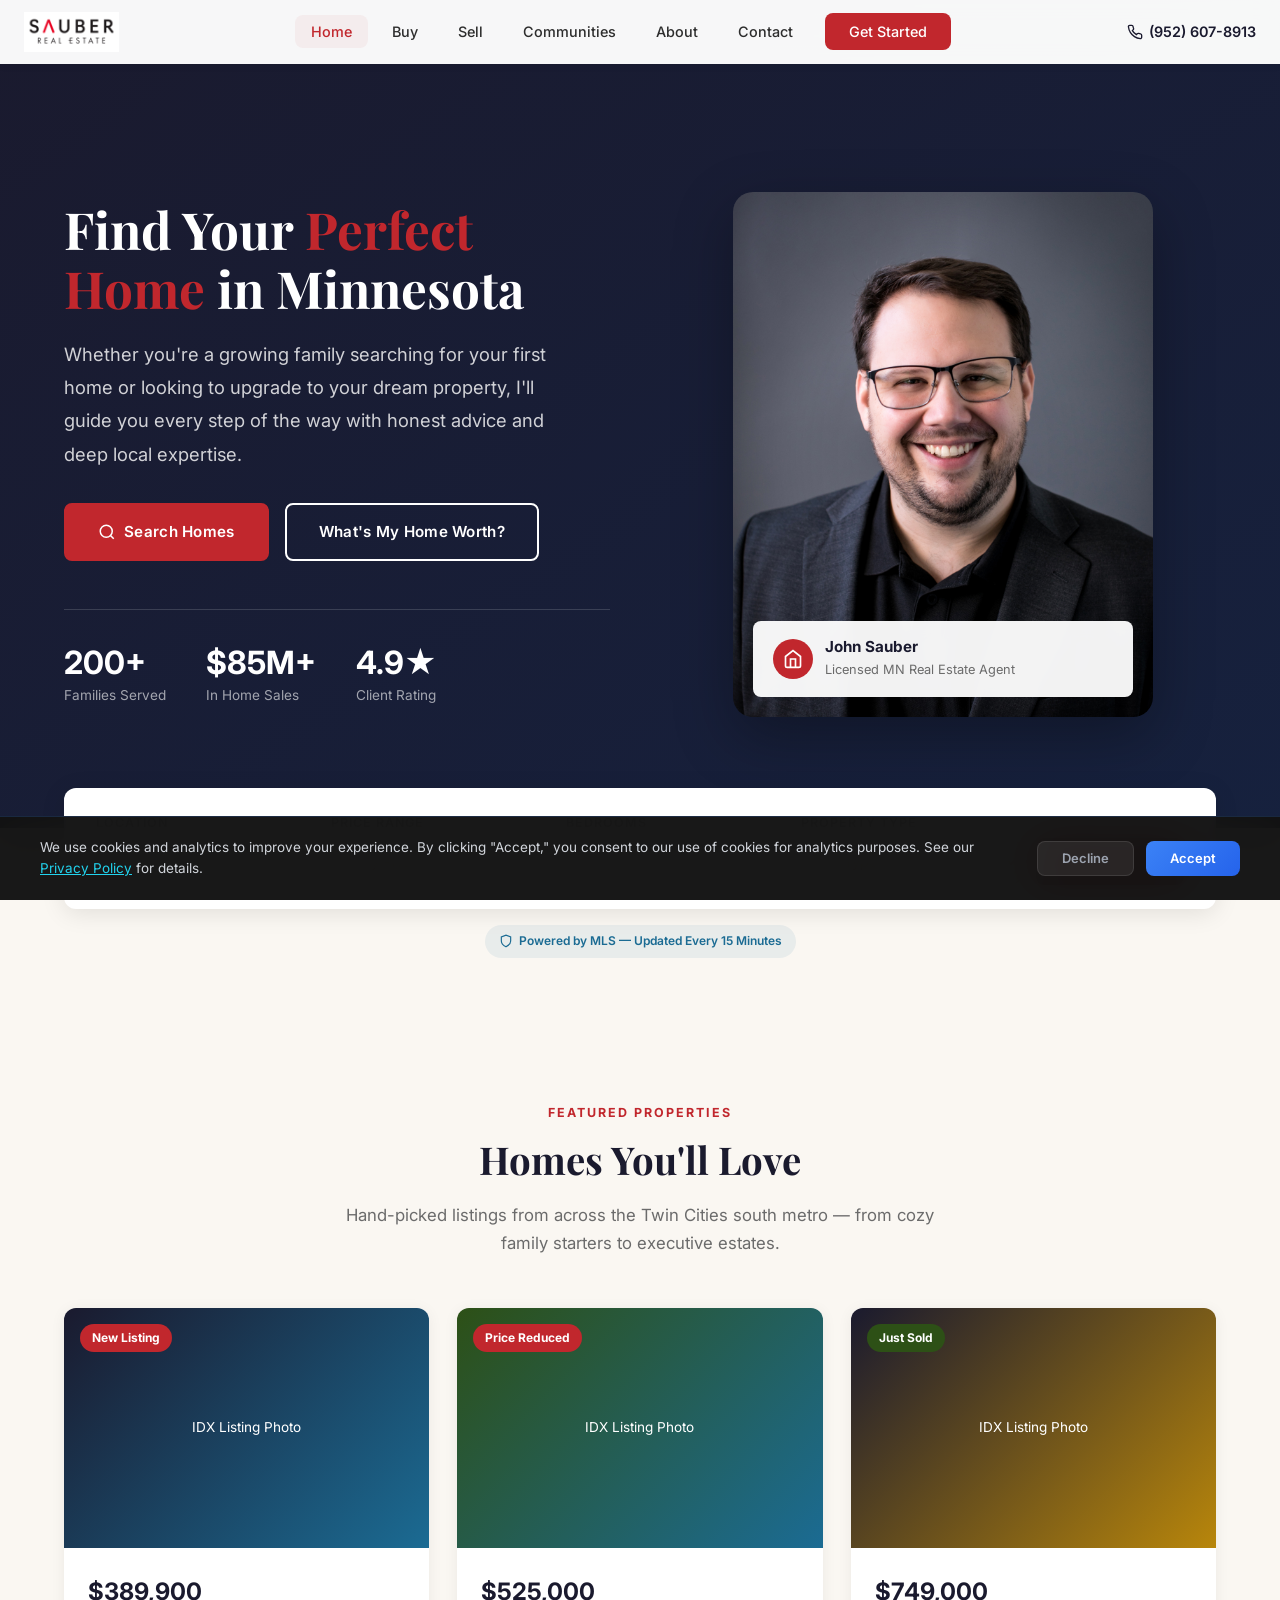
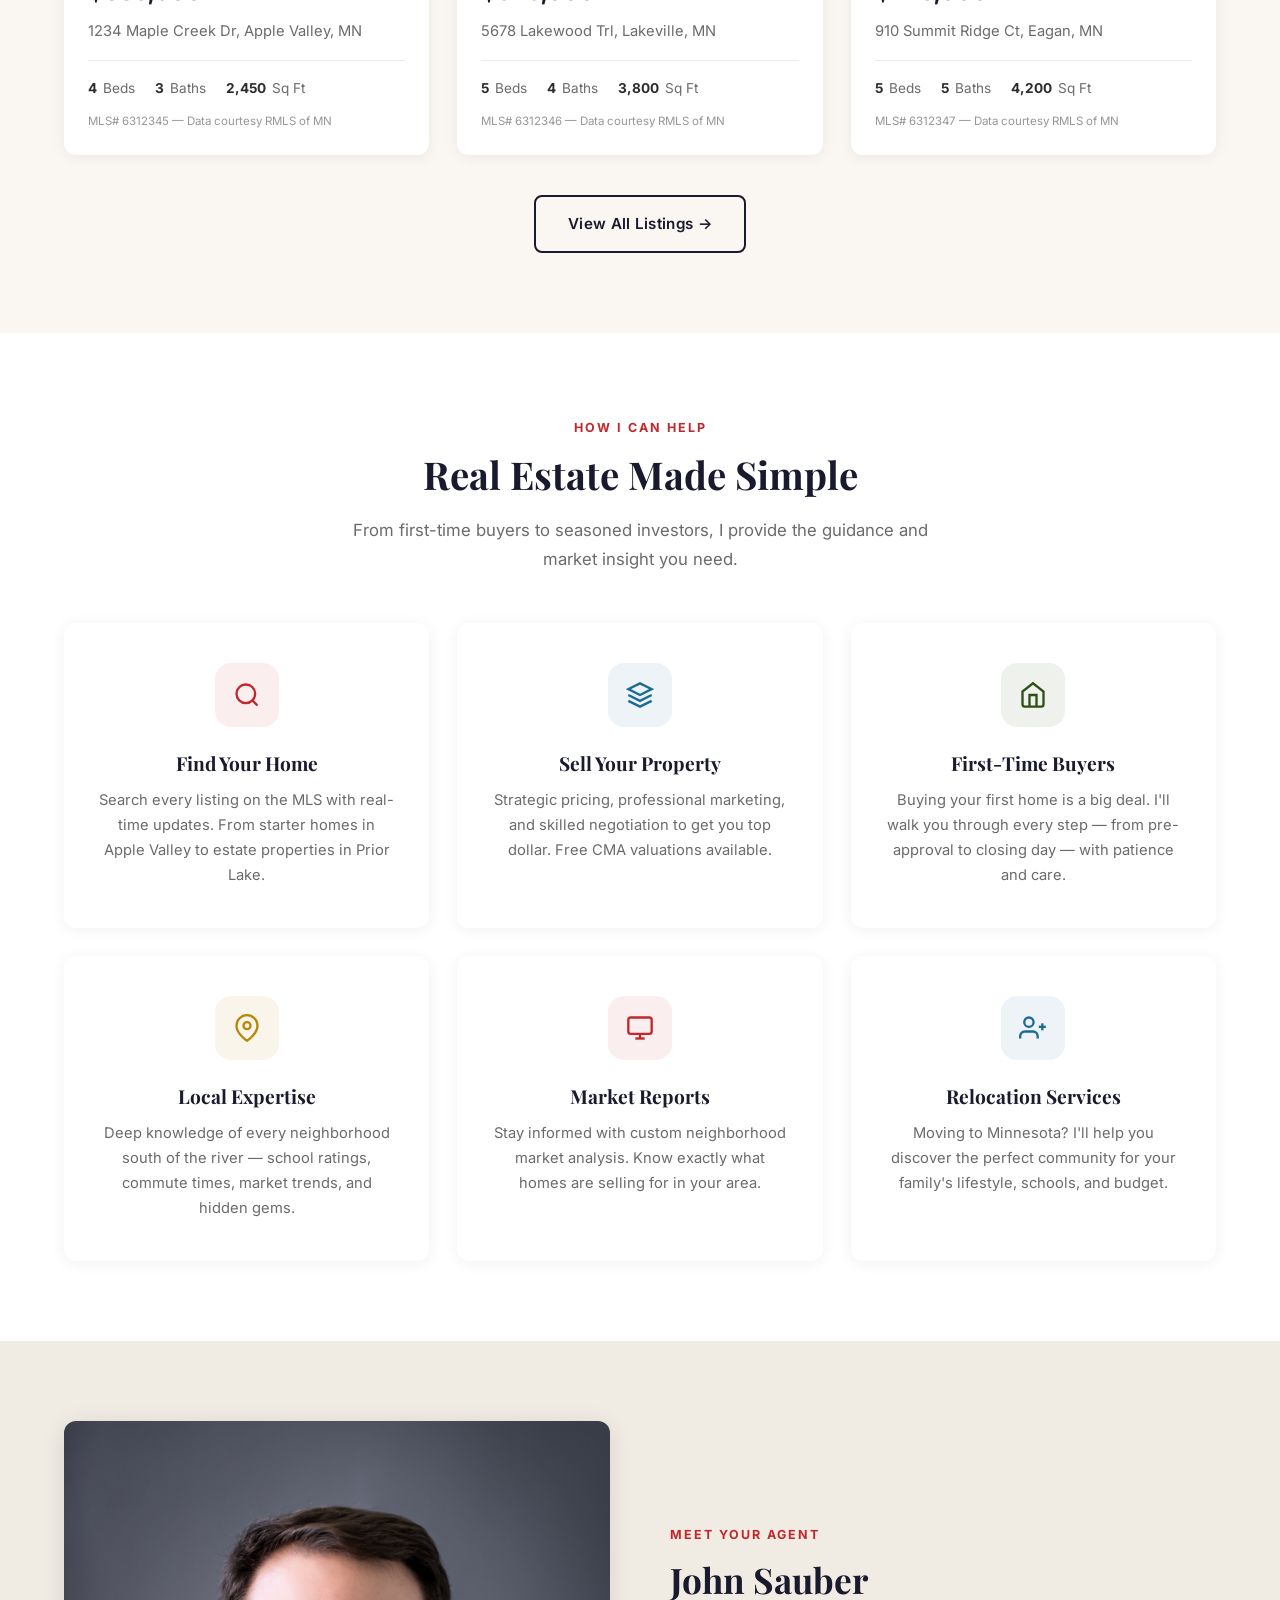
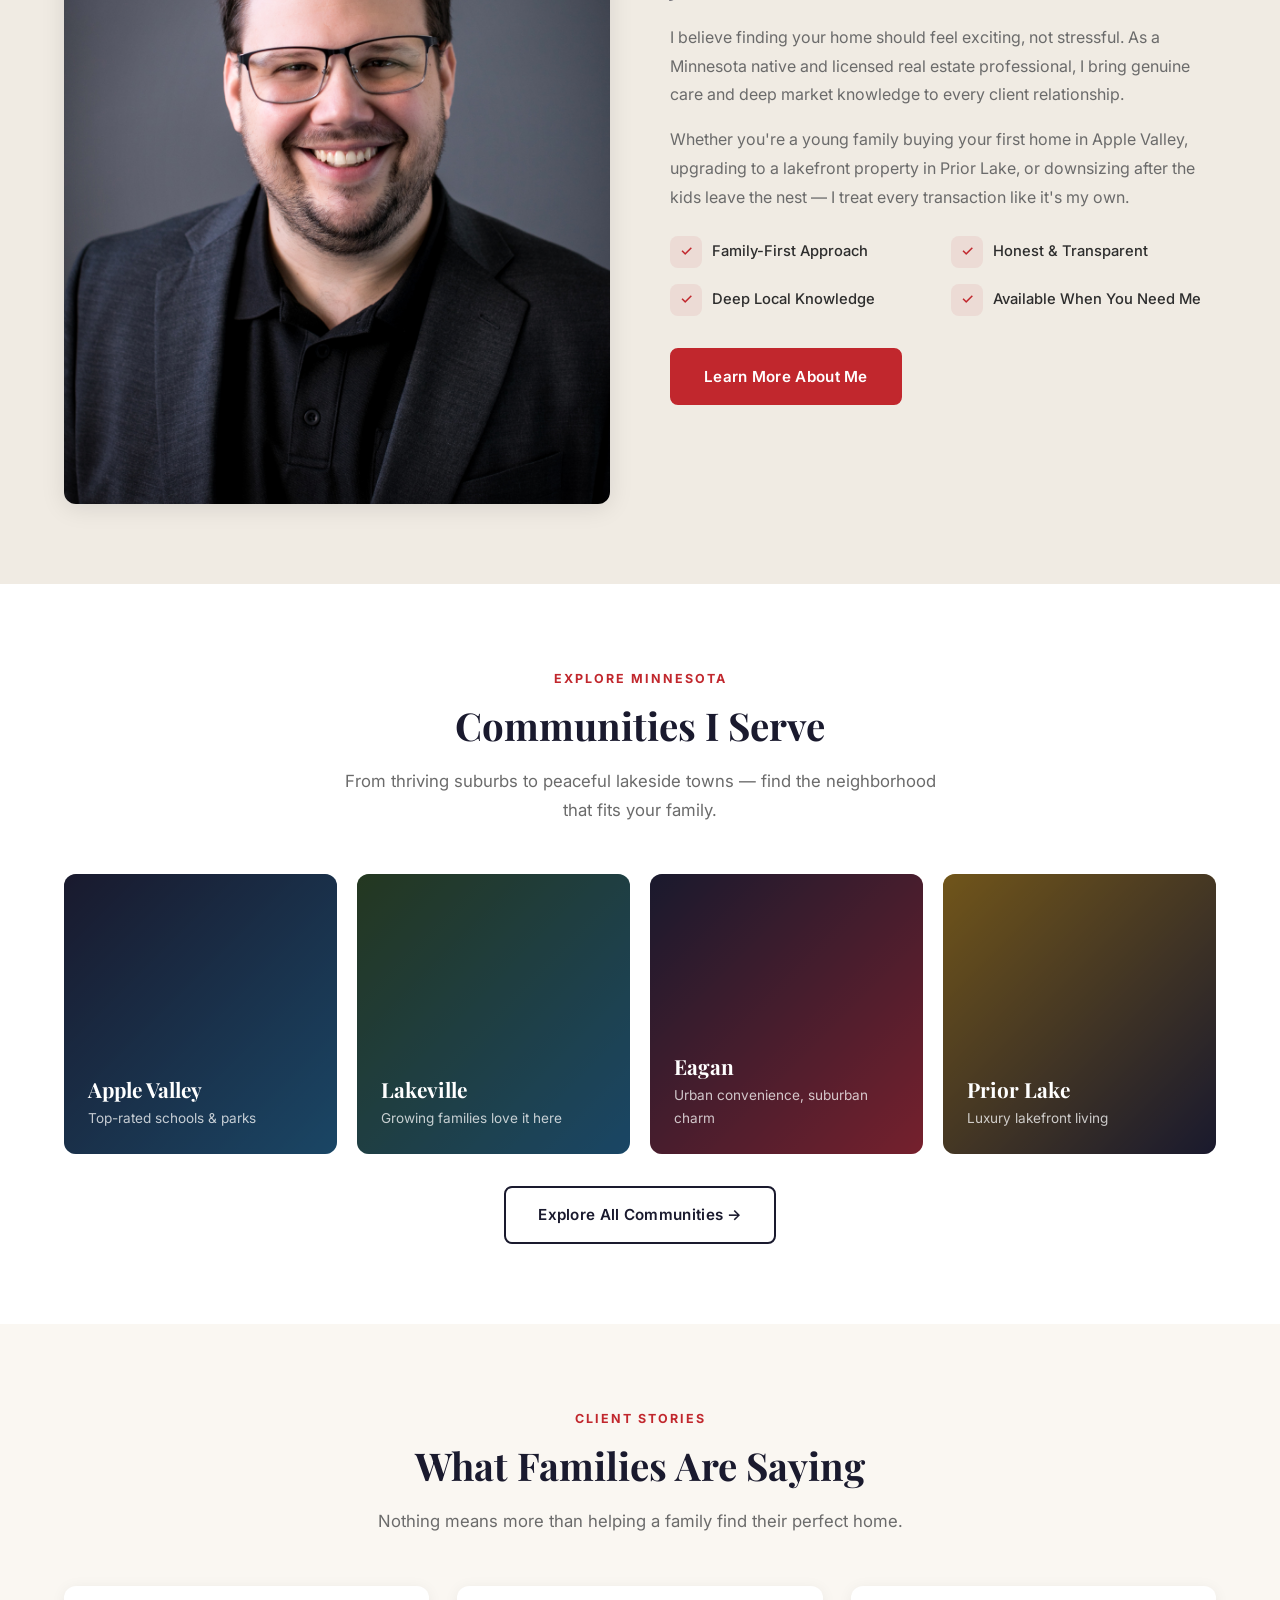
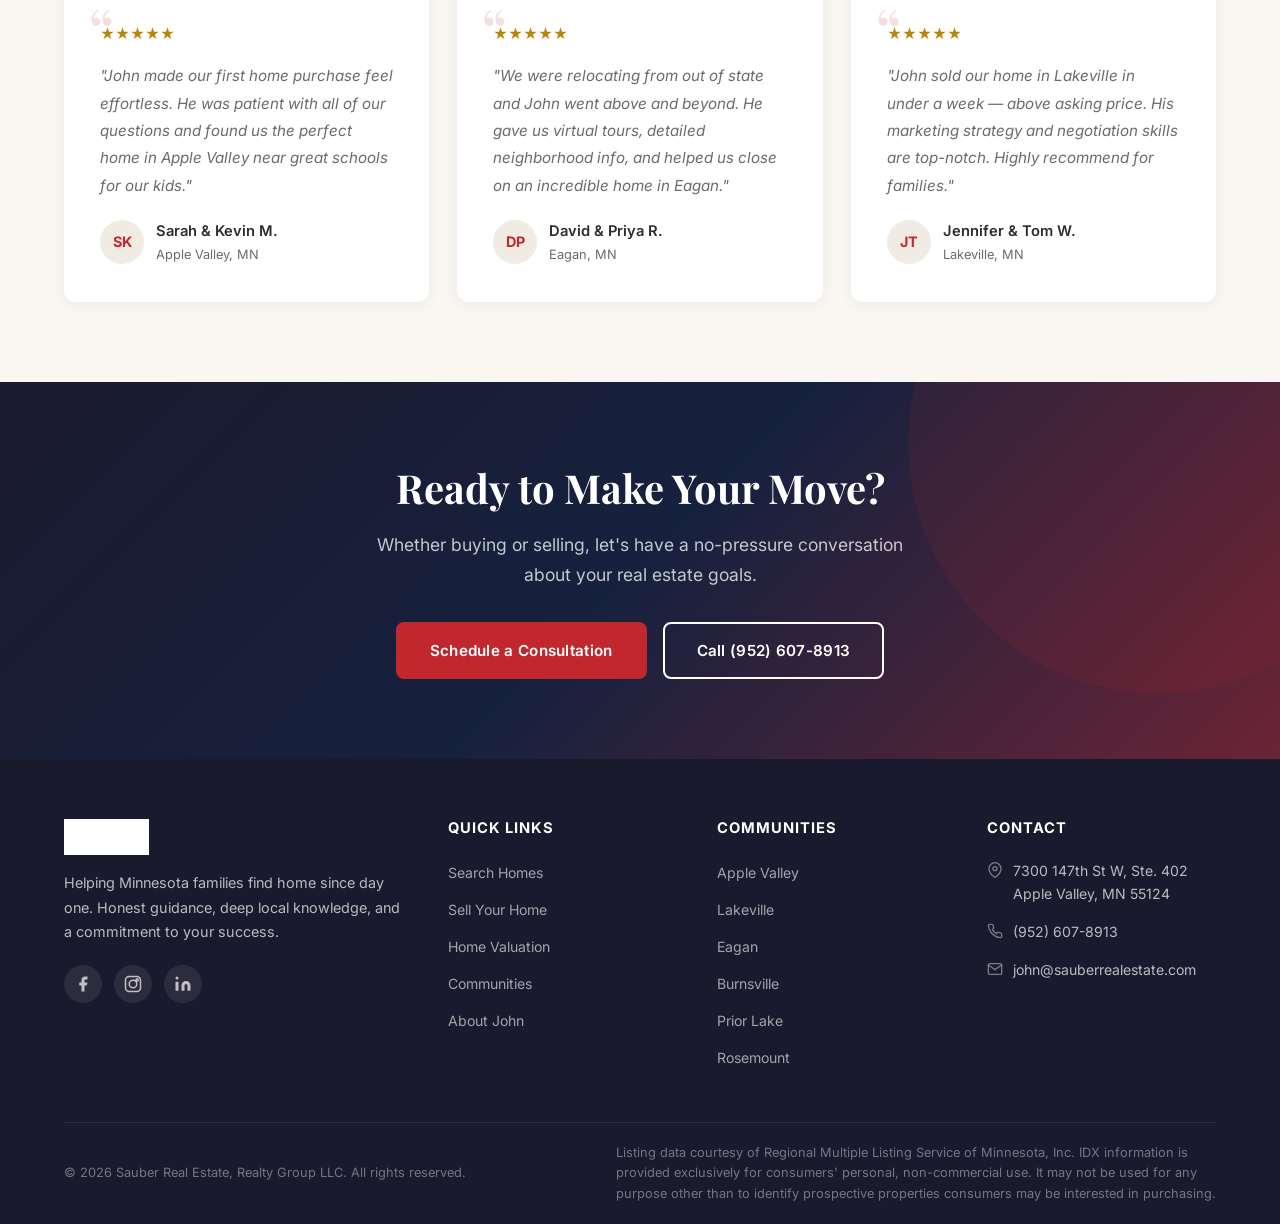
<file: index.html>
<!DOCTYPE html>
<html lang="en">
<head>
  <meta charset="UTF-8">
  <meta name="viewport" content="width=device-width, initial-scale=1.0">
  <title>Sauber Real Estate | Your Minnesota Home Expert</title>
  <meta name="description" content="John Sauber — trusted Minnesota real estate agent helping families find their perfect home in Apple Valley, Lakeville, Burnsville, Eagan and beyond.">
  <link rel="icon" type="image/png" href="assets/images/logo.png">
  <link rel="preconnect" href="https://fonts.googleapis.com">
  <link rel="preconnect" href="https://fonts.gstatic.com" crossorigin>
  <link href="https://fonts.googleapis.com/css2?family=Inter:wght@300;400;500;600;700;800&family=Playfair+Display:wght@400;500;600;700&display=swap" rel="stylesheet">
  <link rel="stylesheet" href="css/styles.css">
</head>
<body>

  <!-- ========== NAVIGATION ========== -->
  <nav class="navbar">
    <div class="nav-inner">
      <a href="index.html" class="nav-logo">
        <img src="assets/images/logo.png" alt="Sauber Real Estate">
      </a>
      <ul class="nav-links">
        <li><a href="index.html" class="active">Home</a></li>
        <li class="nav-dropdown">
          <a href="buy.html">Buy</a>
          <ul class="nav-dropdown-menu">
            <li><a href="buy.html">Search Homes</a></li>
            <li><a href="buy.html#idx-search">Advanced Search</a></li>
            <li><a href="buy.html#map-search">Map Search</a></li>
            <li><a href="communities.html">Communities</a></li>
          </ul>
        </li>
        <li class="nav-dropdown">
          <a href="sell.html">Sell</a>
          <ul class="nav-dropdown-menu">
            <li><a href="sell.html">Selling Process</a></li>
            <li><a href="sell.html#valuation">Home Valuation</a></li>
            <li><a href="sell.html#market-report">Market Reports</a></li>
          </ul>
        </li>
        <li><a href="communities.html">Communities</a></li>
        <li><a href="about.html">About</a></li>
        <li><a href="contact.html">Contact</a></li>
        <li><a href="contact.html" class="nav-cta">Get Started</a></li>
      </ul>
      <a href="tel:9526078913" class="nav-phone">
        <svg width="16" height="16" viewBox="0 0 24 24" fill="none" stroke="currentColor" stroke-width="2"><path d="M22 16.92v3a2 2 0 0 1-2.18 2 19.79 19.79 0 0 1-8.63-3.07 19.5 19.5 0 0 1-6-6 19.79 19.79 0 0 1-3.07-8.67A2 2 0 0 1 4.11 2h3a2 2 0 0 1 2 1.72 12.84 12.84 0 0 0 .7 2.81 2 2 0 0 1-.45 2.11L8.09 9.91a16 16 0 0 0 6 6l1.27-1.27a2 2 0 0 1 2.11-.45 12.84 12.84 0 0 0 2.81.7A2 2 0 0 1 22 16.92z"/></svg>
        (952) 607-8913
      </a>
      <button class="nav-toggle" aria-label="Menu">
        <span></span><span></span><span></span>
      </button>
    </div>
  </nav>

  <!-- ========== HERO ========== -->
  <section class="hero">
    <div class="hero-bg-overlay"></div>
    <div class="container">
      <div class="hero-content">
        <div class="hero-text">
          <h1>Find Your <span>Perfect Home</span> in Minnesota</h1>
          <p>Whether you're a growing family searching for your first home or looking to upgrade to your dream property, I'll guide you every step of the way with honest advice and deep local expertise.</p>
          <div class="hero-buttons">
            <a href="buy.html" class="btn btn-primary">
              <svg width="18" height="18" viewBox="0 0 24 24" fill="none" stroke="currentColor" stroke-width="2"><circle cx="11" cy="11" r="8"/><path d="m21 21-4.35-4.35"/></svg>
              Search Homes
            </a>
            <a href="sell.html#valuation" class="btn btn-outline-white">What's My Home Worth?</a>
          </div>
          <div class="hero-stats">
            <div class="hero-stat">
              <h3>200+</h3>
              <p>Families Served</p>
            </div>
            <div class="hero-stat">
              <h3>$85M+</h3>
              <p>In Home Sales</p>
            </div>
            <div class="hero-stat">
              <h3>4.9★</h3>
              <p>Client Rating</p>
            </div>
          </div>
        </div>
        <div class="hero-image-wrapper">
          <div class="hero-image-card">
            <img src="assets/images/john-sauber.jpg" alt="John Sauber - Your Minnesota Real Estate Expert">
            <div class="hero-image-badge">
              <div class="badge-icon">
                <svg width="20" height="20" viewBox="0 0 24 24" fill="none" stroke="currentColor" stroke-width="2"><path d="M3 9l9-7 9 7v11a2 2 0 0 1-2 2H5a2 2 0 0 1-2-2z"/><polyline points="9 22 9 12 15 12 15 22"/></svg>
              </div>
              <div>
                <h4>John Sauber</h4>
                <p>Licensed MN Real Estate Agent</p>
              </div>
            </div>
          </div>
        </div>
      </div>
    </div>
  </section>

  <!-- ========== PROPERTY SEARCH BAR (IDX Integration Point) ========== -->
  <section class="search-section">
    <div class="container">
      <form class="search-bar" id="propertySearch">
        <div class="search-field">
          <label>Location</label>
          <select>
            <option value="">All Areas</option>
            <option>Apple Valley</option>
            <option>Bloomington</option>
            <option>Burnsville</option>
            <option>Eagan</option>
            <option>Farmington</option>
            <option>Lakeville</option>
            <option>Prior Lake</option>
            <option>Rosemount</option>
            <option>Savage</option>
          </select>
        </div>
        <div class="search-field">
          <label>Price Range</label>
          <select>
            <option value="">Any Price</option>
            <option>$150K - $300K</option>
            <option>$300K - $450K</option>
            <option>$450K - $600K</option>
            <option>$600K - $800K</option>
            <option>$800K - $1M+</option>
          </select>
        </div>
        <div class="search-field">
          <label>Bedrooms</label>
          <select>
            <option value="">Any</option>
            <option>2+</option>
            <option>3+</option>
            <option>4+</option>
            <option>5+</option>
          </select>
        </div>
        <div class="search-field">
          <label>Property Type</label>
          <select>
            <option value="">All Types</option>
            <option>Single Family</option>
            <option>Townhome</option>
            <option>Condo</option>
            <option>Multi-Family</option>
            <option>Land</option>
          </select>
        </div>
        <button type="submit" class="btn btn-primary">
          <svg width="18" height="18" viewBox="0 0 24 24" fill="none" stroke="currentColor" stroke-width="2"><circle cx="11" cy="11" r="8"/><path d="m21 21-4.35-4.35"/></svg>
          Search
        </button>
      </form>
      <div class="text-center">
        <span class="idx-badge">
          <svg viewBox="0 0 24 24" fill="none" stroke="currentColor" stroke-width="2"><path d="M12 22s8-4 8-10V5l-8-3-8 3v7c0 6 8 10 8 10z"/></svg>
          Powered by MLS — Updated Every 15 Minutes
        </span>
      </div>
    </div>
  </section>

  <!-- ========== FEATURED LISTINGS (IDX Integration Point) ========== -->
  <section class="section-padding bg-cream">
    <div class="container">
      <div class="section-header text-center">
        <span class="label">Featured Properties</span>
        <h2>Homes You'll Love</h2>
        <p>Hand-picked listings from across the Twin Cities south metro — from cozy family starters to executive estates.</p>
      </div>

      <!-- IDX/MLS INTEGRATION NOTE:
           Replace these static cards with your IDX provider's widget or API feed.
           Supported providers: iHomeFinder, IDX Broker, Showcase IDX, ihomefinder
           Add your IDX script/iframe in this section. -->

      <div class="listings-grid">
        <!-- Listing 1 -->
        <div class="listing-card">
          <div class="listing-image">
            <div class="community-gradient"></div>
            <span class="listing-badge">New Listing</span>
            <p class="placeholder-text" style="position:absolute;color:white;z-index:1;">IDX Listing Photo</p>
          </div>
          <div class="listing-details">
            <div class="listing-price">$389,900</div>
            <div class="listing-address">1234 Maple Creek Dr, Apple Valley, MN</div>
            <div class="listing-features">
              <span class="listing-feature"><strong>4</strong> Beds</span>
              <span class="listing-feature"><strong>3</strong> Baths</span>
              <span class="listing-feature"><strong>2,450</strong> Sq Ft</span>
            </div>
            <p class="listing-mls-tag">MLS# 6312345 — Data courtesy RMLS of MN</p>
          </div>
        </div>

        <!-- Listing 2 -->
        <div class="listing-card">
          <div class="listing-image">
            <div class="community-gradient" style="background: linear-gradient(135deg, #2d5016, #1b6b93);"></div>
            <span class="listing-badge">Price Reduced</span>
            <p class="placeholder-text" style="position:absolute;color:white;z-index:1;">IDX Listing Photo</p>
          </div>
          <div class="listing-details">
            <div class="listing-price">$525,000</div>
            <div class="listing-address">5678 Lakewood Trl, Lakeville, MN</div>
            <div class="listing-features">
              <span class="listing-feature"><strong>5</strong> Beds</span>
              <span class="listing-feature"><strong>4</strong> Baths</span>
              <span class="listing-feature"><strong>3,800</strong> Sq Ft</span>
            </div>
            <p class="listing-mls-tag">MLS# 6312346 — Data courtesy RMLS of MN</p>
          </div>
        </div>

        <!-- Listing 3 -->
        <div class="listing-card">
          <div class="listing-image">
            <div class="community-gradient" style="background: linear-gradient(135deg, #1a1a2e, #b8860b);"></div>
            <span class="listing-badge sold">Just Sold</span>
            <p class="placeholder-text" style="position:absolute;color:white;z-index:1;">IDX Listing Photo</p>
          </div>
          <div class="listing-details">
            <div class="listing-price">$749,000</div>
            <div class="listing-address">910 Summit Ridge Ct, Eagan, MN</div>
            <div class="listing-features">
              <span class="listing-feature"><strong>5</strong> Beds</span>
              <span class="listing-feature"><strong>5</strong> Baths</span>
              <span class="listing-feature"><strong>4,200</strong> Sq Ft</span>
            </div>
            <p class="listing-mls-tag">MLS# 6312347 — Data courtesy RMLS of MN</p>
          </div>
        </div>
      </div>

      <div class="text-center" style="margin-top: 40px;">
        <a href="buy.html" class="btn btn-outline">View All Listings →</a>
      </div>
    </div>
  </section>

  <!-- ========== SERVICES ========== -->
  <section class="section-padding bg-white">
    <div class="container">
      <div class="section-header text-center">
        <span class="label">How I Can Help</span>
        <h2>Real Estate Made Simple</h2>
        <p>From first-time buyers to seasoned investors, I provide the guidance and market insight you need.</p>
      </div>
      <div class="services-grid">
        <div class="service-card">
          <div class="service-icon red">
            <svg width="28" height="28" viewBox="0 0 24 24" fill="none" stroke="currentColor" stroke-width="2"><circle cx="11" cy="11" r="8"/><path d="m21 21-4.35-4.35"/></svg>
          </div>
          <h3>Find Your Home</h3>
          <p>Search every listing on the MLS with real-time updates. From starter homes in Apple Valley to estate properties in Prior Lake.</p>
        </div>
        <div class="service-card">
          <div class="service-icon blue">
            <svg width="28" height="28" viewBox="0 0 24 24" fill="none" stroke="currentColor" stroke-width="2"><path d="M12 2L2 7l10 5 10-5-10-5z"/><path d="M2 17l10 5 10-5"/><path d="M2 12l10 5 10-5"/></svg>
          </div>
          <h3>Sell Your Property</h3>
          <p>Strategic pricing, professional marketing, and skilled negotiation to get you top dollar. Free CMA valuations available.</p>
        </div>
        <div class="service-card">
          <div class="service-icon green">
            <svg width="28" height="28" viewBox="0 0 24 24" fill="none" stroke="currentColor" stroke-width="2"><path d="M3 9l9-7 9 7v11a2 2 0 0 1-2 2H5a2 2 0 0 1-2-2z"/><polyline points="9 22 9 12 15 12 15 22"/></svg>
          </div>
          <h3>First-Time Buyers</h3>
          <p>Buying your first home is a big deal. I'll walk you through every step — from pre-approval to closing day — with patience and care.</p>
        </div>
        <div class="service-card">
          <div class="service-icon gold">
            <svg width="28" height="28" viewBox="0 0 24 24" fill="none" stroke="currentColor" stroke-width="2"><path d="M21 10c0 7-9 13-9 13s-9-6-9-13a9 9 0 0 1 18 0z"/><circle cx="12" cy="10" r="3"/></svg>
          </div>
          <h3>Local Expertise</h3>
          <p>Deep knowledge of every neighborhood south of the river — school ratings, commute times, market trends, and hidden gems.</p>
        </div>
        <div class="service-card">
          <div class="service-icon red">
            <svg width="28" height="28" viewBox="0 0 24 24" fill="none" stroke="currentColor" stroke-width="2"><rect x="2" y="3" width="20" height="14" rx="2"/><line x1="8" y1="21" x2="16" y2="21"/><line x1="12" y1="17" x2="12" y2="21"/></svg>
          </div>
          <h3>Market Reports</h3>
          <p>Stay informed with custom neighborhood market analysis. Know exactly what homes are selling for in your area.</p>
        </div>
        <div class="service-card">
          <div class="service-icon blue">
            <svg width="28" height="28" viewBox="0 0 24 24" fill="none" stroke="currentColor" stroke-width="2"><path d="M16 21v-2a4 4 0 0 0-4-4H5a4 4 0 0 0-4 4v2"/><circle cx="8.5" cy="7" r="4"/><line x1="20" y1="8" x2="20" y2="14"/><line x1="23" y1="11" x2="17" y2="11"/></svg>
          </div>
          <h3>Relocation Services</h3>
          <p>Moving to Minnesota? I'll help you discover the perfect community for your family's lifestyle, schools, and budget.</p>
        </div>
      </div>
    </div>
  </section>

  <!-- ========== ABOUT JOHN ========== -->
  <section class="section-padding bg-beige">
    <div class="container">
      <div class="about-grid">
        <div class="about-image">
          <img src="assets/images/john-sauber.jpg" alt="John Sauber — Sauber Real Estate" loading="lazy">
          <div class="about-image-accent"></div>
        </div>
        <div class="about-content">
          <span class="label">Meet Your Agent</span>
          <h2>John Sauber</h2>
          <p>I believe finding your home should feel exciting, not stressful. As a Minnesota native and licensed real estate professional, I bring genuine care and deep market knowledge to every client relationship.</p>
          <p>Whether you're a young family buying your first home in Apple Valley, upgrading to a lakefront property in Prior Lake, or downsizing after the kids leave the nest — I treat every transaction like it's my own.</p>
          <div class="about-values">
            <div class="about-value">
              <div class="about-value-icon">✓</div>
              <span>Family-First Approach</span>
            </div>
            <div class="about-value">
              <div class="about-value-icon">✓</div>
              <span>Honest & Transparent</span>
            </div>
            <div class="about-value">
              <div class="about-value-icon">✓</div>
              <span>Deep Local Knowledge</span>
            </div>
            <div class="about-value">
              <div class="about-value-icon">✓</div>
              <span>Available When You Need Me</span>
            </div>
          </div>
          <div style="margin-top: 32px;">
            <a href="about.html" class="btn btn-primary">Learn More About Me</a>
          </div>
        </div>
      </div>
    </div>
  </section>

  <!-- ========== COMMUNITIES ========== -->
  <section class="section-padding bg-white">
    <div class="container">
      <div class="section-header text-center">
        <span class="label">Explore Minnesota</span>
        <h2>Communities I Serve</h2>
        <p>From thriving suburbs to peaceful lakeside towns — find the neighborhood that fits your family.</p>
      </div>
      <div class="communities-grid">
        <a href="communities.html#apple-valley" class="community-card">
          <div class="community-gradient"></div>
          <div class="community-overlay">
            <h3>Apple Valley</h3>
            <p>Top-rated schools & parks</p>
          </div>
        </a>
        <a href="communities.html#lakeville" class="community-card">
          <div class="community-gradient" style="background: linear-gradient(135deg, #2d5016, #1b6b93);"></div>
          <div class="community-overlay">
            <h3>Lakeville</h3>
            <p>Growing families love it here</p>
          </div>
        </a>
        <a href="communities.html#eagan" class="community-card">
          <div class="community-gradient" style="background: linear-gradient(135deg, #1a1a2e, #c1272d);"></div>
          <div class="community-overlay">
            <h3>Eagan</h3>
            <p>Urban convenience, suburban charm</p>
          </div>
        </a>
        <a href="communities.html#prior-lake" class="community-card">
          <div class="community-gradient" style="background: linear-gradient(135deg, #b8860b, #1a1a2e);"></div>
          <div class="community-overlay">
            <h3>Prior Lake</h3>
            <p>Luxury lakefront living</p>
          </div>
        </a>
      </div>
      <div class="text-center" style="margin-top: 32px;">
        <a href="communities.html" class="btn btn-outline">Explore All Communities →</a>
      </div>
    </div>
  </section>

  <!-- ========== TESTIMONIALS ========== -->
  <section class="section-padding bg-cream">
    <div class="container">
      <div class="section-header text-center">
        <span class="label">Client Stories</span>
        <h2>What Families Are Saying</h2>
        <p>Nothing means more than helping a family find their perfect home.</p>
      </div>
      <div class="testimonials-wrapper">
        <div class="testimonial-card">
          <div class="testimonial-stars">★★★★★</div>
          <p class="testimonial-text">"John made our first home purchase feel effortless. He was patient with all of our questions and found us the perfect home in Apple Valley near great schools for our kids."</p>
          <div class="testimonial-author">
            <div class="testimonial-avatar">SK</div>
            <div>
              <div class="testimonial-name">Sarah & Kevin M.</div>
              <div class="testimonial-location">Apple Valley, MN</div>
            </div>
          </div>
        </div>
        <div class="testimonial-card">
          <div class="testimonial-stars">★★★★★</div>
          <p class="testimonial-text">"We were relocating from out of state and John went above and beyond. He gave us virtual tours, detailed neighborhood info, and helped us close on an incredible home in Eagan."</p>
          <div class="testimonial-author">
            <div class="testimonial-avatar">DP</div>
            <div>
              <div class="testimonial-name">David & Priya R.</div>
              <div class="testimonial-location">Eagan, MN</div>
            </div>
          </div>
        </div>
        <div class="testimonial-card">
          <div class="testimonial-stars">★★★★★</div>
          <p class="testimonial-text">"John sold our home in Lakeville in under a week — above asking price. His marketing strategy and negotiation skills are top-notch. Highly recommend for families."</p>
          <div class="testimonial-author">
            <div class="testimonial-avatar">JT</div>
            <div>
              <div class="testimonial-name">Jennifer & Tom W.</div>
              <div class="testimonial-location">Lakeville, MN</div>
            </div>
          </div>
        </div>
      </div>
    </div>
  </section>

  <!-- ========== CTA BANNER ========== -->
  <section class="cta-banner">
    <div class="container" style="position:relative;z-index:1;">
      <h2>Ready to Make Your Move?</h2>
      <p>Whether buying or selling, let's have a no-pressure conversation about your real estate goals.</p>
      <div class="cta-buttons">
        <a href="contact.html" class="btn btn-primary">Schedule a Consultation</a>
        <a href="tel:9526078913" class="btn btn-outline-white">Call (952) 607-8913</a>
      </div>
    </div>
  </section>

  <!-- ========== FOOTER ========== -->
  <footer class="footer">
    <div class="container">
      <div class="footer-grid">
        <div class="footer-brand">
          <img src="assets/images/logo.png" alt="Sauber Real Estate">
          <p>Helping Minnesota families find home since day one. Honest guidance, deep local knowledge, and a commitment to your success.</p>
          <div class="footer-social">
            <a href="#" aria-label="Facebook">
              <svg width="18" height="18" viewBox="0 0 24 24" fill="currentColor"><path d="M18 2h-3a5 5 0 0 0-5 5v3H7v4h3v8h4v-8h3l1-4h-4V7a1 1 0 0 1 1-1h3z"/></svg>
            </a>
            <a href="#" aria-label="Instagram">
              <svg width="18" height="18" viewBox="0 0 24 24" fill="none" stroke="currentColor" stroke-width="2"><rect x="2" y="2" width="20" height="20" rx="5"/><circle cx="12" cy="12" r="5"/><circle cx="17.5" cy="6.5" r="1.5"/></svg>
            </a>
            <a href="#" aria-label="LinkedIn">
              <svg width="18" height="18" viewBox="0 0 24 24" fill="currentColor"><path d="M16 8a6 6 0 0 1 6 6v7h-4v-7a2 2 0 0 0-2-2 2 2 0 0 0-2 2v7h-4v-7a6 6 0 0 1 6-6z"/><rect x="2" y="9" width="4" height="12"/><circle cx="4" cy="4" r="2"/></svg>
            </a>
          </div>
        </div>
        <div class="footer-col">
          <h4>Quick Links</h4>
          <ul>
            <li><a href="buy.html">Search Homes</a></li>
            <li><a href="sell.html">Sell Your Home</a></li>
            <li><a href="sell.html#valuation">Home Valuation</a></li>
            <li><a href="communities.html">Communities</a></li>
            <li><a href="about.html">About John</a></li>
          </ul>
        </div>
        <div class="footer-col">
          <h4>Communities</h4>
          <ul>
            <li><a href="communities.html#apple-valley">Apple Valley</a></li>
            <li><a href="communities.html#lakeville">Lakeville</a></li>
            <li><a href="communities.html#eagan">Eagan</a></li>
            <li><a href="communities.html#burnsville">Burnsville</a></li>
            <li><a href="communities.html#prior-lake">Prior Lake</a></li>
            <li><a href="communities.html#rosemount">Rosemount</a></li>
          </ul>
        </div>
        <div class="footer-col">
          <h4>Contact</h4>
          <div class="footer-contact-item">
            <svg viewBox="0 0 24 24" fill="none" stroke="currentColor" stroke-width="2"><path d="M21 10c0 7-9 13-9 13s-9-6-9-13a9 9 0 0 1 18 0z"/><circle cx="12" cy="10" r="3"/></svg>
            <span>7300 147th St W, Ste. 402<br>Apple Valley, MN 55124</span>
          </div>
          <div class="footer-contact-item">
            <svg viewBox="0 0 24 24" fill="none" stroke="currentColor" stroke-width="2"><path d="M22 16.92v3a2 2 0 0 1-2.18 2 19.79 19.79 0 0 1-8.63-3.07 19.5 19.5 0 0 1-6-6 19.79 19.79 0 0 1-3.07-8.67A2 2 0 0 1 4.11 2h3a2 2 0 0 1 2 1.72 12.84 12.84 0 0 0 .7 2.81 2 2 0 0 1-.45 2.11L8.09 9.91a16 16 0 0 0 6 6l1.27-1.27a2 2 0 0 1 2.11-.45 12.84 12.84 0 0 0 2.81.7A2 2 0 0 1 22 16.92z"/></svg>
            <span>(952) 607-8913</span>
          </div>
          <div class="footer-contact-item">
            <svg viewBox="0 0 24 24" fill="none" stroke="currentColor" stroke-width="2"><path d="M4 4h16c1.1 0 2 .9 2 2v12c0 1.1-.9 2-2 2H4c-1.1 0-2-.9-2-2V6c0-1.1.9-2 2-2z"/><polyline points="22,6 12,13 2,6"/></svg>
            <span>john@sauberrealestate.com</span>
          </div>
        </div>
      </div>
      <div class="footer-bottom">
        <p>&copy; 2026 Sauber Real Estate, Realty Group LLC. All rights reserved.</p>
        <p class="footer-mls-disclaimer">Listing data courtesy of Regional Multiple Listing Service of Minnesota, Inc. IDX information is provided exclusively for consumers' personal, non-commercial use. It may not be used for any purpose other than to identify prospective properties consumers may be interested in purchasing.</p>
      </div>
    </div>
  </footer>

  <script src="js/main.js"></script>

  <!-- Analytics — consent-gated GA4 (G-CVF4MDVKJS), shared with AISymmetric -->
  <script src="cookie-consent.js"></script>
</body>
</html>
</file>
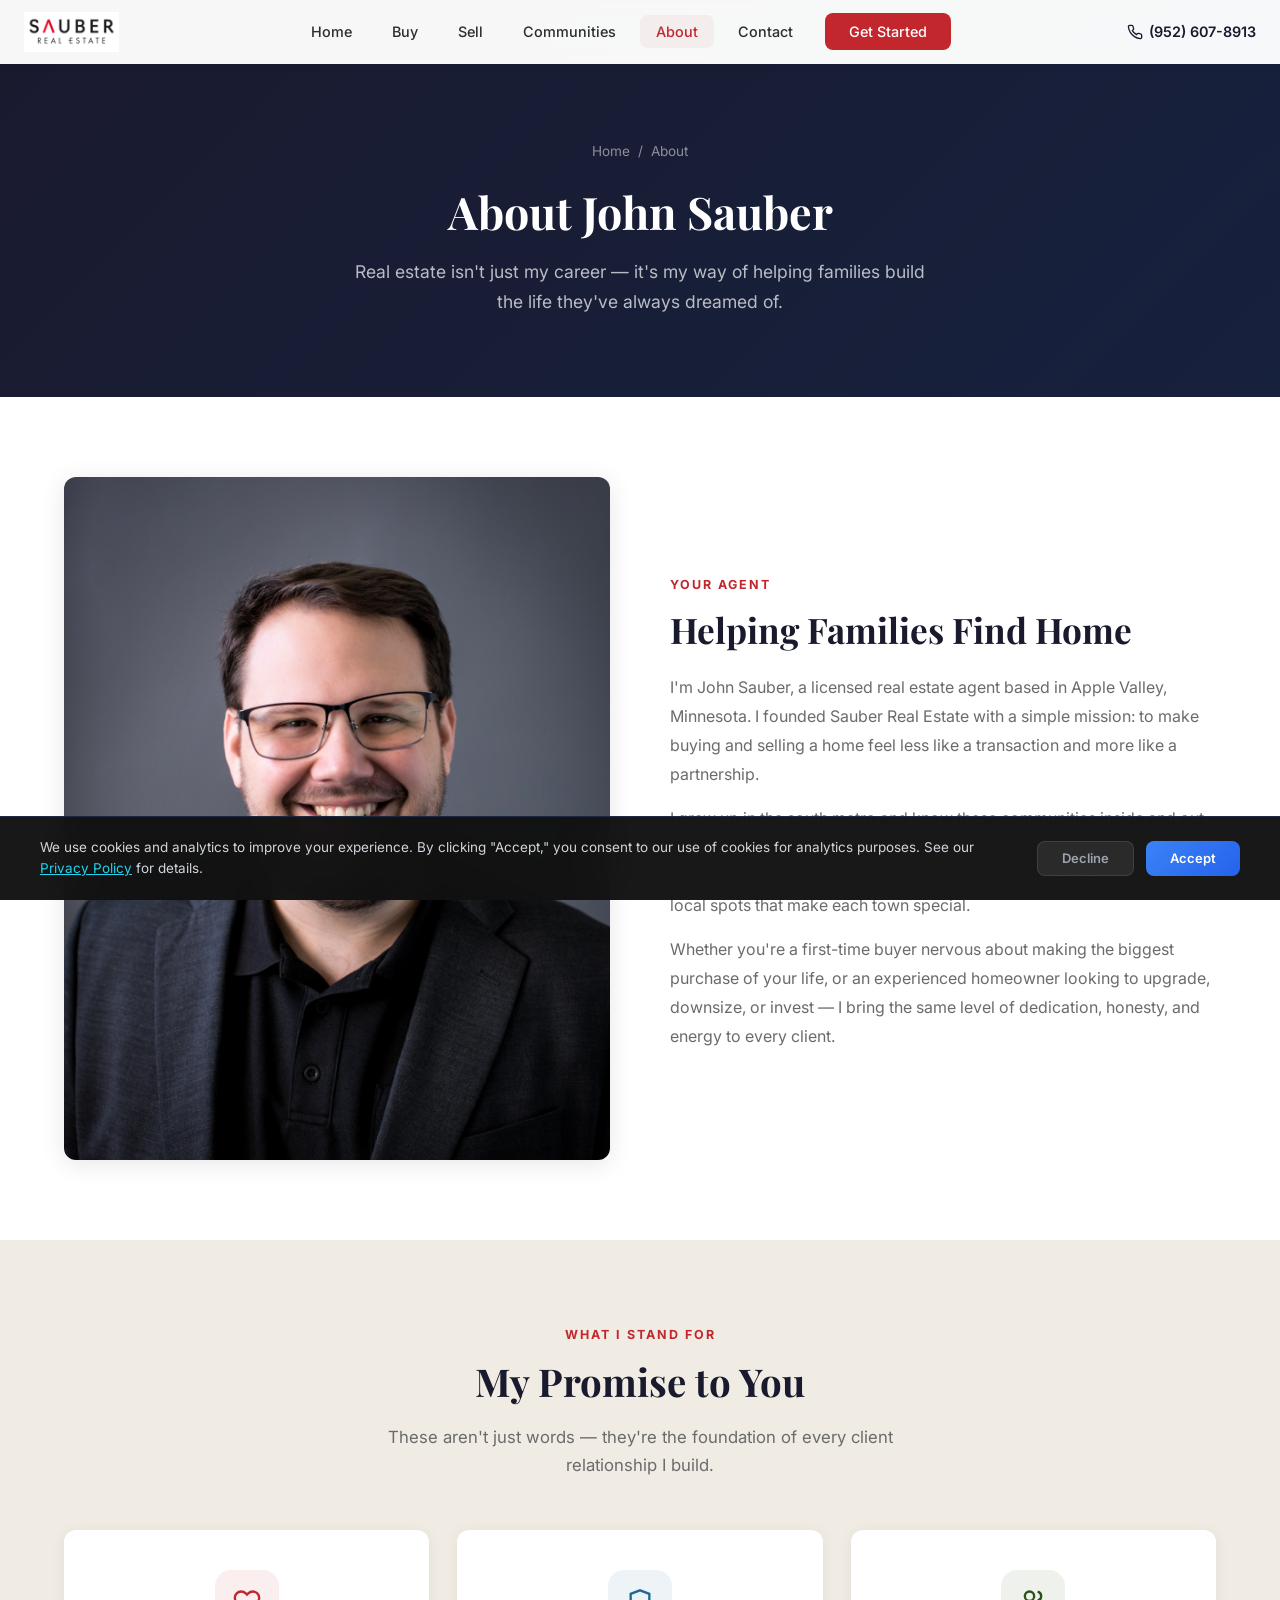
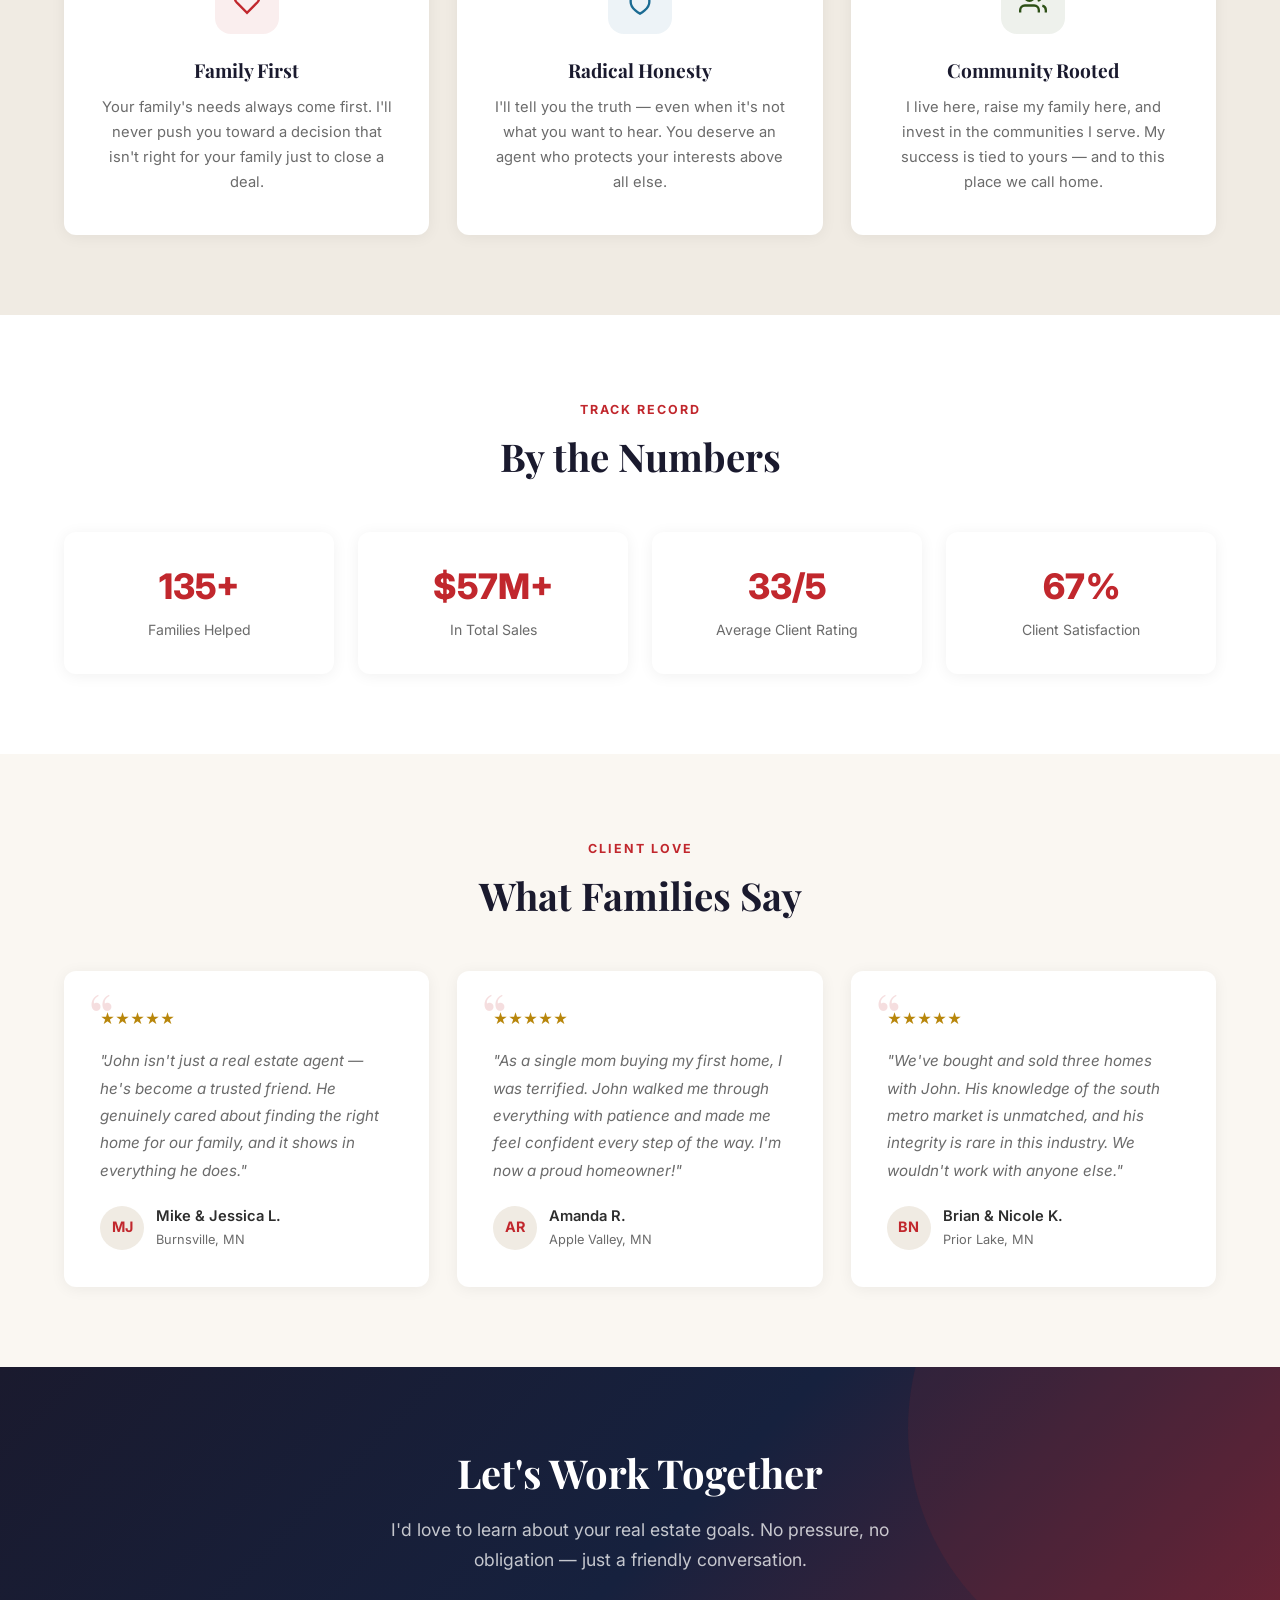
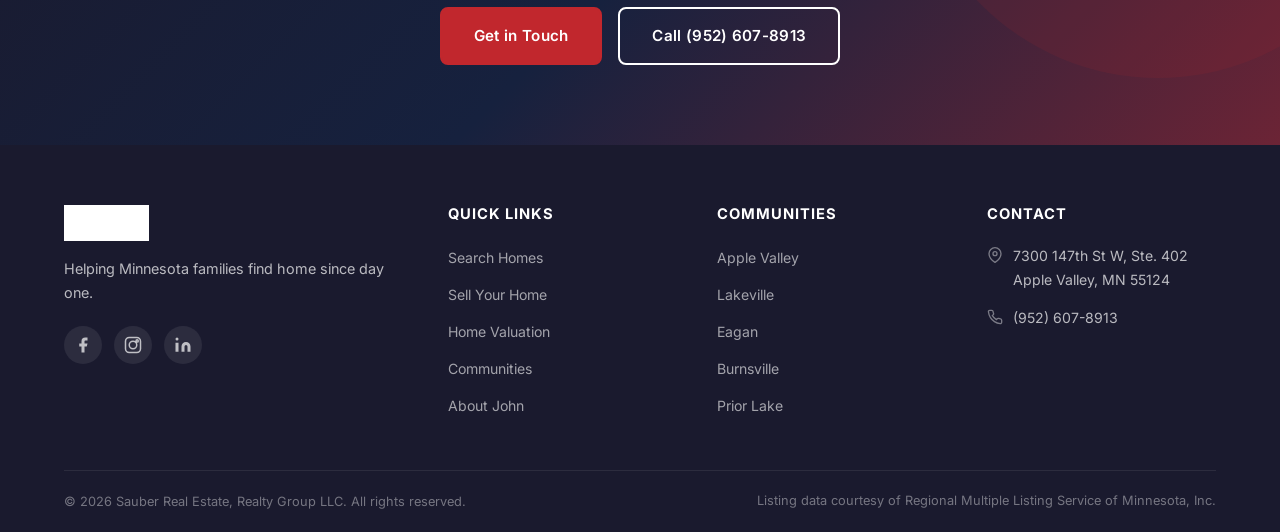
<file: about.html>
<!DOCTYPE html>
<html lang="en">
<head>
  <meta charset="UTF-8">
  <meta name="viewport" content="width=device-width, initial-scale=1.0">
  <title>About John Sauber | Sauber Real Estate — Your Minnesota Agent</title>
  <meta name="description" content="Meet John Sauber — a trusted Minnesota real estate agent dedicated to helping families buy and sell homes with honesty, expertise, and care.">
  <link rel="icon" type="image/png" href="assets/images/logo.png">
  <link rel="preconnect" href="https://fonts.googleapis.com">
  <link rel="preconnect" href="https://fonts.gstatic.com" crossorigin>
  <link href="https://fonts.googleapis.com/css2?family=Inter:wght@300;400;500;600;700;800&family=Playfair+Display:wght@400;500;600;700&display=swap" rel="stylesheet">
  <link rel="stylesheet" href="css/styles.css">
</head>
<body>

  <!-- Navigation -->
  <nav class="navbar">
    <div class="nav-inner">
      <a href="index.html" class="nav-logo"><img src="assets/images/logo.png" alt="Sauber Real Estate"></a>
      <ul class="nav-links">
        <li><a href="index.html">Home</a></li>
        <li><a href="buy.html">Buy</a></li>
        <li><a href="sell.html">Sell</a></li>
        <li><a href="communities.html">Communities</a></li>
        <li><a href="about.html" class="active">About</a></li>
        <li><a href="contact.html">Contact</a></li>
        <li><a href="contact.html" class="nav-cta">Get Started</a></li>
      </ul>
      <a href="tel:9526078913" class="nav-phone">
        <svg width="16" height="16" viewBox="0 0 24 24" fill="none" stroke="currentColor" stroke-width="2"><path d="M22 16.92v3a2 2 0 0 1-2.18 2 19.79 19.79 0 0 1-8.63-3.07 19.5 19.5 0 0 1-6-6 19.79 19.79 0 0 1-3.07-8.67A2 2 0 0 1 4.11 2h3a2 2 0 0 1 2 1.72 12.84 12.84 0 0 0 .7 2.81 2 2 0 0 1-.45 2.11L8.09 9.91a16 16 0 0 0 6 6l1.27-1.27a2 2 0 0 1 2.11-.45 12.84 12.84 0 0 0 2.81.7A2 2 0 0 1 22 16.92z"/></svg>
        (952) 607-8913
      </a>
      <button class="nav-toggle" aria-label="Menu"><span></span><span></span><span></span></button>
    </div>
  </nav>

  <!-- Page Hero -->
  <section class="page-hero">
    <div class="container">
      <div class="breadcrumb">
        <a href="index.html">Home</a> <span>/</span> <span>About</span>
      </div>
      <h1>About John Sauber</h1>
      <p>Real estate isn't just my career — it's my way of helping families build the life they've always dreamed of.</p>
    </div>
  </section>

  <!-- About Section -->
  <section class="section-padding bg-white">
    <div class="container">
      <div class="about-grid">
        <div class="about-image">
          <img src="assets/images/john-sauber.jpg" alt="John Sauber — Sauber Real Estate" loading="lazy">
          <div class="about-image-accent"></div>
        </div>
        <div class="about-content">
          <span class="label">Your Agent</span>
          <h2>Helping Families Find Home</h2>
          <p>I'm John Sauber, a licensed real estate agent based in Apple Valley, Minnesota. I founded Sauber Real Estate with a simple mission: to make buying and selling a home feel less like a transaction and more like a partnership.</p>
          <p>I grew up in the south metro and know these communities inside and out — the best neighborhoods for young families, the hidden-gem properties that don't last long, the school districts that parents rave about, and the local spots that make each town special.</p>
          <p>Whether you're a first-time buyer nervous about making the biggest purchase of your life, or an experienced homeowner looking to upgrade, downsize, or invest — I bring the same level of dedication, honesty, and energy to every client.</p>
        </div>
      </div>
    </div>
  </section>

  <!-- Values -->
  <section class="section-padding bg-beige">
    <div class="container">
      <div class="section-header text-center">
        <span class="label">What I Stand For</span>
        <h2>My Promise to You</h2>
        <p>These aren't just words — they're the foundation of every client relationship I build.</p>
      </div>
      <div class="services-grid">
        <div class="service-card">
          <div class="service-icon red">
            <svg width="28" height="28" viewBox="0 0 24 24" fill="none" stroke="currentColor" stroke-width="2"><path d="M20.84 4.61a5.5 5.5 0 0 0-7.78 0L12 5.67l-1.06-1.06a5.5 5.5 0 0 0-7.78 7.78l1.06 1.06L12 21.23l7.78-7.78 1.06-1.06a5.5 5.5 0 0 0 0-7.78z"/></svg>
          </div>
          <h3>Family First</h3>
          <p>Your family's needs always come first. I'll never push you toward a decision that isn't right for your family just to close a deal.</p>
        </div>
        <div class="service-card">
          <div class="service-icon blue">
            <svg width="28" height="28" viewBox="0 0 24 24" fill="none" stroke="currentColor" stroke-width="2"><path d="M12 22s8-4 8-10V5l-8-3-8 3v7c0 6 8 10 8 10z"/></svg>
          </div>
          <h3>Radical Honesty</h3>
          <p>I'll tell you the truth — even when it's not what you want to hear. You deserve an agent who protects your interests above all else.</p>
        </div>
        <div class="service-card">
          <div class="service-icon green">
            <svg width="28" height="28" viewBox="0 0 24 24" fill="none" stroke="currentColor" stroke-width="2"><path d="M17 21v-2a4 4 0 0 0-4-4H5a4 4 0 0 0-4 4v2"/><circle cx="9" cy="7" r="4"/><path d="M23 21v-2a4 4 0 0 0-3-3.87"/><path d="M16 3.13a4 4 0 0 1 0 7.75"/></svg>
          </div>
          <h3>Community Rooted</h3>
          <p>I live here, raise my family here, and invest in the communities I serve. My success is tied to yours — and to this place we call home.</p>
        </div>
      </div>
    </div>
  </section>

  <!-- By the Numbers -->
  <section class="section-padding bg-white">
    <div class="container">
      <div class="section-header text-center">
        <span class="label">Track Record</span>
        <h2>By the Numbers</h2>
      </div>
      <div class="stats-grid">
        <div class="stat-card">
          <h3 data-count="200" data-suffix="+">200+</h3>
          <p>Families Helped</p>
        </div>
        <div class="stat-card">
          <h3 data-count="85" data-prefix="$" data-suffix="M+">$85M+</h3>
          <p>In Total Sales</p>
        </div>
        <div class="stat-card">
          <h3 data-count="49" data-suffix="/5" data-prefix="">4.9/5</h3>
          <p>Average Client Rating</p>
        </div>
        <div class="stat-card">
          <h3 data-count="99" data-suffix="%">99%</h3>
          <p>Client Satisfaction</p>
        </div>
      </div>
    </div>
  </section>

  <!-- Testimonials -->
  <section class="section-padding bg-cream">
    <div class="container">
      <div class="section-header text-center">
        <span class="label">Client Love</span>
        <h2>What Families Say</h2>
      </div>
      <div class="testimonials-wrapper">
        <div class="testimonial-card">
          <div class="testimonial-stars">★★★★★</div>
          <p class="testimonial-text">"John isn't just a real estate agent — he's become a trusted friend. He genuinely cared about finding the right home for our family, and it shows in everything he does."</p>
          <div class="testimonial-author">
            <div class="testimonial-avatar">MJ</div>
            <div>
              <div class="testimonial-name">Mike & Jessica L.</div>
              <div class="testimonial-location">Burnsville, MN</div>
            </div>
          </div>
        </div>
        <div class="testimonial-card">
          <div class="testimonial-stars">★★★★★</div>
          <p class="testimonial-text">"As a single mom buying my first home, I was terrified. John walked me through everything with patience and made me feel confident every step of the way. I'm now a proud homeowner!"</p>
          <div class="testimonial-author">
            <div class="testimonial-avatar">AR</div>
            <div>
              <div class="testimonial-name">Amanda R.</div>
              <div class="testimonial-location">Apple Valley, MN</div>
            </div>
          </div>
        </div>
        <div class="testimonial-card">
          <div class="testimonial-stars">★★★★★</div>
          <p class="testimonial-text">"We've bought and sold three homes with John. His knowledge of the south metro market is unmatched, and his integrity is rare in this industry. We wouldn't work with anyone else."</p>
          <div class="testimonial-author">
            <div class="testimonial-avatar">BN</div>
            <div>
              <div class="testimonial-name">Brian & Nicole K.</div>
              <div class="testimonial-location">Prior Lake, MN</div>
            </div>
          </div>
        </div>
      </div>
    </div>
  </section>

  <!-- CTA -->
  <section class="cta-banner">
    <div class="container" style="position:relative;z-index:1;">
      <h2>Let's Work Together</h2>
      <p>I'd love to learn about your real estate goals. No pressure, no obligation — just a friendly conversation.</p>
      <div class="cta-buttons">
        <a href="contact.html" class="btn btn-primary">Get in Touch</a>
        <a href="tel:9526078913" class="btn btn-outline-white">Call (952) 607-8913</a>
      </div>
    </div>
  </section>

  <!-- Footer -->
  <footer class="footer">
    <div class="container">
      <div class="footer-grid">
        <div class="footer-brand">
          <img src="assets/images/logo.png" alt="Sauber Real Estate">
          <p>Helping Minnesota families find home since day one.</p>
          <div class="footer-social">
            <a href="#" aria-label="Facebook"><svg width="18" height="18" viewBox="0 0 24 24" fill="currentColor"><path d="M18 2h-3a5 5 0 0 0-5 5v3H7v4h3v8h4v-8h3l1-4h-4V7a1 1 0 0 1 1-1h3z"/></svg></a>
            <a href="#" aria-label="Instagram"><svg width="18" height="18" viewBox="0 0 24 24" fill="none" stroke="currentColor" stroke-width="2"><rect x="2" y="2" width="20" height="20" rx="5"/><circle cx="12" cy="12" r="5"/><circle cx="17.5" cy="6.5" r="1.5"/></svg></a>
            <a href="#" aria-label="LinkedIn"><svg width="18" height="18" viewBox="0 0 24 24" fill="currentColor"><path d="M16 8a6 6 0 0 1 6 6v7h-4v-7a2 2 0 0 0-2-2 2 2 0 0 0-2 2v7h-4v-7a6 6 0 0 1 6-6z"/><rect x="2" y="9" width="4" height="12"/><circle cx="4" cy="4" r="2"/></svg></a>
          </div>
        </div>
        <div class="footer-col"><h4>Quick Links</h4><ul><li><a href="buy.html">Search Homes</a></li><li><a href="sell.html">Sell Your Home</a></li><li><a href="sell.html#valuation">Home Valuation</a></li><li><a href="communities.html">Communities</a></li><li><a href="about.html">About John</a></li></ul></div>
        <div class="footer-col"><h4>Communities</h4><ul><li><a href="communities.html#apple-valley">Apple Valley</a></li><li><a href="communities.html#lakeville">Lakeville</a></li><li><a href="communities.html#eagan">Eagan</a></li><li><a href="communities.html#burnsville">Burnsville</a></li><li><a href="communities.html#prior-lake">Prior Lake</a></li></ul></div>
        <div class="footer-col">
          <h4>Contact</h4>
          <div class="footer-contact-item"><svg viewBox="0 0 24 24" fill="none" stroke="currentColor" stroke-width="2"><path d="M21 10c0 7-9 13-9 13s-9-6-9-13a9 9 0 0 1 18 0z"/><circle cx="12" cy="10" r="3"/></svg><span>7300 147th St W, Ste. 402<br>Apple Valley, MN 55124</span></div>
          <div class="footer-contact-item"><svg viewBox="0 0 24 24" fill="none" stroke="currentColor" stroke-width="2"><path d="M22 16.92v3a2 2 0 0 1-2.18 2 19.79 19.79 0 0 1-8.63-3.07 19.5 19.5 0 0 1-6-6 19.79 19.79 0 0 1-3.07-8.67A2 2 0 0 1 4.11 2h3a2 2 0 0 1 2 1.72 12.84 12.84 0 0 0 .7 2.81 2 2 0 0 1-.45 2.11L8.09 9.91a16 16 0 0 0 6 6l1.27-1.27a2 2 0 0 1 2.11-.45 12.84 12.84 0 0 0 2.81.7A2 2 0 0 1 22 16.92z"/></svg><span>(952) 607-8913</span></div>
        </div>
      </div>
      <div class="footer-bottom">
        <p>&copy; 2026 Sauber Real Estate, Realty Group LLC. All rights reserved.</p>
        <p class="footer-mls-disclaimer">Listing data courtesy of Regional Multiple Listing Service of Minnesota, Inc.</p>
      </div>
    </div>
  </footer>

  <script src="js/main.js"></script>

  <!-- Analytics — consent-gated GA4 (G-CVF4MDVKJS), shared with AISymmetric -->
  <script src="cookie-consent.js"></script>
</body>
</html>
</file>
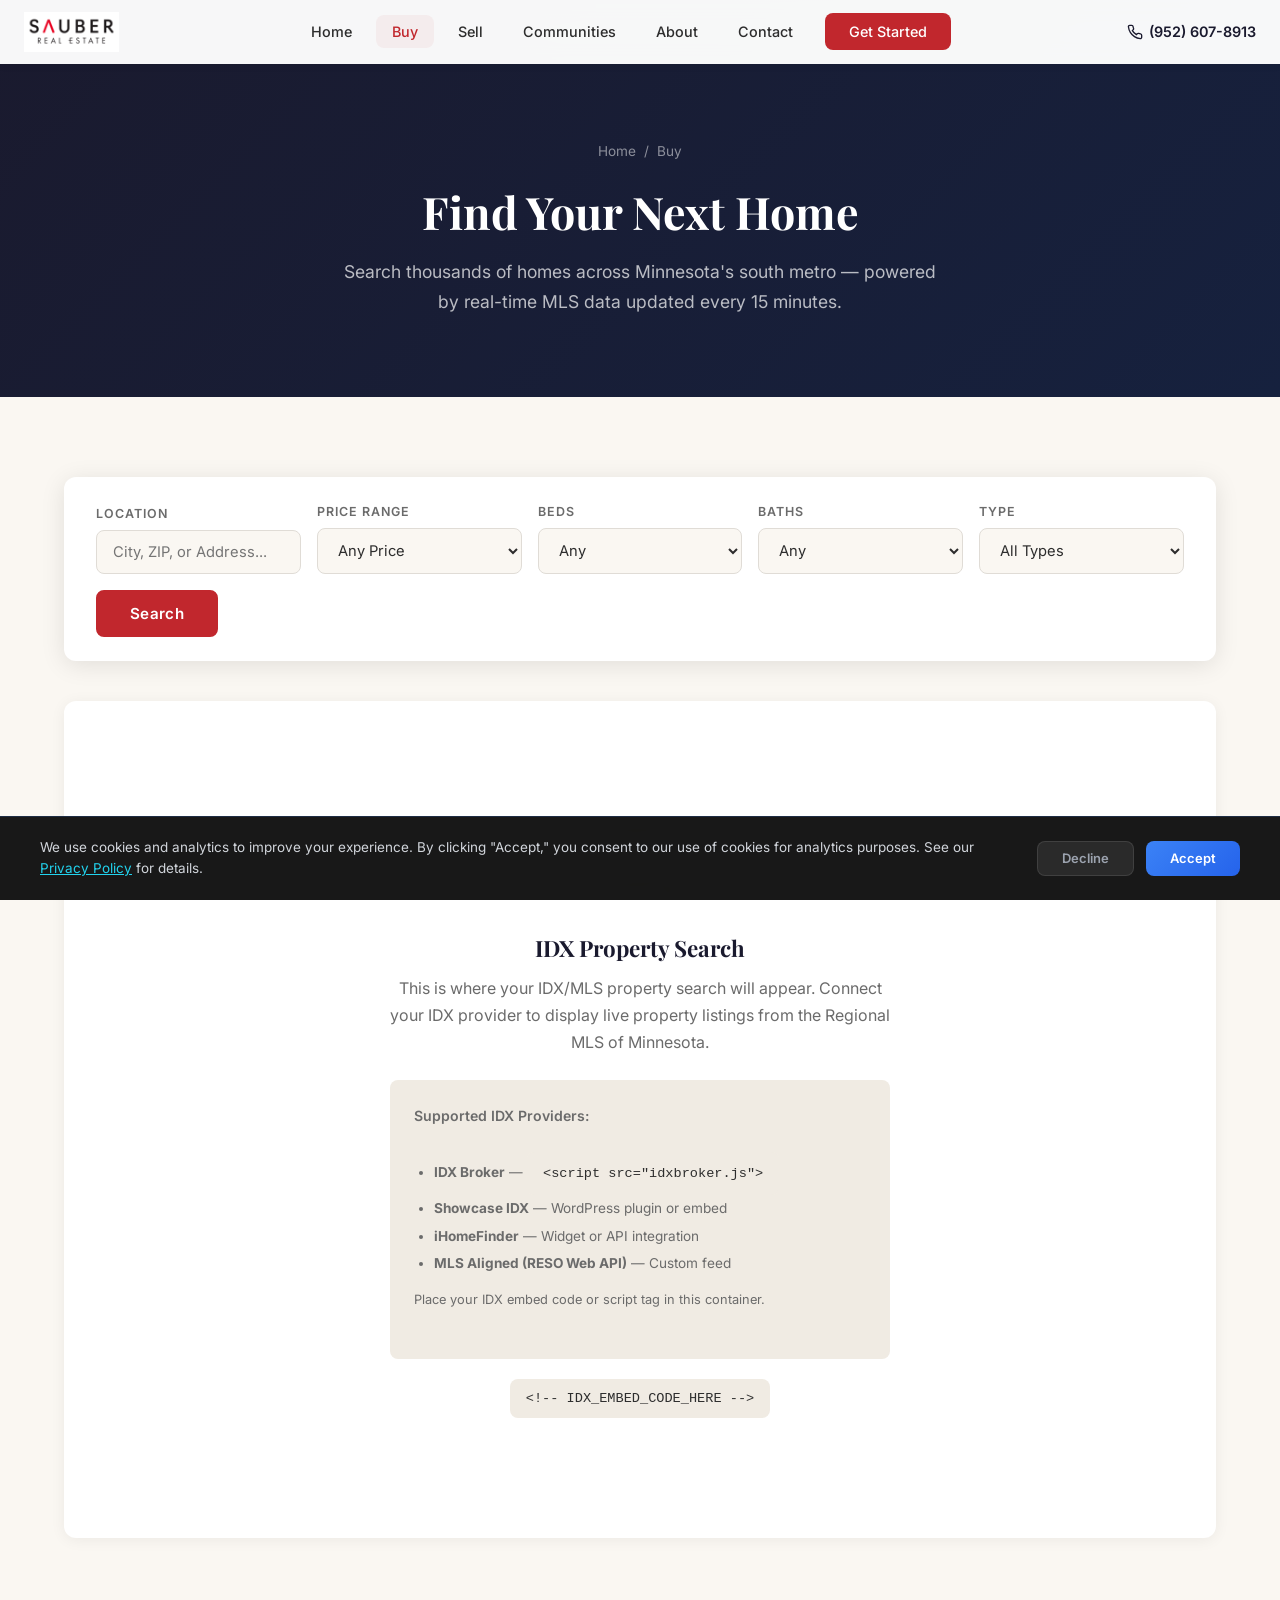
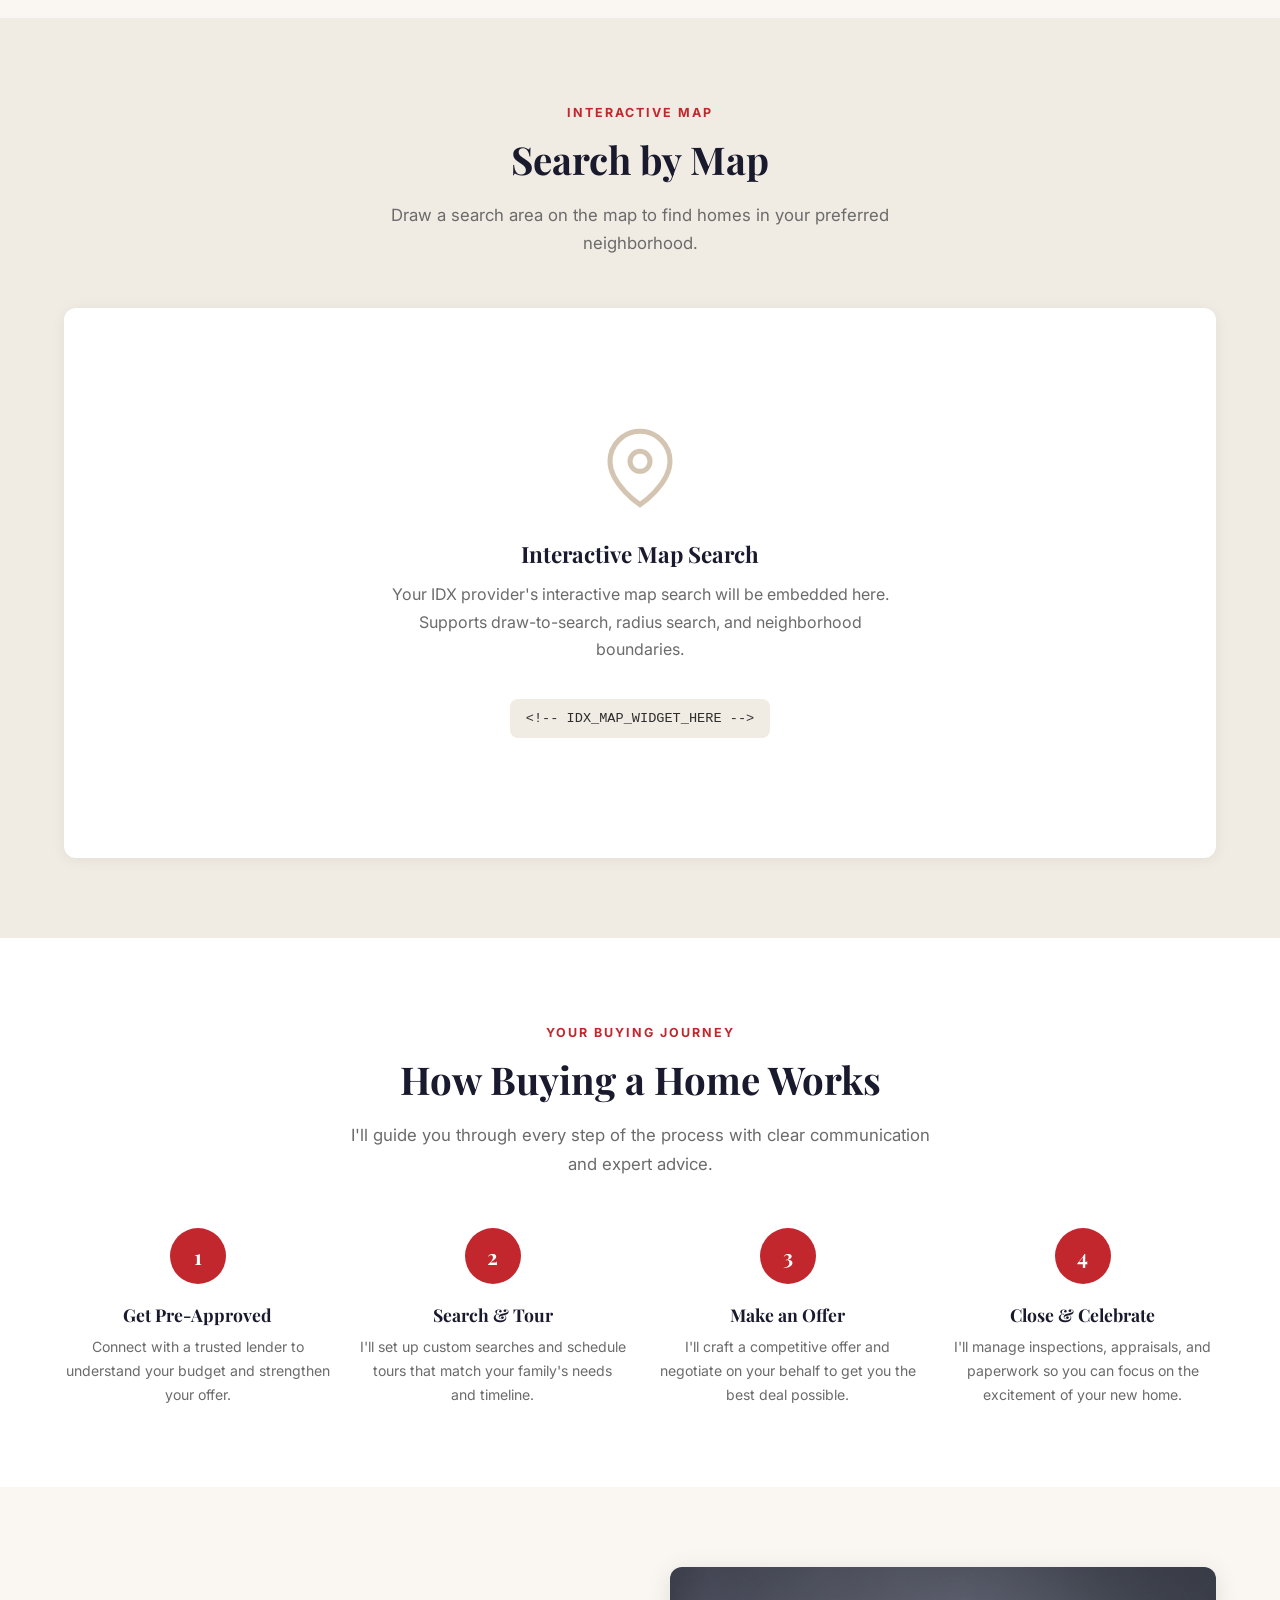
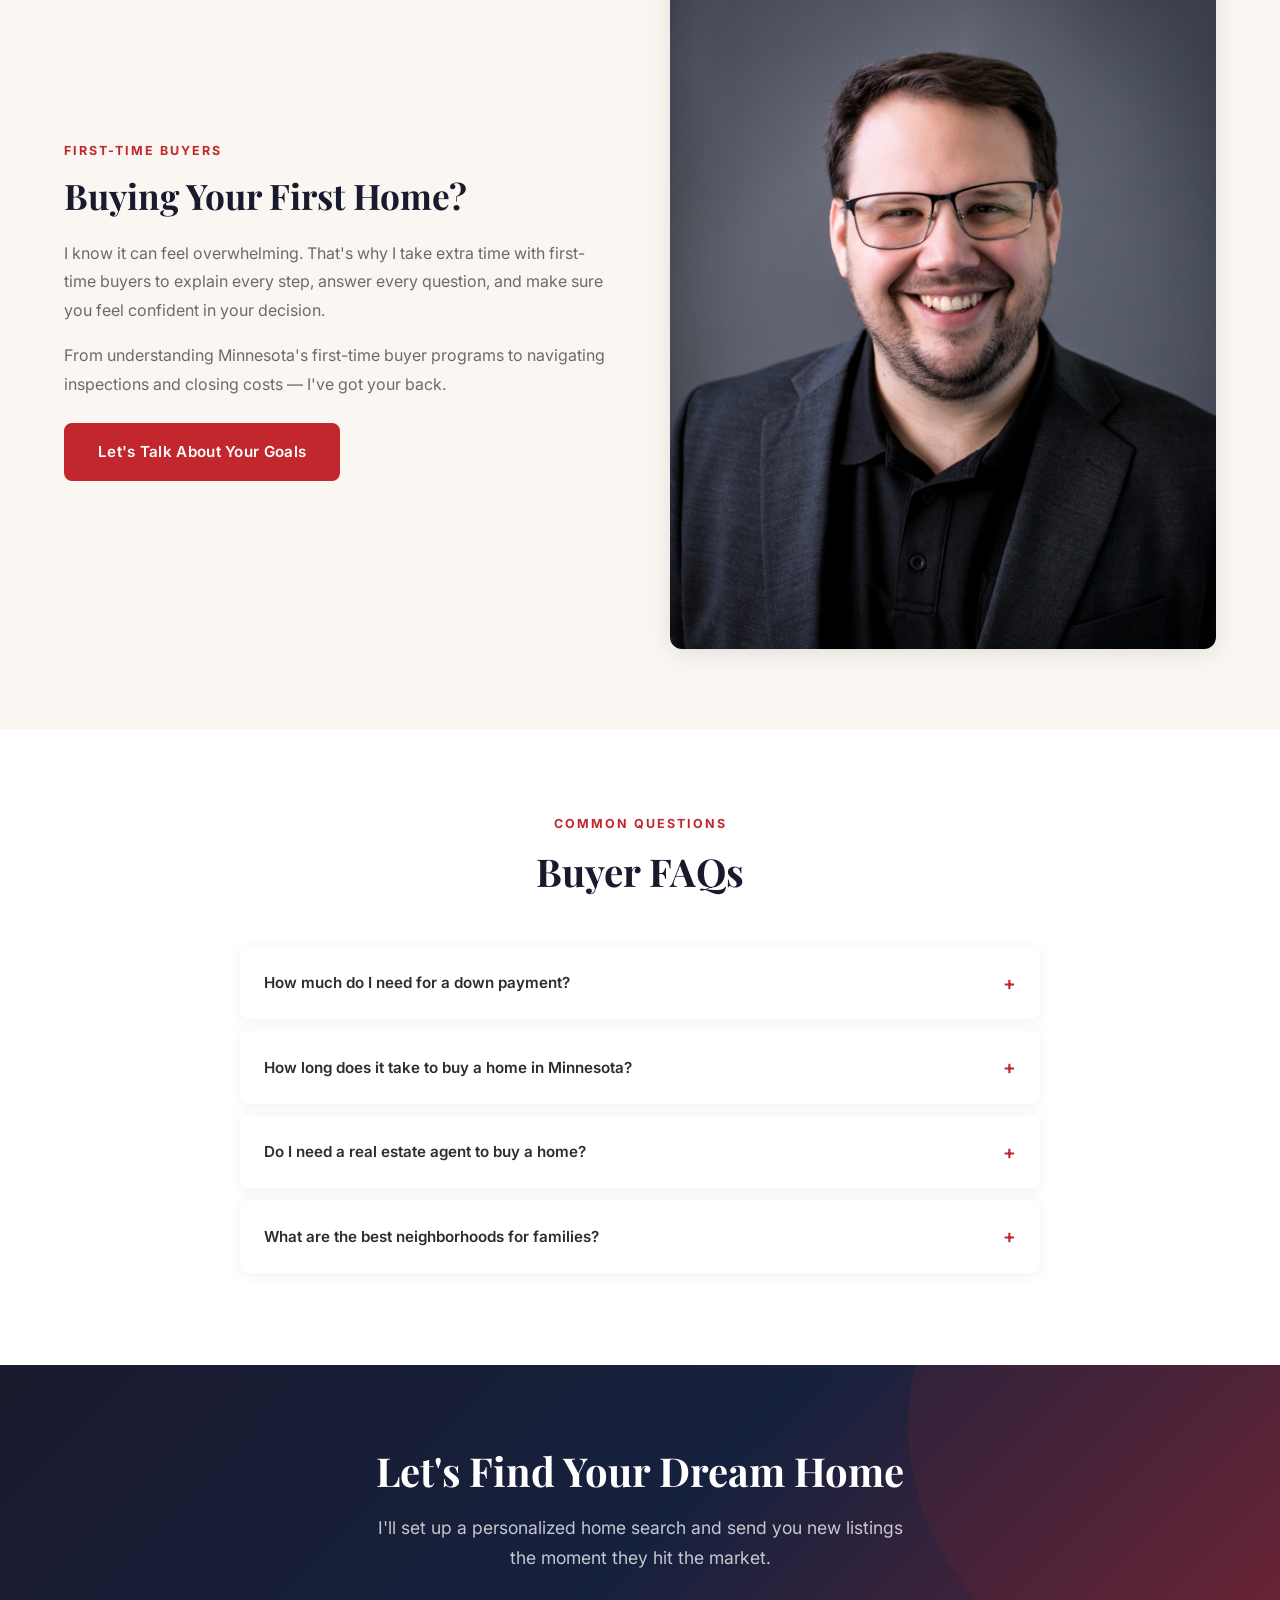
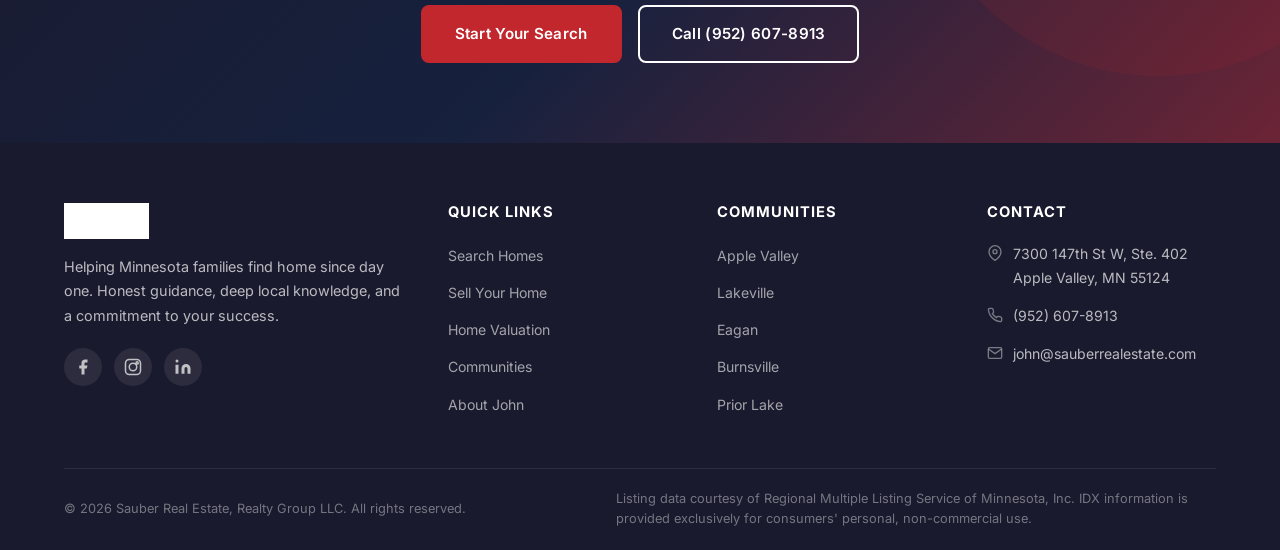
<file: buy.html>
<!DOCTYPE html>
<html lang="en">
<head>
  <meta charset="UTF-8">
  <meta name="viewport" content="width=device-width, initial-scale=1.0">
  <title>Buy a Home | Sauber Real Estate — Minnesota MLS Search</title>
  <meta name="description" content="Search homes for sale across Minnesota's south metro. Real-time MLS listings, interactive map search, and expert guidance from John Sauber.">
  <link rel="icon" type="image/png" href="assets/images/logo.png">
  <link rel="preconnect" href="https://fonts.googleapis.com">
  <link rel="preconnect" href="https://fonts.gstatic.com" crossorigin>
  <link href="https://fonts.googleapis.com/css2?family=Inter:wght@300;400;500;600;700;800&family=Playfair+Display:wght@400;500;600;700&display=swap" rel="stylesheet">
  <link rel="stylesheet" href="css/styles.css">
</head>
<body>

  <!-- Navigation -->
  <nav class="navbar">
    <div class="nav-inner">
      <a href="index.html" class="nav-logo"><img src="assets/images/logo.png" alt="Sauber Real Estate"></a>
      <ul class="nav-links">
        <li><a href="index.html">Home</a></li>
        <li><a href="buy.html" class="active">Buy</a></li>
        <li><a href="sell.html">Sell</a></li>
        <li><a href="communities.html">Communities</a></li>
        <li><a href="about.html">About</a></li>
        <li><a href="contact.html">Contact</a></li>
        <li><a href="contact.html" class="nav-cta">Get Started</a></li>
      </ul>
      <a href="tel:9526078913" class="nav-phone">
        <svg width="16" height="16" viewBox="0 0 24 24" fill="none" stroke="currentColor" stroke-width="2"><path d="M22 16.92v3a2 2 0 0 1-2.18 2 19.79 19.79 0 0 1-8.63-3.07 19.5 19.5 0 0 1-6-6 19.79 19.79 0 0 1-3.07-8.67A2 2 0 0 1 4.11 2h3a2 2 0 0 1 2 1.72 12.84 12.84 0 0 0 .7 2.81 2 2 0 0 1-.45 2.11L8.09 9.91a16 16 0 0 0 6 6l1.27-1.27a2 2 0 0 1 2.11-.45 12.84 12.84 0 0 0 2.81.7A2 2 0 0 1 22 16.92z"/></svg>
        (952) 607-8913
      </a>
      <button class="nav-toggle" aria-label="Menu"><span></span><span></span><span></span></button>
    </div>
  </nav>

  <!-- Page Hero -->
  <section class="page-hero">
    <div class="container">
      <div class="breadcrumb">
        <a href="index.html">Home</a> <span>/</span> <span>Buy</span>
      </div>
      <h1>Find Your Next Home</h1>
      <p>Search thousands of homes across Minnesota's south metro — powered by real-time MLS data updated every 15 minutes.</p>
    </div>
  </section>

  <!-- IDX Search Section -->
  <section class="section-padding" id="idx-search">
    <div class="container">
      <!-- Advanced Search Bar -->
      <form class="search-bar" id="propertySearch" style="margin-bottom: 40px;">
        <div class="search-field">
          <label>Location</label>
          <input type="text" placeholder="City, ZIP, or Address...">
        </div>
        <div class="search-field">
          <label>Price Range</label>
          <select>
            <option value="">Any Price</option>
            <option>Under $250K</option>
            <option>$250K - $400K</option>
            <option>$400K - $600K</option>
            <option>$600K - $800K</option>
            <option>$800K - $1M</option>
            <option>$1M+</option>
          </select>
        </div>
        <div class="search-field">
          <label>Beds</label>
          <select>
            <option value="">Any</option>
            <option>1+</option>
            <option>2+</option>
            <option>3+</option>
            <option>4+</option>
            <option>5+</option>
          </select>
        </div>
        <div class="search-field">
          <label>Baths</label>
          <select>
            <option value="">Any</option>
            <option>1+</option>
            <option>2+</option>
            <option>3+</option>
            <option>4+</option>
          </select>
        </div>
        <div class="search-field">
          <label>Type</label>
          <select>
            <option value="">All Types</option>
            <option>Single Family</option>
            <option>Townhome</option>
            <option>Condo</option>
            <option>Multi-Family</option>
            <option>Land / Lots</option>
          </select>
        </div>
        <button type="submit" class="btn btn-primary">Search</button>
      </form>

      <!-- IDX Integration Container -->
      <div class="idx-container">
        <div class="idx-placeholder">
          <svg viewBox="0 0 24 24" fill="none" stroke="currentColor" stroke-width="1.5">
            <circle cx="11" cy="11" r="8"/><path d="m21 21-4.35-4.35"/>
            <path d="M8 11h6"/><path d="M11 8v6"/>
          </svg>
          <h3>IDX Property Search</h3>
          <p>This is where your IDX/MLS property search will appear. Connect your IDX provider to display live property listings from the Regional MLS of Minnesota.</p>

          <div style="text-align:left; max-width:500px; margin:24px auto 0; background:var(--color-warm-beige); padding:24px; border-radius:var(--radius-sm);">
            <p style="font-weight:600; font-size:0.88rem; margin-bottom:12px;">Supported IDX Providers:</p>
            <ul style="font-size:0.85rem; color:var(--color-text-light); list-style:disc; padding-left:20px; line-height:2;">
              <li><strong>IDX Broker</strong> — <code>&lt;script src="idxbroker.js"&gt;</code></li>
              <li><strong>Showcase IDX</strong> — WordPress plugin or embed</li>
              <li><strong>iHomeFinder</strong> — Widget or API integration</li>
              <li><strong>MLS Aligned (RESO Web API)</strong> — Custom feed</li>
            </ul>
            <p style="font-size:0.8rem; color:var(--color-text-light); margin-top:12px;">Place your IDX embed code or script tag in this container.</p>
          </div>

          <code style="margin-top:20px;">&lt;!-- IDX_EMBED_CODE_HERE --&gt;</code>
        </div>
      </div>
    </div>
  </section>

  <!-- Map Search Section -->
  <section class="section-padding bg-beige" id="map-search">
    <div class="container">
      <div class="section-header text-center">
        <span class="label">Interactive Map</span>
        <h2>Search by Map</h2>
        <p>Draw a search area on the map to find homes in your preferred neighborhood.</p>
      </div>

      <!-- IDX Map Search Integration Point -->
      <div class="idx-container" style="min-height: 500px;">
        <div class="idx-placeholder">
          <svg viewBox="0 0 24 24" fill="none" stroke="currentColor" stroke-width="1.5">
            <path d="M21 10c0 7-9 13-9 13s-9-6-9-13a9 9 0 0 1 18 0z"/>
            <circle cx="12" cy="10" r="3"/>
          </svg>
          <h3>Interactive Map Search</h3>
          <p>Your IDX provider's interactive map search will be embedded here. Supports draw-to-search, radius search, and neighborhood boundaries.</p>
          <code>&lt;!-- IDX_MAP_WIDGET_HERE --&gt;</code>
        </div>
      </div>
    </div>
  </section>

  <!-- Buying Process -->
  <section class="section-padding bg-white">
    <div class="container">
      <div class="section-header text-center">
        <span class="label">Your Buying Journey</span>
        <h2>How Buying a Home Works</h2>
        <p>I'll guide you through every step of the process with clear communication and expert advice.</p>
      </div>
      <div class="process-steps">
        <div class="process-step">
          <h3>Get Pre-Approved</h3>
          <p>Connect with a trusted lender to understand your budget and strengthen your offer.</p>
        </div>
        <div class="process-step">
          <h3>Search & Tour</h3>
          <p>I'll set up custom searches and schedule tours that match your family's needs and timeline.</p>
        </div>
        <div class="process-step">
          <h3>Make an Offer</h3>
          <p>I'll craft a competitive offer and negotiate on your behalf to get you the best deal possible.</p>
        </div>
        <div class="process-step">
          <h3>Close & Celebrate</h3>
          <p>I'll manage inspections, appraisals, and paperwork so you can focus on the excitement of your new home.</p>
        </div>
      </div>
    </div>
  </section>

  <!-- First-Time Buyer CTA -->
  <section class="section-padding bg-cream">
    <div class="container">
      <div class="about-grid">
        <div class="about-content">
          <span class="label">First-Time Buyers</span>
          <h2>Buying Your First Home?</h2>
          <p>I know it can feel overwhelming. That's why I take extra time with first-time buyers to explain every step, answer every question, and make sure you feel confident in your decision.</p>
          <p>From understanding Minnesota's first-time buyer programs to navigating inspections and closing costs — I've got your back.</p>
          <div style="margin-top: 24px;">
            <a href="contact.html" class="btn btn-primary">Let's Talk About Your Goals</a>
          </div>
        </div>
        <div class="about-image">
          <img src="assets/images/john-sauber.jpg" alt="John Sauber — First Time Buyer Expert" loading="lazy">
          <div class="about-image-accent"></div>
        </div>
      </div>
    </div>
  </section>

  <!-- FAQ -->
  <section class="section-padding bg-white">
    <div class="container">
      <div class="section-header text-center">
        <span class="label">Common Questions</span>
        <h2>Buyer FAQs</h2>
      </div>
      <div class="faq-list">
        <div class="faq-item">
          <div class="faq-question">
            <span>How much do I need for a down payment?</span>
            <span class="faq-toggle">+</span>
          </div>
          <div class="faq-answer">
            <p>Down payments vary by loan type. Conventional loans typically require 3-20%, FHA loans as low as 3.5%, and VA/USDA loans may require 0% down. Minnesota also has first-time buyer assistance programs that can help with down payment and closing costs. I can connect you with trusted lenders who specialize in these programs.</p>
          </div>
        </div>
        <div class="faq-item">
          <div class="faq-question">
            <span>How long does it take to buy a home in Minnesota?</span>
            <span class="faq-toggle">+</span>
          </div>
          <div class="faq-answer">
            <p>The typical timeline from offer acceptance to closing is 30-45 days. However, getting pre-approved and finding the right home can vary. In the current market, well-prepared buyers often find homes within 2-8 weeks of starting their search. Being pre-approved before you start looking puts you in the strongest position.</p>
          </div>
        </div>
        <div class="faq-item">
          <div class="faq-question">
            <span>Do I need a real estate agent to buy a home?</span>
            <span class="faq-toggle">+</span>
          </div>
          <div class="faq-answer">
            <p>While not legally required, having a buyer's agent is one of the smartest moves you can make. I provide access to the full MLS, negotiate on your behalf, coordinate inspections and appraisals, and guide you through the paperwork — all at no cost to you as the buyer in most transactions.</p>
          </div>
        </div>
        <div class="faq-item">
          <div class="faq-question">
            <span>What are the best neighborhoods for families?</span>
            <span class="faq-toggle">+</span>
          </div>
          <div class="faq-answer">
            <p>Minnesota's south metro has incredible family-friendly communities. Apple Valley, Lakeville, and Eagan consistently rank among the best for schools, parks, and safety. For more space and a rural feel, Farmington and Rosemount offer great value. I'll help match your priorities — schools, commute, lifestyle — to the perfect neighborhood.</p>
          </div>
        </div>
      </div>
    </div>
  </section>

  <!-- CTA -->
  <section class="cta-banner">
    <div class="container" style="position:relative;z-index:1;">
      <h2>Let's Find Your Dream Home</h2>
      <p>I'll set up a personalized home search and send you new listings the moment they hit the market.</p>
      <div class="cta-buttons">
        <a href="contact.html" class="btn btn-primary">Start Your Search</a>
        <a href="tel:9526078913" class="btn btn-outline-white">Call (952) 607-8913</a>
      </div>
    </div>
  </section>

  <!-- Footer -->
  <footer class="footer">
    <div class="container">
      <div class="footer-grid">
        <div class="footer-brand">
          <img src="assets/images/logo.png" alt="Sauber Real Estate">
          <p>Helping Minnesota families find home since day one. Honest guidance, deep local knowledge, and a commitment to your success.</p>
          <div class="footer-social">
            <a href="#" aria-label="Facebook"><svg width="18" height="18" viewBox="0 0 24 24" fill="currentColor"><path d="M18 2h-3a5 5 0 0 0-5 5v3H7v4h3v8h4v-8h3l1-4h-4V7a1 1 0 0 1 1-1h3z"/></svg></a>
            <a href="#" aria-label="Instagram"><svg width="18" height="18" viewBox="0 0 24 24" fill="none" stroke="currentColor" stroke-width="2"><rect x="2" y="2" width="20" height="20" rx="5"/><circle cx="12" cy="12" r="5"/><circle cx="17.5" cy="6.5" r="1.5"/></svg></a>
            <a href="#" aria-label="LinkedIn"><svg width="18" height="18" viewBox="0 0 24 24" fill="currentColor"><path d="M16 8a6 6 0 0 1 6 6v7h-4v-7a2 2 0 0 0-2-2 2 2 0 0 0-2 2v7h-4v-7a6 6 0 0 1 6-6z"/><rect x="2" y="9" width="4" height="12"/><circle cx="4" cy="4" r="2"/></svg></a>
          </div>
        </div>
        <div class="footer-col">
          <h4>Quick Links</h4>
          <ul>
            <li><a href="buy.html">Search Homes</a></li>
            <li><a href="sell.html">Sell Your Home</a></li>
            <li><a href="sell.html#valuation">Home Valuation</a></li>
            <li><a href="communities.html">Communities</a></li>
            <li><a href="about.html">About John</a></li>
          </ul>
        </div>
        <div class="footer-col">
          <h4>Communities</h4>
          <ul>
            <li><a href="communities.html#apple-valley">Apple Valley</a></li>
            <li><a href="communities.html#lakeville">Lakeville</a></li>
            <li><a href="communities.html#eagan">Eagan</a></li>
            <li><a href="communities.html#burnsville">Burnsville</a></li>
            <li><a href="communities.html#prior-lake">Prior Lake</a></li>
          </ul>
        </div>
        <div class="footer-col">
          <h4>Contact</h4>
          <div class="footer-contact-item">
            <svg viewBox="0 0 24 24" fill="none" stroke="currentColor" stroke-width="2"><path d="M21 10c0 7-9 13-9 13s-9-6-9-13a9 9 0 0 1 18 0z"/><circle cx="12" cy="10" r="3"/></svg>
            <span>7300 147th St W, Ste. 402<br>Apple Valley, MN 55124</span>
          </div>
          <div class="footer-contact-item">
            <svg viewBox="0 0 24 24" fill="none" stroke="currentColor" stroke-width="2"><path d="M22 16.92v3a2 2 0 0 1-2.18 2 19.79 19.79 0 0 1-8.63-3.07 19.5 19.5 0 0 1-6-6 19.79 19.79 0 0 1-3.07-8.67A2 2 0 0 1 4.11 2h3a2 2 0 0 1 2 1.72 12.84 12.84 0 0 0 .7 2.81 2 2 0 0 1-.45 2.11L8.09 9.91a16 16 0 0 0 6 6l1.27-1.27a2 2 0 0 1 2.11-.45 12.84 12.84 0 0 0 2.81.7A2 2 0 0 1 22 16.92z"/></svg>
            <span>(952) 607-8913</span>
          </div>
          <div class="footer-contact-item">
            <svg viewBox="0 0 24 24" fill="none" stroke="currentColor" stroke-width="2"><path d="M4 4h16c1.1 0 2 .9 2 2v12c0 1.1-.9 2-2 2H4c-1.1 0-2-.9-2-2V6c0-1.1.9-2 2-2z"/><polyline points="22,6 12,13 2,6"/></svg>
            <span>john@sauberrealestate.com</span>
          </div>
        </div>
      </div>
      <div class="footer-bottom">
        <p>&copy; 2026 Sauber Real Estate, Realty Group LLC. All rights reserved.</p>
        <p class="footer-mls-disclaimer">Listing data courtesy of Regional Multiple Listing Service of Minnesota, Inc. IDX information is provided exclusively for consumers' personal, non-commercial use.</p>
      </div>
    </div>
  </footer>

  <script src="js/main.js"></script>

  <!-- Analytics — consent-gated GA4 (G-CVF4MDVKJS), shared with AISymmetric -->
  <script src="cookie-consent.js"></script>
</body>
</html>
</file>
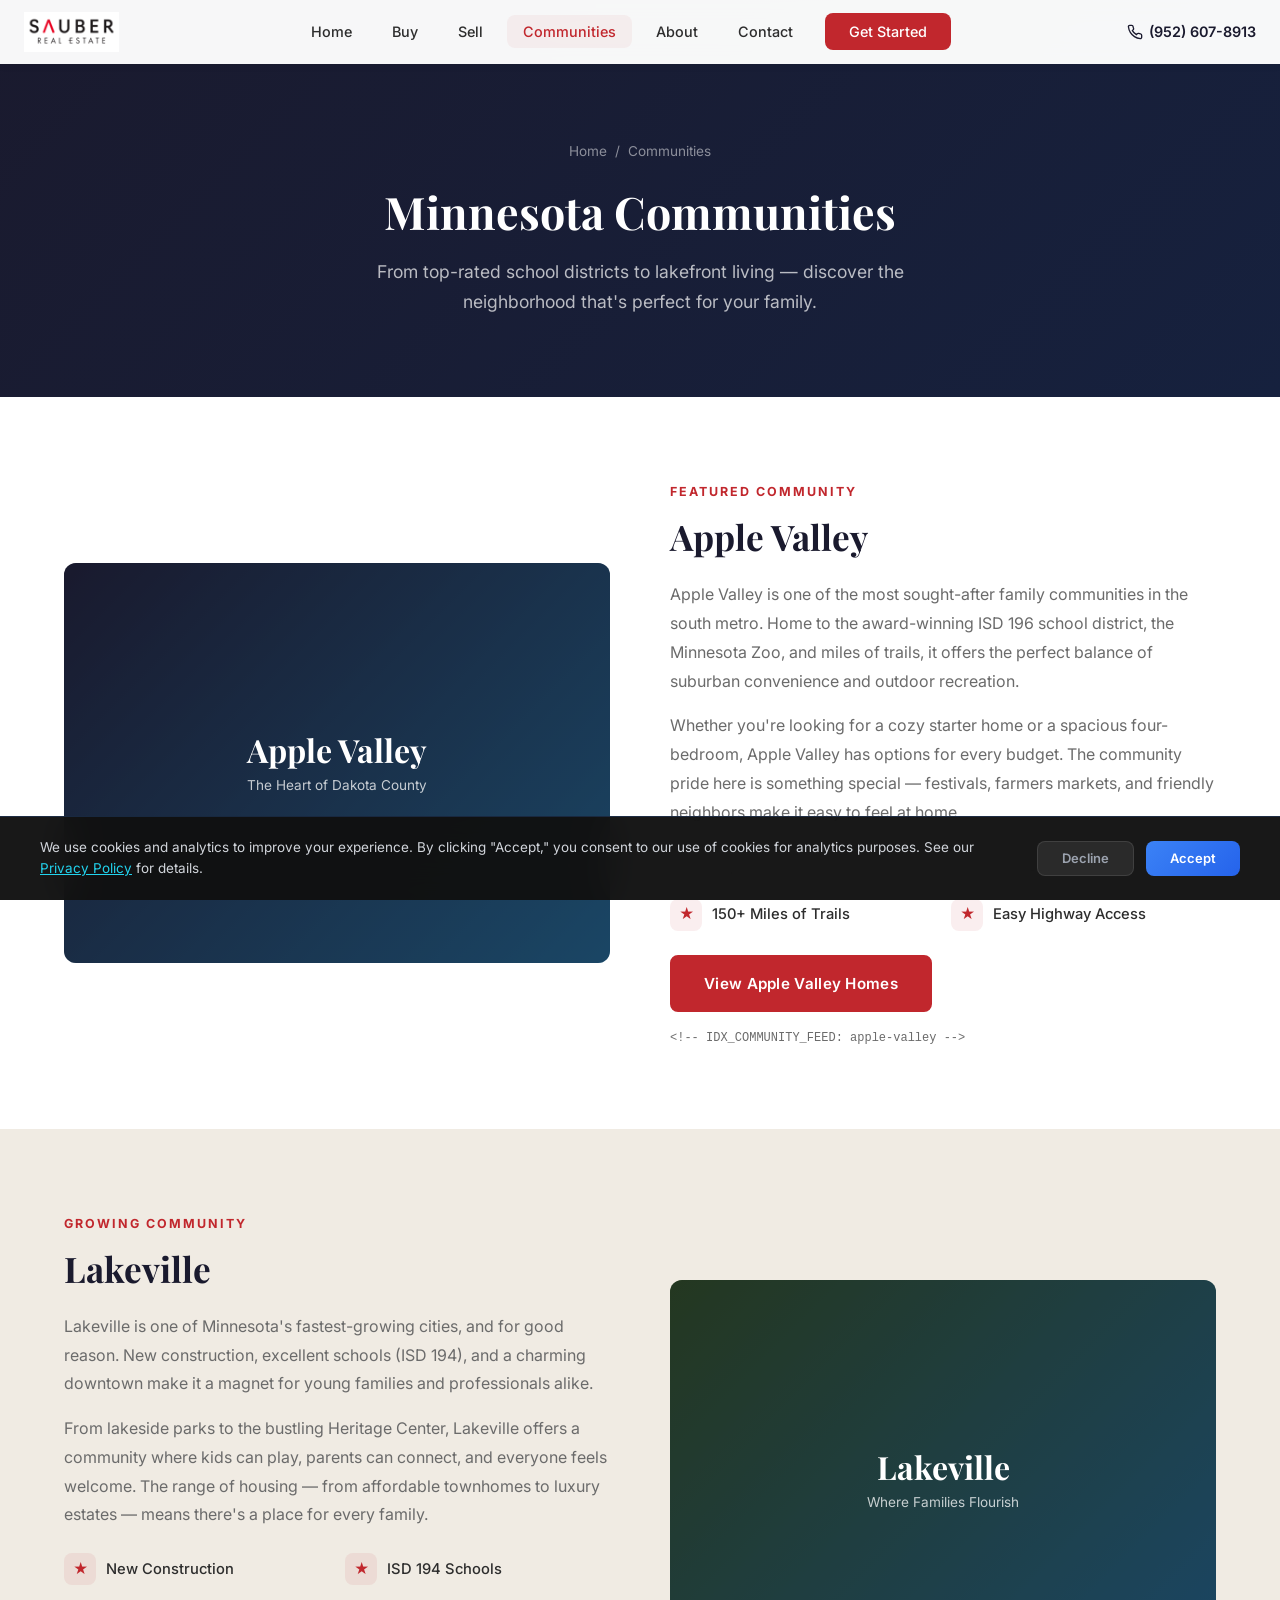
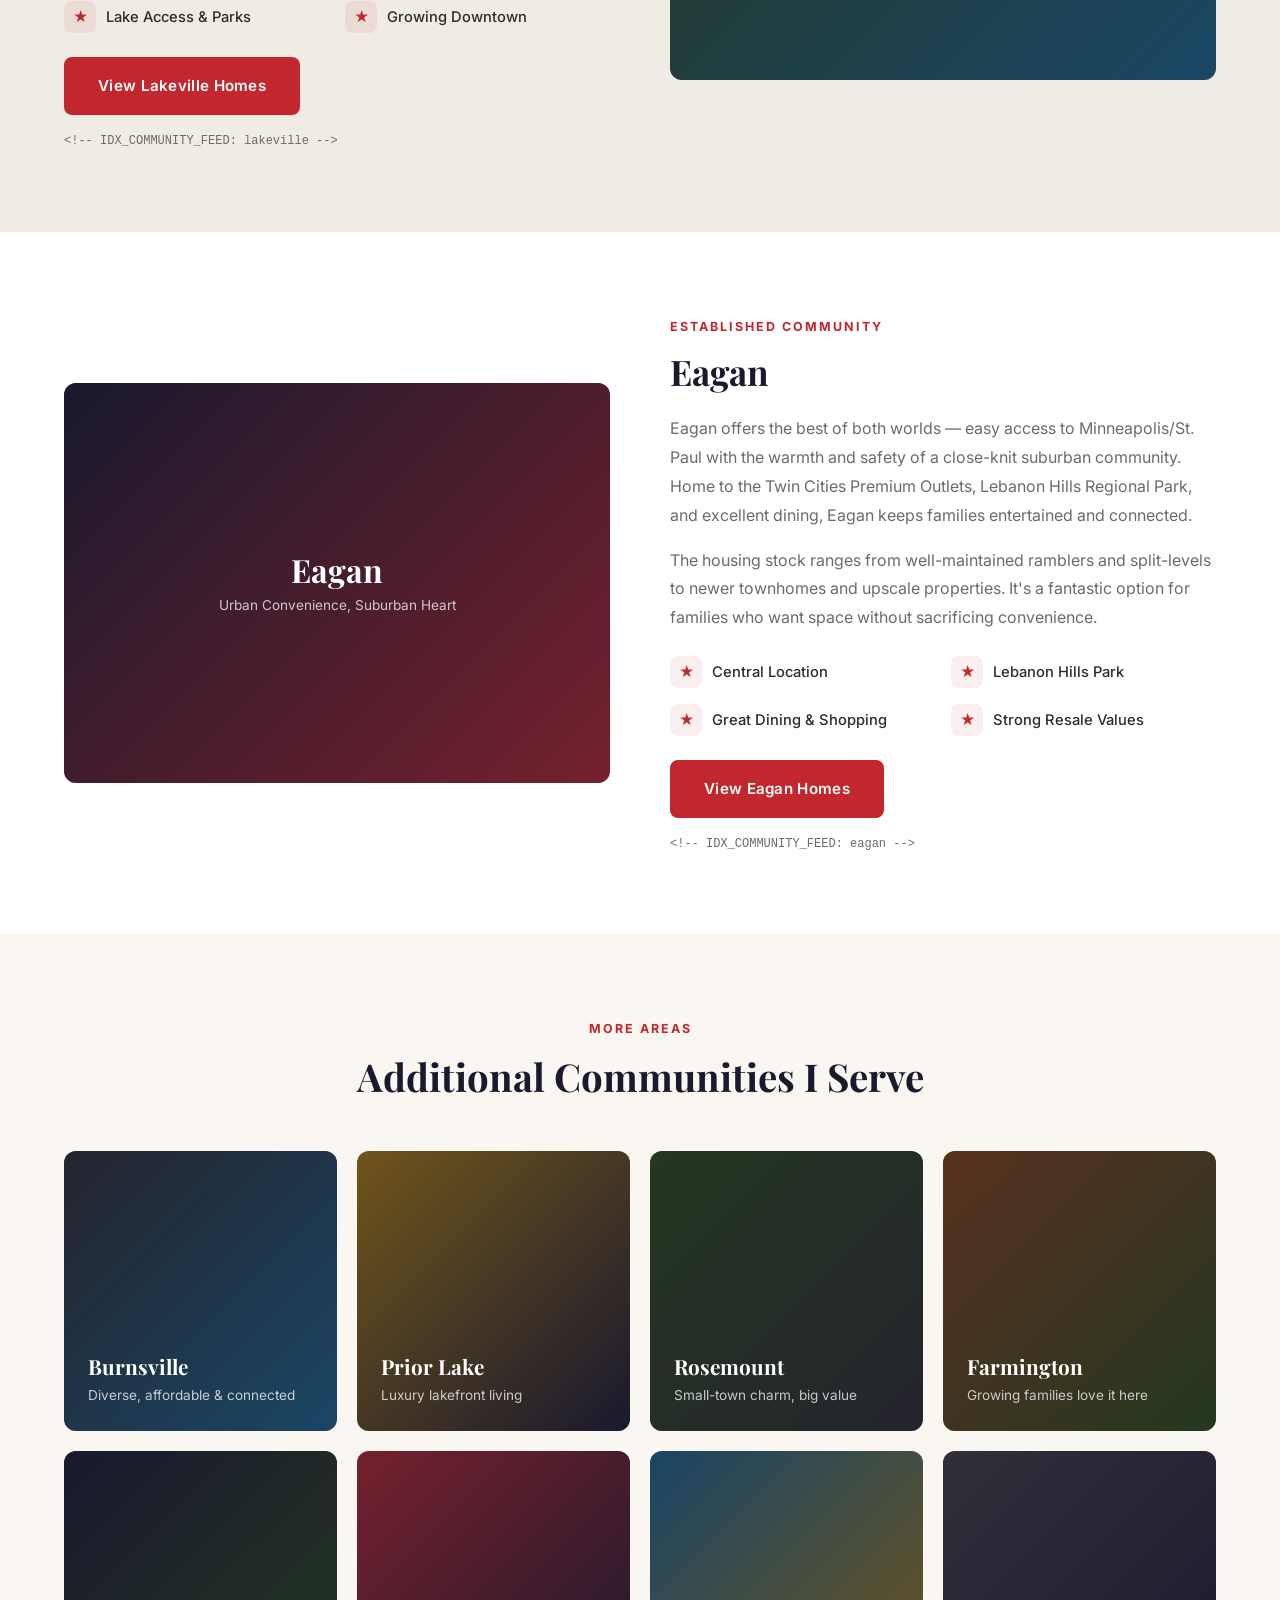
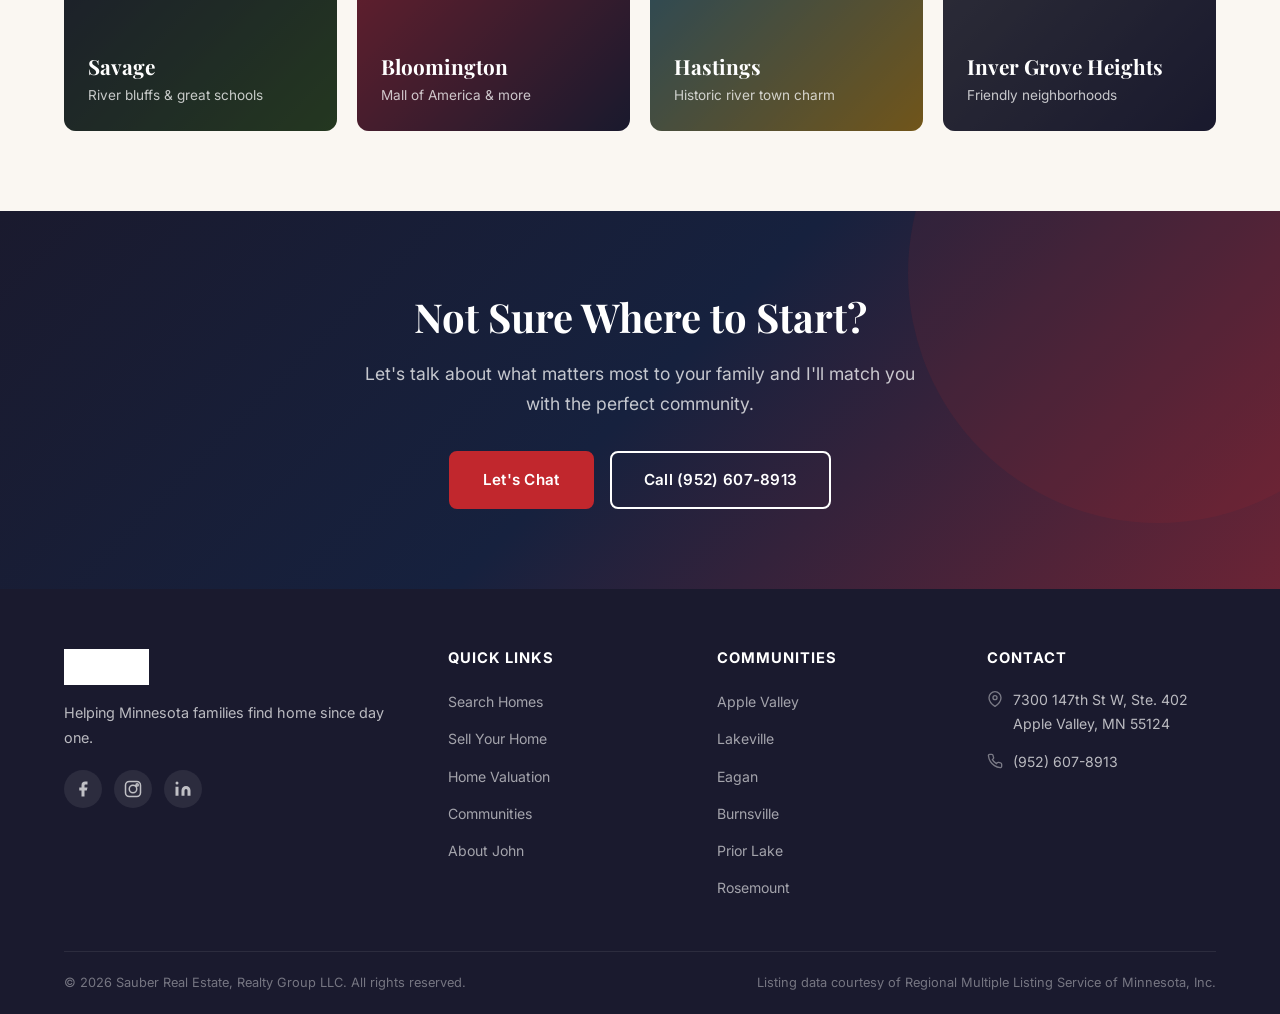
<file: communities.html>
<!DOCTYPE html>
<html lang="en">
<head>
  <meta charset="UTF-8">
  <meta name="viewport" content="width=device-width, initial-scale=1.0">
  <title>Minnesota Communities | Sauber Real Estate</title>
  <meta name="description" content="Explore family-friendly communities in Minnesota's south metro. Apple Valley, Lakeville, Eagan, Burnsville, Prior Lake and more.">
  <link rel="icon" type="image/png" href="assets/images/logo.png">
  <link rel="preconnect" href="https://fonts.googleapis.com">
  <link rel="preconnect" href="https://fonts.gstatic.com" crossorigin>
  <link href="https://fonts.googleapis.com/css2?family=Inter:wght@300;400;500;600;700;800&family=Playfair+Display:wght@400;500;600;700&display=swap" rel="stylesheet">
  <link rel="stylesheet" href="css/styles.css">
</head>
<body>

  <!-- Navigation -->
  <nav class="navbar">
    <div class="nav-inner">
      <a href="index.html" class="nav-logo"><img src="assets/images/logo.png" alt="Sauber Real Estate"></a>
      <ul class="nav-links">
        <li><a href="index.html">Home</a></li>
        <li><a href="buy.html">Buy</a></li>
        <li><a href="sell.html">Sell</a></li>
        <li><a href="communities.html" class="active">Communities</a></li>
        <li><a href="about.html">About</a></li>
        <li><a href="contact.html">Contact</a></li>
        <li><a href="contact.html" class="nav-cta">Get Started</a></li>
      </ul>
      <a href="tel:9526078913" class="nav-phone">
        <svg width="16" height="16" viewBox="0 0 24 24" fill="none" stroke="currentColor" stroke-width="2"><path d="M22 16.92v3a2 2 0 0 1-2.18 2 19.79 19.79 0 0 1-8.63-3.07 19.5 19.5 0 0 1-6-6 19.79 19.79 0 0 1-3.07-8.67A2 2 0 0 1 4.11 2h3a2 2 0 0 1 2 1.72 12.84 12.84 0 0 0 .7 2.81 2 2 0 0 1-.45 2.11L8.09 9.91a16 16 0 0 0 6 6l1.27-1.27a2 2 0 0 1 2.11-.45 12.84 12.84 0 0 0 2.81.7A2 2 0 0 1 22 16.92z"/></svg>
        (952) 607-8913
      </a>
      <button class="nav-toggle" aria-label="Menu"><span></span><span></span><span></span></button>
    </div>
  </nav>

  <!-- Page Hero -->
  <section class="page-hero">
    <div class="container">
      <div class="breadcrumb">
        <a href="index.html">Home</a> <span>/</span> <span>Communities</span>
      </div>
      <h1>Minnesota Communities</h1>
      <p>From top-rated school districts to lakefront living — discover the neighborhood that's perfect for your family.</p>
    </div>
  </section>

  <!-- Community: Apple Valley -->
  <section class="section-padding bg-white" id="apple-valley">
    <div class="container">
      <div class="about-grid">
        <div>
          <div class="community-card" style="height: 400px;">
            <div class="community-gradient" style="background: linear-gradient(135deg, #1a1a2e, #1b6b93);"></div>
            <div class="community-overlay" style="justify-content:center; text-align:center;">
              <h3 style="font-size:2rem;">Apple Valley</h3>
              <p>The Heart of Dakota County</p>
            </div>
          </div>
        </div>
        <div class="about-content">
          <span class="label">Featured Community</span>
          <h2>Apple Valley</h2>
          <p>Apple Valley is one of the most sought-after family communities in the south metro. Home to the award-winning ISD 196 school district, the Minnesota Zoo, and miles of trails, it offers the perfect balance of suburban convenience and outdoor recreation.</p>
          <p>Whether you're looking for a cozy starter home or a spacious four-bedroom, Apple Valley has options for every budget. The community pride here is something special — festivals, farmers markets, and friendly neighbors make it easy to feel at home.</p>
          <div class="about-values">
            <div class="about-value"><div class="about-value-icon">★</div><span>Top School District</span></div>
            <div class="about-value"><div class="about-value-icon">★</div><span>Minnesota Zoo</span></div>
            <div class="about-value"><div class="about-value-icon">★</div><span>150+ Miles of Trails</span></div>
            <div class="about-value"><div class="about-value-icon">★</div><span>Easy Highway Access</span></div>
          </div>
          <div style="margin-top: 24px;">
            <a href="buy.html" class="btn btn-primary">View Apple Valley Homes</a>
          </div>
          <!-- IDX Community Listing Hook -->
          <code style="display:block; margin-top:16px; font-size:0.75rem; color:var(--color-text-light);">&lt;!-- IDX_COMMUNITY_FEED: apple-valley --&gt;</code>
        </div>
      </div>
    </div>
  </section>

  <!-- Community: Lakeville -->
  <section class="section-padding bg-beige" id="lakeville">
    <div class="container">
      <div class="about-grid" style="direction: rtl;">
        <div style="direction: ltr;">
          <div class="community-card" style="height: 400px;">
            <div class="community-gradient" style="background: linear-gradient(135deg, #2d5016, #1b6b93);"></div>
            <div class="community-overlay" style="justify-content:center; text-align:center;">
              <h3 style="font-size:2rem;">Lakeville</h3>
              <p>Where Families Flourish</p>
            </div>
          </div>
        </div>
        <div class="about-content" style="direction: ltr;">
          <span class="label">Growing Community</span>
          <h2>Lakeville</h2>
          <p>Lakeville is one of Minnesota's fastest-growing cities, and for good reason. New construction, excellent schools (ISD 194), and a charming downtown make it a magnet for young families and professionals alike.</p>
          <p>From lakeside parks to the bustling Heritage Center, Lakeville offers a community where kids can play, parents can connect, and everyone feels welcome. The range of housing — from affordable townhomes to luxury estates — means there's a place for every family.</p>
          <div class="about-values">
            <div class="about-value"><div class="about-value-icon">★</div><span>New Construction</span></div>
            <div class="about-value"><div class="about-value-icon">★</div><span>ISD 194 Schools</span></div>
            <div class="about-value"><div class="about-value-icon">★</div><span>Lake Access & Parks</span></div>
            <div class="about-value"><div class="about-value-icon">★</div><span>Growing Downtown</span></div>
          </div>
          <div style="margin-top: 24px;">
            <a href="buy.html" class="btn btn-primary">View Lakeville Homes</a>
          </div>
          <code style="display:block; margin-top:16px; font-size:0.75rem; color:var(--color-text-light);">&lt;!-- IDX_COMMUNITY_FEED: lakeville --&gt;</code>
        </div>
      </div>
    </div>
  </section>

  <!-- Community: Eagan -->
  <section class="section-padding bg-white" id="eagan">
    <div class="container">
      <div class="about-grid">
        <div>
          <div class="community-card" style="height: 400px;">
            <div class="community-gradient" style="background: linear-gradient(135deg, #1a1a2e, #c1272d);"></div>
            <div class="community-overlay" style="justify-content:center; text-align:center;">
              <h3 style="font-size:2rem;">Eagan</h3>
              <p>Urban Convenience, Suburban Heart</p>
            </div>
          </div>
        </div>
        <div class="about-content">
          <span class="label">Established Community</span>
          <h2>Eagan</h2>
          <p>Eagan offers the best of both worlds — easy access to Minneapolis/St. Paul with the warmth and safety of a close-knit suburban community. Home to the Twin Cities Premium Outlets, Lebanon Hills Regional Park, and excellent dining, Eagan keeps families entertained and connected.</p>
          <p>The housing stock ranges from well-maintained ramblers and split-levels to newer townhomes and upscale properties. It's a fantastic option for families who want space without sacrificing convenience.</p>
          <div class="about-values">
            <div class="about-value"><div class="about-value-icon">★</div><span>Central Location</span></div>
            <div class="about-value"><div class="about-value-icon">★</div><span>Lebanon Hills Park</span></div>
            <div class="about-value"><div class="about-value-icon">★</div><span>Great Dining & Shopping</span></div>
            <div class="about-value"><div class="about-value-icon">★</div><span>Strong Resale Values</span></div>
          </div>
          <div style="margin-top: 24px;">
            <a href="buy.html" class="btn btn-primary">View Eagan Homes</a>
          </div>
          <code style="display:block; margin-top:16px; font-size:0.75rem; color:var(--color-text-light);">&lt;!-- IDX_COMMUNITY_FEED: eagan --&gt;</code>
        </div>
      </div>
    </div>
  </section>

  <!-- More Communities Grid -->
  <section class="section-padding bg-cream">
    <div class="container">
      <div class="section-header text-center">
        <span class="label">More Areas</span>
        <h2>Additional Communities I Serve</h2>
      </div>
      <div class="communities-grid">
        <div class="community-card" id="burnsville">
          <div class="community-gradient" style="background: linear-gradient(135deg, #2d2d2d, #1b6b93);"></div>
          <div class="community-overlay">
            <h3>Burnsville</h3>
            <p>Diverse, affordable & connected</p>
          </div>
        </div>
        <div class="community-card" id="prior-lake">
          <div class="community-gradient" style="background: linear-gradient(135deg, #b8860b, #1a1a2e);"></div>
          <div class="community-overlay">
            <h3>Prior Lake</h3>
            <p>Luxury lakefront living</p>
          </div>
        </div>
        <div class="community-card" id="rosemount">
          <div class="community-gradient" style="background: linear-gradient(135deg, #2d5016, #2d2d2d);"></div>
          <div class="community-overlay">
            <h3>Rosemount</h3>
            <p>Small-town charm, big value</p>
          </div>
        </div>
        <div class="community-card" id="farmington">
          <div class="community-gradient" style="background: linear-gradient(135deg, #8B4513, #2d5016);"></div>
          <div class="community-overlay">
            <h3>Farmington</h3>
            <p>Growing families love it here</p>
          </div>
        </div>
        <div class="community-card" id="savage">
          <div class="community-gradient" style="background: linear-gradient(135deg, #1a1a2e, #2d5016);"></div>
          <div class="community-overlay">
            <h3>Savage</h3>
            <p>River bluffs & great schools</p>
          </div>
        </div>
        <div class="community-card" id="bloomington">
          <div class="community-gradient" style="background: linear-gradient(135deg, #c1272d, #1a1a2e);"></div>
          <div class="community-overlay">
            <h3>Bloomington</h3>
            <p>Mall of America & more</p>
          </div>
        </div>
        <div class="community-card">
          <div class="community-gradient" style="background: linear-gradient(135deg, #1b6b93, #b8860b);"></div>
          <div class="community-overlay">
            <h3>Hastings</h3>
            <p>Historic river town charm</p>
          </div>
        </div>
        <div class="community-card">
          <div class="community-gradient" style="background: linear-gradient(135deg, #444, #1a1a2e);"></div>
          <div class="community-overlay">
            <h3>Inver Grove Heights</h3>
            <p>Friendly neighborhoods</p>
          </div>
        </div>
      </div>
    </div>
  </section>

  <!-- CTA -->
  <section class="cta-banner">
    <div class="container" style="position:relative;z-index:1;">
      <h2>Not Sure Where to Start?</h2>
      <p>Let's talk about what matters most to your family and I'll match you with the perfect community.</p>
      <div class="cta-buttons">
        <a href="contact.html" class="btn btn-primary">Let's Chat</a>
        <a href="tel:9526078913" class="btn btn-outline-white">Call (952) 607-8913</a>
      </div>
    </div>
  </section>

  <!-- Footer -->
  <footer class="footer">
    <div class="container">
      <div class="footer-grid">
        <div class="footer-brand">
          <img src="assets/images/logo.png" alt="Sauber Real Estate">
          <p>Helping Minnesota families find home since day one.</p>
          <div class="footer-social">
            <a href="#" aria-label="Facebook"><svg width="18" height="18" viewBox="0 0 24 24" fill="currentColor"><path d="M18 2h-3a5 5 0 0 0-5 5v3H7v4h3v8h4v-8h3l1-4h-4V7a1 1 0 0 1 1-1h3z"/></svg></a>
            <a href="#" aria-label="Instagram"><svg width="18" height="18" viewBox="0 0 24 24" fill="none" stroke="currentColor" stroke-width="2"><rect x="2" y="2" width="20" height="20" rx="5"/><circle cx="12" cy="12" r="5"/><circle cx="17.5" cy="6.5" r="1.5"/></svg></a>
            <a href="#" aria-label="LinkedIn"><svg width="18" height="18" viewBox="0 0 24 24" fill="currentColor"><path d="M16 8a6 6 0 0 1 6 6v7h-4v-7a2 2 0 0 0-2-2 2 2 0 0 0-2 2v7h-4v-7a6 6 0 0 1 6-6z"/><rect x="2" y="9" width="4" height="12"/><circle cx="4" cy="4" r="2"/></svg></a>
          </div>
        </div>
        <div class="footer-col"><h4>Quick Links</h4><ul><li><a href="buy.html">Search Homes</a></li><li><a href="sell.html">Sell Your Home</a></li><li><a href="sell.html#valuation">Home Valuation</a></li><li><a href="communities.html">Communities</a></li><li><a href="about.html">About John</a></li></ul></div>
        <div class="footer-col"><h4>Communities</h4><ul><li><a href="#apple-valley">Apple Valley</a></li><li><a href="#lakeville">Lakeville</a></li><li><a href="#eagan">Eagan</a></li><li><a href="#burnsville">Burnsville</a></li><li><a href="#prior-lake">Prior Lake</a></li><li><a href="#rosemount">Rosemount</a></li></ul></div>
        <div class="footer-col">
          <h4>Contact</h4>
          <div class="footer-contact-item"><svg viewBox="0 0 24 24" fill="none" stroke="currentColor" stroke-width="2"><path d="M21 10c0 7-9 13-9 13s-9-6-9-13a9 9 0 0 1 18 0z"/><circle cx="12" cy="10" r="3"/></svg><span>7300 147th St W, Ste. 402<br>Apple Valley, MN 55124</span></div>
          <div class="footer-contact-item"><svg viewBox="0 0 24 24" fill="none" stroke="currentColor" stroke-width="2"><path d="M22 16.92v3a2 2 0 0 1-2.18 2 19.79 19.79 0 0 1-8.63-3.07 19.5 19.5 0 0 1-6-6 19.79 19.79 0 0 1-3.07-8.67A2 2 0 0 1 4.11 2h3a2 2 0 0 1 2 1.72 12.84 12.84 0 0 0 .7 2.81 2 2 0 0 1-.45 2.11L8.09 9.91a16 16 0 0 0 6 6l1.27-1.27a2 2 0 0 1 2.11-.45 12.84 12.84 0 0 0 2.81.7A2 2 0 0 1 22 16.92z"/></svg><span>(952) 607-8913</span></div>
        </div>
      </div>
      <div class="footer-bottom">
        <p>&copy; 2026 Sauber Real Estate, Realty Group LLC. All rights reserved.</p>
        <p class="footer-mls-disclaimer">Listing data courtesy of Regional Multiple Listing Service of Minnesota, Inc.</p>
      </div>
    </div>
  </footer>

  <script src="js/main.js"></script>

  <!-- Analytics — consent-gated GA4 (G-CVF4MDVKJS), shared with AISymmetric -->
  <script src="cookie-consent.js"></script>
</body>
</html>
</file>
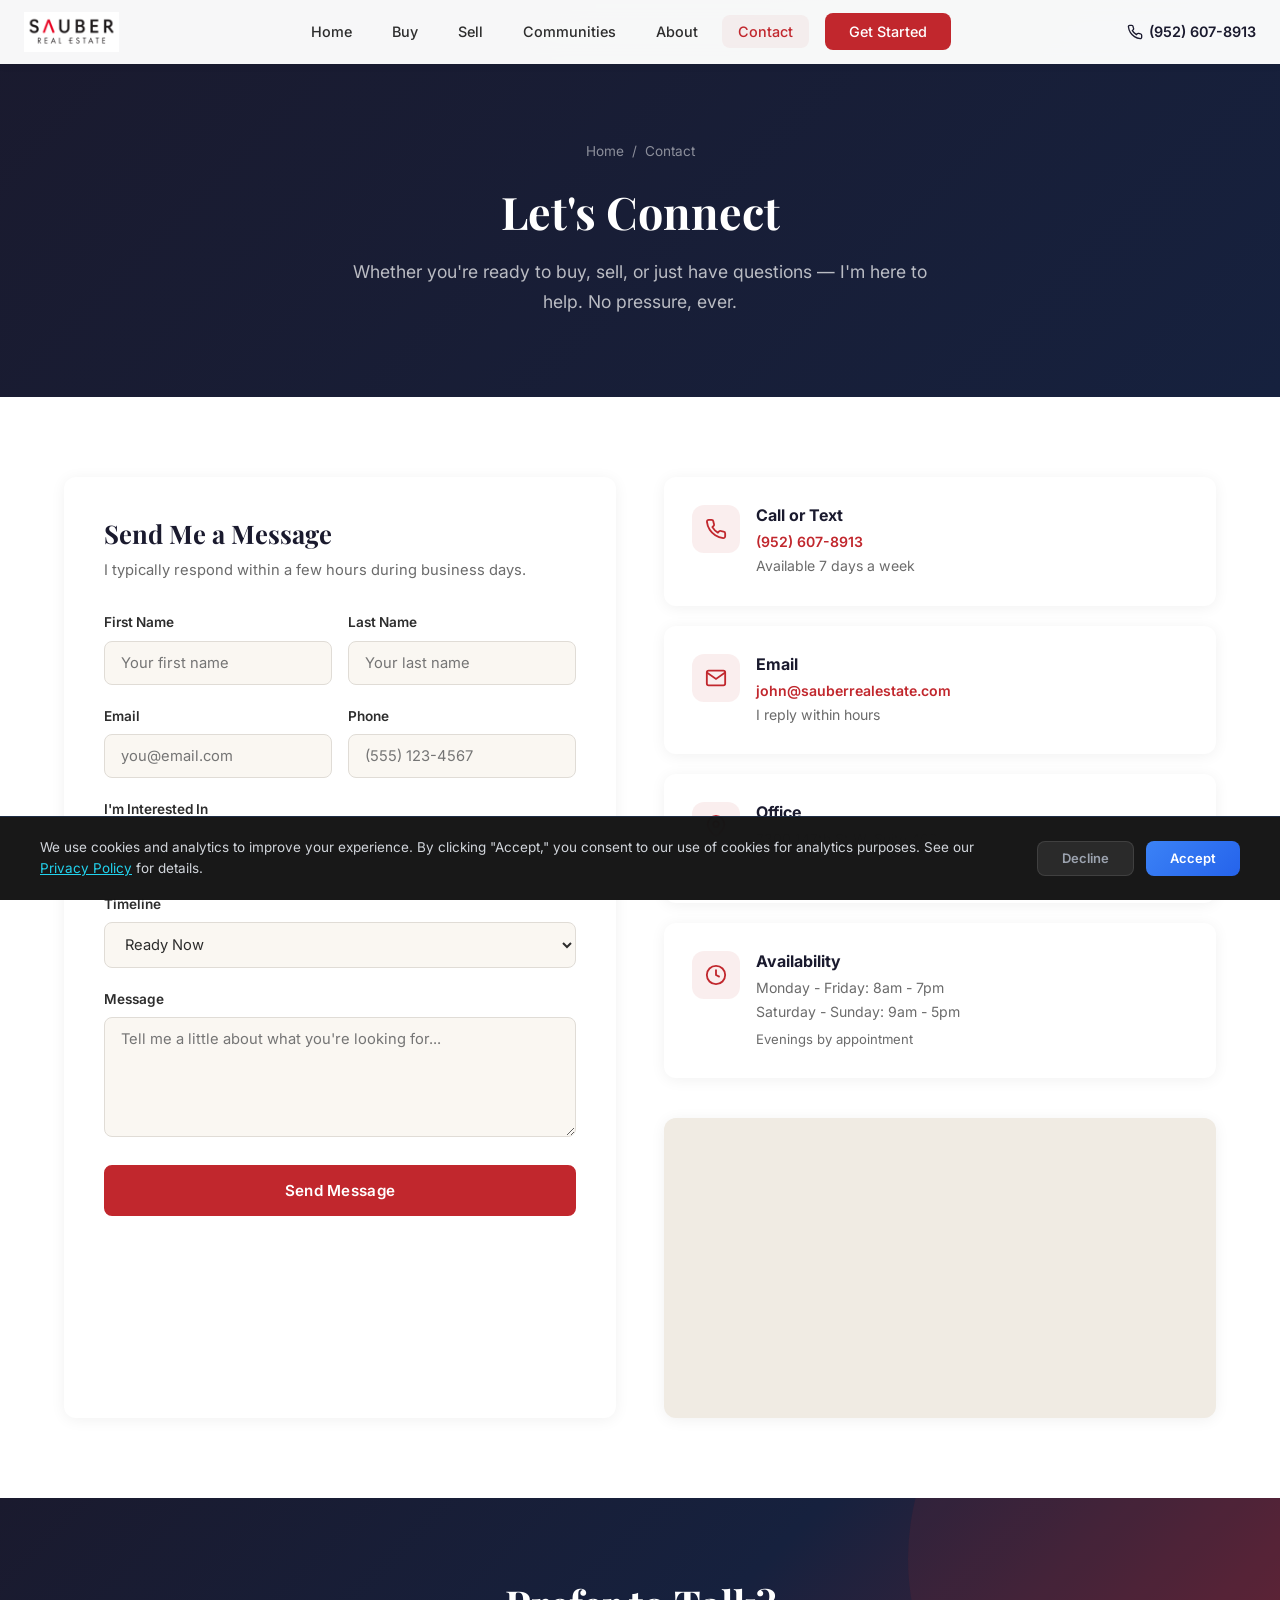
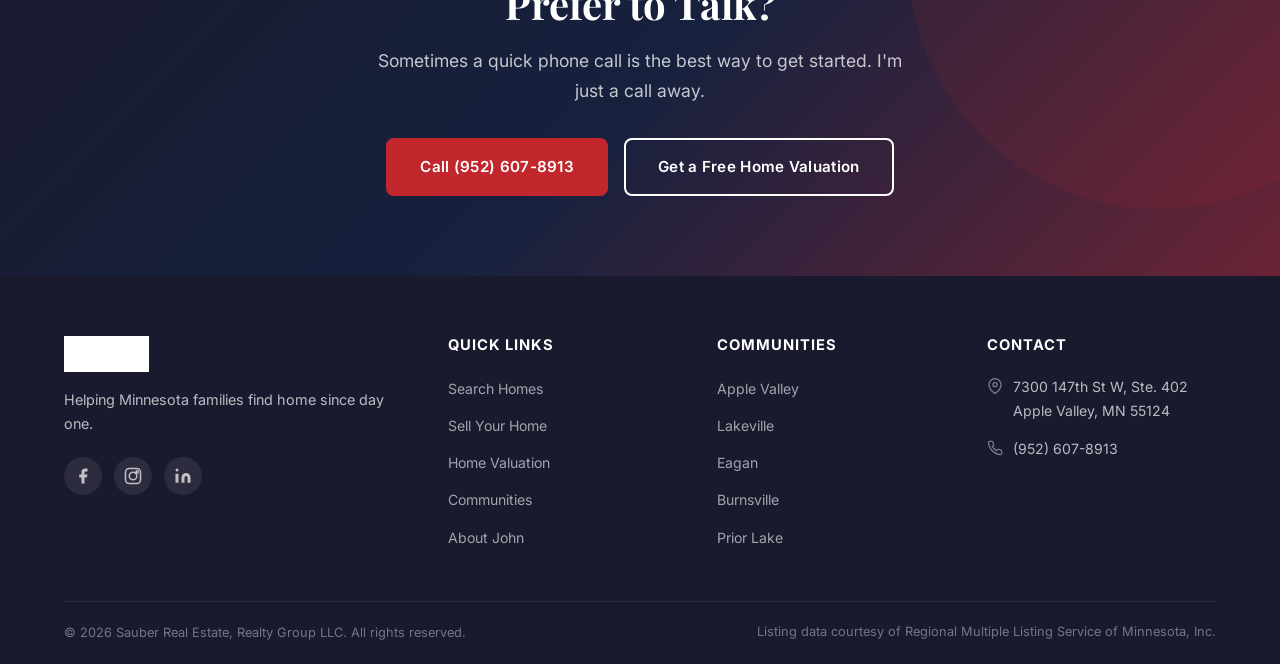
<file: contact.html>
<!DOCTYPE html>
<html lang="en">
<head>
  <meta charset="UTF-8">
  <meta name="viewport" content="width=device-width, initial-scale=1.0">
  <title>Contact John Sauber | Sauber Real Estate — Apple Valley, MN</title>
  <meta name="description" content="Get in touch with John Sauber for all your Minnesota real estate needs. Office in Apple Valley. Call (952) 607-8913.">
  <link rel="icon" type="image/png" href="assets/images/logo.png">
  <link rel="preconnect" href="https://fonts.googleapis.com">
  <link rel="preconnect" href="https://fonts.gstatic.com" crossorigin>
  <link href="https://fonts.googleapis.com/css2?family=Inter:wght@300;400;500;600;700;800&family=Playfair+Display:wght@400;500;600;700&display=swap" rel="stylesheet">
  <link rel="stylesheet" href="css/styles.css">
</head>
<body>

  <!-- Navigation -->
  <nav class="navbar">
    <div class="nav-inner">
      <a href="index.html" class="nav-logo"><img src="assets/images/logo.png" alt="Sauber Real Estate"></a>
      <ul class="nav-links">
        <li><a href="index.html">Home</a></li>
        <li><a href="buy.html">Buy</a></li>
        <li><a href="sell.html">Sell</a></li>
        <li><a href="communities.html">Communities</a></li>
        <li><a href="about.html">About</a></li>
        <li><a href="contact.html" class="active">Contact</a></li>
        <li><a href="contact.html" class="nav-cta">Get Started</a></li>
      </ul>
      <a href="tel:9526078913" class="nav-phone">
        <svg width="16" height="16" viewBox="0 0 24 24" fill="none" stroke="currentColor" stroke-width="2"><path d="M22 16.92v3a2 2 0 0 1-2.18 2 19.79 19.79 0 0 1-8.63-3.07 19.5 19.5 0 0 1-6-6 19.79 19.79 0 0 1-3.07-8.67A2 2 0 0 1 4.11 2h3a2 2 0 0 1 2 1.72 12.84 12.84 0 0 0 .7 2.81 2 2 0 0 1-.45 2.11L8.09 9.91a16 16 0 0 0 6 6l1.27-1.27a2 2 0 0 1 2.11-.45 12.84 12.84 0 0 0 2.81.7A2 2 0 0 1 22 16.92z"/></svg>
        (952) 607-8913
      </a>
      <button class="nav-toggle" aria-label="Menu"><span></span><span></span><span></span></button>
    </div>
  </nav>

  <!-- Page Hero -->
  <section class="page-hero">
    <div class="container">
      <div class="breadcrumb">
        <a href="index.html">Home</a> <span>/</span> <span>Contact</span>
      </div>
      <h1>Let's Connect</h1>
      <p>Whether you're ready to buy, sell, or just have questions — I'm here to help. No pressure, ever.</p>
    </div>
  </section>

  <!-- Contact Form & Info -->
  <section class="section-padding bg-white">
    <div class="container">
      <div class="contact-grid">
        <div class="contact-form">
          <h3 style="font-family:var(--font-heading); font-size:1.6rem; margin-bottom:8px;">Send Me a Message</h3>
          <p style="color:var(--color-text-light); font-size:0.92rem; margin-bottom:28px;">I typically respond within a few hours during business days.</p>
          <form id="contactForm" name="contact" method="POST" data-netlify="true" netlify-honeypot="bot-field">
            <input type="hidden" name="form-name" value="contact">
            <p style="display:none;"><label>Don't fill this out: <input name="bot-field"></label></p>
            <div class="form-row">
              <div class="form-group">
                <label>First Name</label>
                <input type="text" name="first-name" placeholder="Your first name" required>
              </div>
              <div class="form-group">
                <label>Last Name</label>
                <input type="text" name="last-name" placeholder="Your last name" required>
              </div>
            </div>
            <div class="form-row">
              <div class="form-group">
                <label>Email</label>
                <input type="email" name="email" placeholder="you@email.com" required>
              </div>
              <div class="form-group">
                <label>Phone</label>
                <input type="tel" name="phone" placeholder="(555) 123-4567">
              </div>
            </div>
            <div class="form-group">
              <label>I'm Interested In</label>
              <select name="interest">
                <option value="buying">Buying a Home</option>
                <option value="selling">Selling My Home</option>
                <option value="both">Buying & Selling</option>
                <option value="valuation">Home Valuation / CMA</option>
                <option value="investing">Real Estate Investing</option>
                <option value="other">Something Else</option>
              </select>
            </div>
            <div class="form-group">
              <label>Timeline</label>
              <select name="timeline">
                <option value="asap">Ready Now</option>
                <option value="1-3months">Within 1-3 Months</option>
                <option value="3-6months">Within 3-6 Months</option>
                <option value="6-12months">Within 6-12 Months</option>
                <option value="justlooking">Just Exploring</option>
              </select>
            </div>
            <div class="form-group">
              <label>Message</label>
              <textarea name="message" placeholder="Tell me a little about what you're looking for..." rows="5"></textarea>
            </div>
            <button type="submit" class="btn btn-primary" style="width:100%; justify-content:center;">Send Message</button>
          </form>
        </div>

        <div class="contact-info-cards">
          <div class="contact-info-card">
            <div class="contact-info-icon">
              <svg width="22" height="22" viewBox="0 0 24 24" fill="none" stroke="currentColor" stroke-width="2"><path d="M22 16.92v3a2 2 0 0 1-2.18 2 19.79 19.79 0 0 1-8.63-3.07 19.5 19.5 0 0 1-6-6 19.79 19.79 0 0 1-3.07-8.67A2 2 0 0 1 4.11 2h3a2 2 0 0 1 2 1.72 12.84 12.84 0 0 0 .7 2.81 2 2 0 0 1-.45 2.11L8.09 9.91a16 16 0 0 0 6 6l1.27-1.27a2 2 0 0 1 2.11-.45 12.84 12.84 0 0 0 2.81.7A2 2 0 0 1 22 16.92z"/></svg>
            </div>
            <div>
              <h4>Call or Text</h4>
              <p><a href="tel:9526078913" style="color:var(--color-accent); font-weight:600;">(952) 607-8913</a></p>
              <p>Available 7 days a week</p>
            </div>
          </div>

          <div class="contact-info-card">
            <div class="contact-info-icon">
              <svg width="22" height="22" viewBox="0 0 24 24" fill="none" stroke="currentColor" stroke-width="2"><path d="M4 4h16c1.1 0 2 .9 2 2v12c0 1.1-.9 2-2 2H4c-1.1 0-2-.9-2-2V6c0-1.1.9-2 2-2z"/><polyline points="22,6 12,13 2,6"/></svg>
            </div>
            <div>
              <h4>Email</h4>
              <p><a href="mailto:john@sauberrealestate.com" style="color:var(--color-accent); font-weight:600;">john@sauberrealestate.com</a></p>
              <p>I reply within hours</p>
            </div>
          </div>

          <div class="contact-info-card">
            <div class="contact-info-icon">
              <svg width="22" height="22" viewBox="0 0 24 24" fill="none" stroke="currentColor" stroke-width="2"><path d="M21 10c0 7-9 13-9 13s-9-6-9-13a9 9 0 0 1 18 0z"/><circle cx="12" cy="10" r="3"/></svg>
            </div>
            <div>
              <h4>Office</h4>
              <p>7300 147th St W, Suite 402</p>
              <p>Apple Valley, MN 55124</p>
            </div>
          </div>

          <div class="contact-info-card">
            <div class="contact-info-icon">
              <svg width="22" height="22" viewBox="0 0 24 24" fill="none" stroke="currentColor" stroke-width="2"><circle cx="12" cy="12" r="10"/><polyline points="12 6 12 12 16 14"/></svg>
            </div>
            <div>
              <h4>Availability</h4>
              <p>Monday - Friday: 8am - 7pm</p>
              <p>Saturday - Sunday: 9am - 5pm</p>
              <p style="font-size:0.82rem; margin-top:4px;">Evenings by appointment</p>
            </div>
          </div>

          <!-- Map -->
          <div class="map-container">
            <iframe
              src="https://www.google.com/maps/embed?pb=!1m18!1m12!1m3!1d2832.1!2d-93.2!3d44.73!2m3!1f0!2f0!3f0!3m2!1i1024!2i768!4f13.1!3m3!1m2!1s0x0%3A0x0!2zNDTCsDQzJzQ4LjAiTiA5M8KwMTInMDAuMCJX!5e0!3m2!1sen!2sus!4v1600000000000"
              width="100%"
              height="100%"
              style="border:0;"
              allowfullscreen=""
              loading="lazy"
              referrerpolicy="no-referrer-when-downgrade"
              title="Sauber Real Estate Office Location">
            </iframe>
          </div>
        </div>
      </div>
    </div>
  </section>

  <!-- CTA -->
  <section class="cta-banner">
    <div class="container" style="position:relative;z-index:1;">
      <h2>Prefer to Talk?</h2>
      <p>Sometimes a quick phone call is the best way to get started. I'm just a call away.</p>
      <div class="cta-buttons">
        <a href="tel:9526078913" class="btn btn-primary">Call (952) 607-8913</a>
        <a href="sell.html#valuation" class="btn btn-outline-white">Get a Free Home Valuation</a>
      </div>
    </div>
  </section>

  <!-- Footer -->
  <footer class="footer">
    <div class="container">
      <div class="footer-grid">
        <div class="footer-brand">
          <img src="assets/images/logo.png" alt="Sauber Real Estate">
          <p>Helping Minnesota families find home since day one.</p>
          <div class="footer-social">
            <a href="#" aria-label="Facebook"><svg width="18" height="18" viewBox="0 0 24 24" fill="currentColor"><path d="M18 2h-3a5 5 0 0 0-5 5v3H7v4h3v8h4v-8h3l1-4h-4V7a1 1 0 0 1 1-1h3z"/></svg></a>
            <a href="#" aria-label="Instagram"><svg width="18" height="18" viewBox="0 0 24 24" fill="none" stroke="currentColor" stroke-width="2"><rect x="2" y="2" width="20" height="20" rx="5"/><circle cx="12" cy="12" r="5"/><circle cx="17.5" cy="6.5" r="1.5"/></svg></a>
            <a href="#" aria-label="LinkedIn"><svg width="18" height="18" viewBox="0 0 24 24" fill="currentColor"><path d="M16 8a6 6 0 0 1 6 6v7h-4v-7a2 2 0 0 0-2-2 2 2 0 0 0-2 2v7h-4v-7a6 6 0 0 1 6-6z"/><rect x="2" y="9" width="4" height="12"/><circle cx="4" cy="4" r="2"/></svg></a>
          </div>
        </div>
        <div class="footer-col"><h4>Quick Links</h4><ul><li><a href="buy.html">Search Homes</a></li><li><a href="sell.html">Sell Your Home</a></li><li><a href="sell.html#valuation">Home Valuation</a></li><li><a href="communities.html">Communities</a></li><li><a href="about.html">About John</a></li></ul></div>
        <div class="footer-col"><h4>Communities</h4><ul><li><a href="communities.html#apple-valley">Apple Valley</a></li><li><a href="communities.html#lakeville">Lakeville</a></li><li><a href="communities.html#eagan">Eagan</a></li><li><a href="communities.html#burnsville">Burnsville</a></li><li><a href="communities.html#prior-lake">Prior Lake</a></li></ul></div>
        <div class="footer-col">
          <h4>Contact</h4>
          <div class="footer-contact-item"><svg viewBox="0 0 24 24" fill="none" stroke="currentColor" stroke-width="2"><path d="M21 10c0 7-9 13-9 13s-9-6-9-13a9 9 0 0 1 18 0z"/><circle cx="12" cy="10" r="3"/></svg><span>7300 147th St W, Ste. 402<br>Apple Valley, MN 55124</span></div>
          <div class="footer-contact-item"><svg viewBox="0 0 24 24" fill="none" stroke="currentColor" stroke-width="2"><path d="M22 16.92v3a2 2 0 0 1-2.18 2 19.79 19.79 0 0 1-8.63-3.07 19.5 19.5 0 0 1-6-6 19.79 19.79 0 0 1-3.07-8.67A2 2 0 0 1 4.11 2h3a2 2 0 0 1 2 1.72 12.84 12.84 0 0 0 .7 2.81 2 2 0 0 1-.45 2.11L8.09 9.91a16 16 0 0 0 6 6l1.27-1.27a2 2 0 0 1 2.11-.45 12.84 12.84 0 0 0 2.81.7A2 2 0 0 1 22 16.92z"/></svg><span>(952) 607-8913</span></div>
        </div>
      </div>
      <div class="footer-bottom">
        <p>&copy; 2026 Sauber Real Estate, Realty Group LLC. All rights reserved.</p>
        <p class="footer-mls-disclaimer">Listing data courtesy of Regional Multiple Listing Service of Minnesota, Inc.</p>
      </div>
    </div>
  </footer>

  <script src="js/main.js"></script>

  <!-- Analytics — consent-gated GA4 (G-CVF4MDVKJS), shared with AISymmetric -->
  <script src="cookie-consent.js"></script>
</body>
</html>
</file>
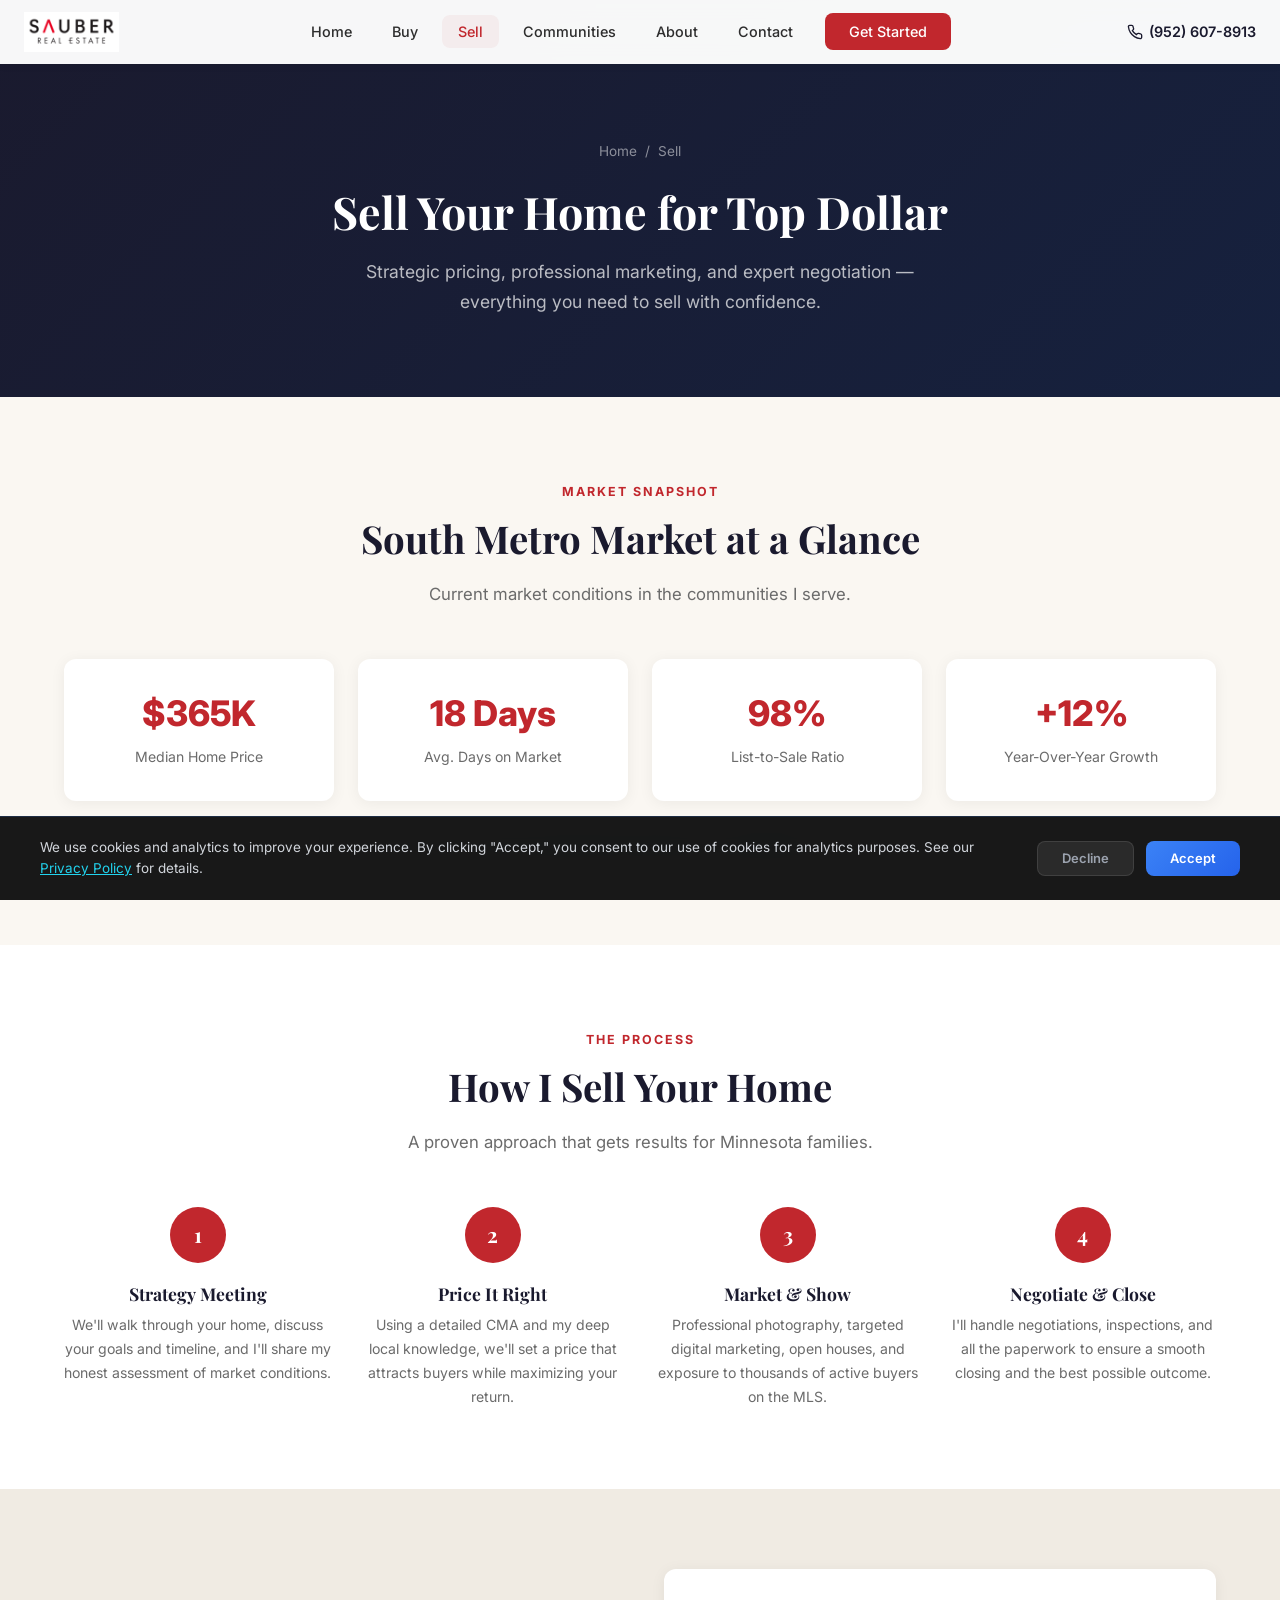
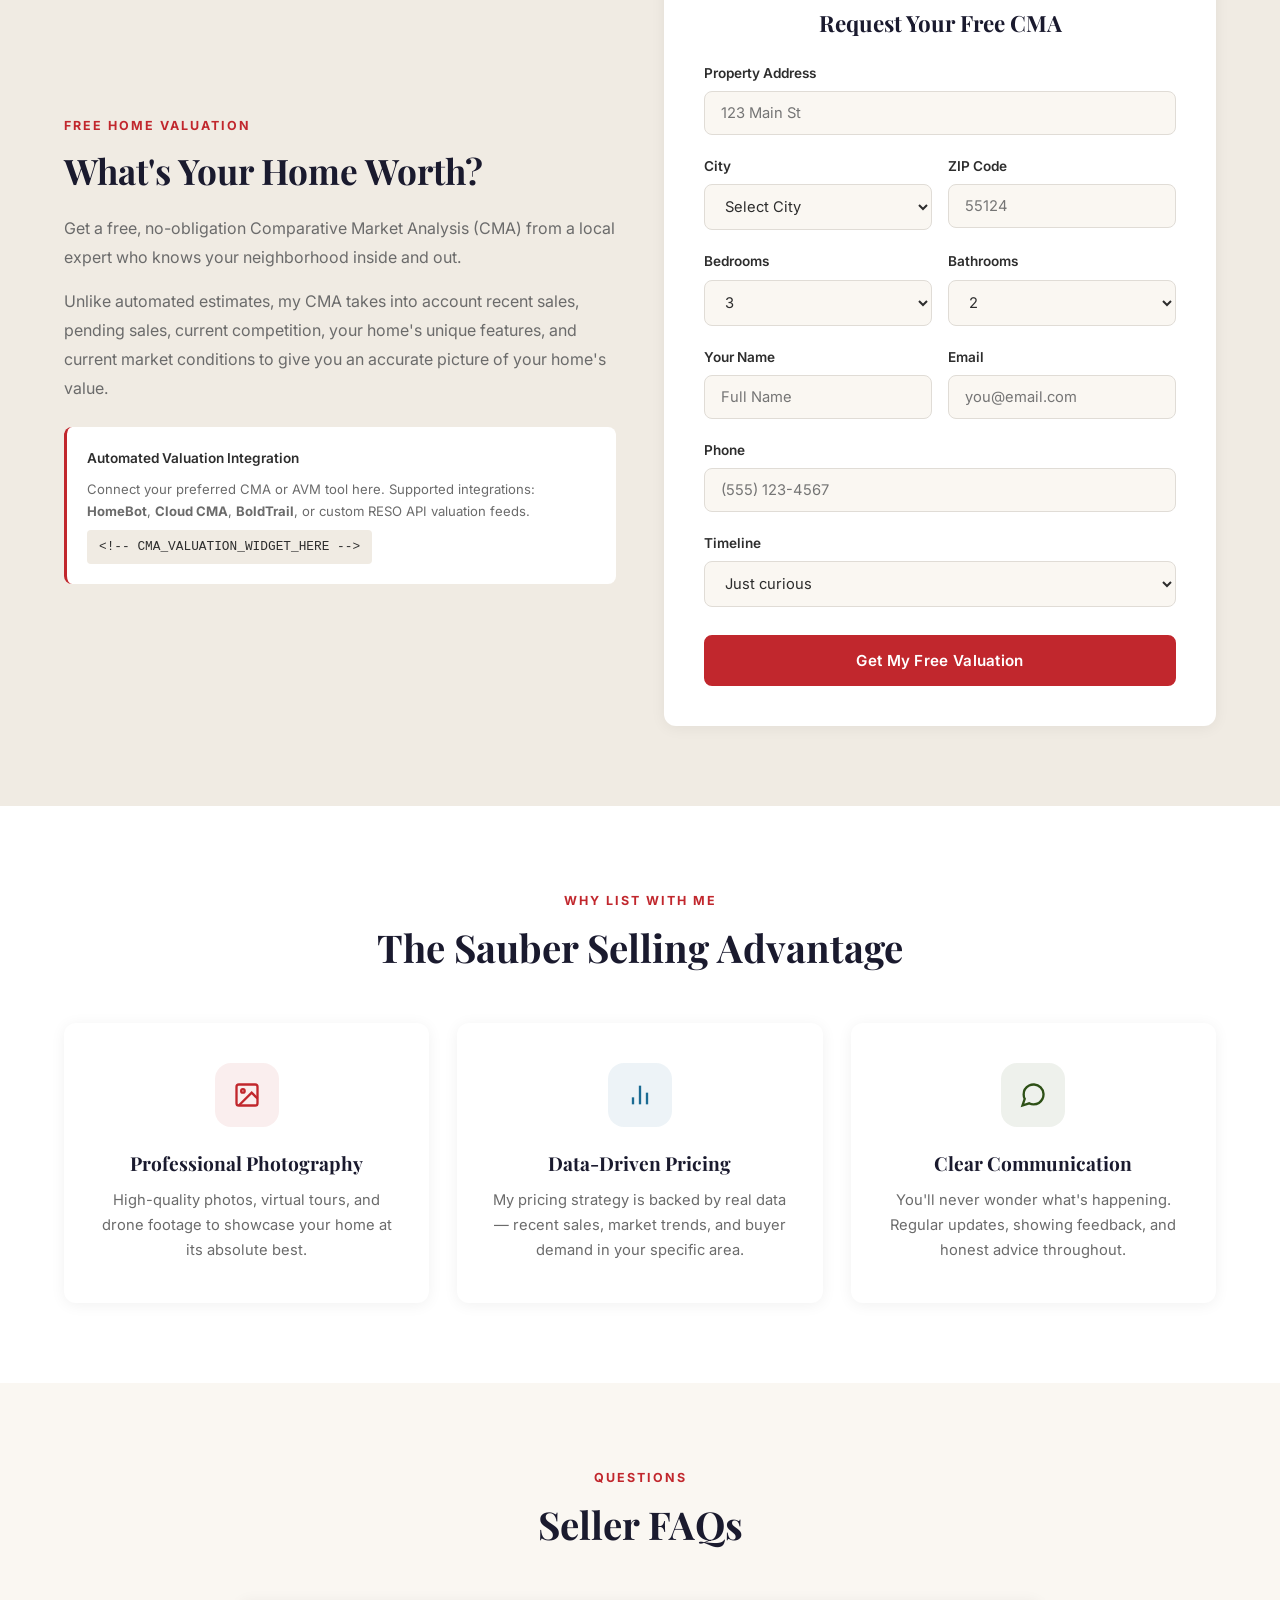
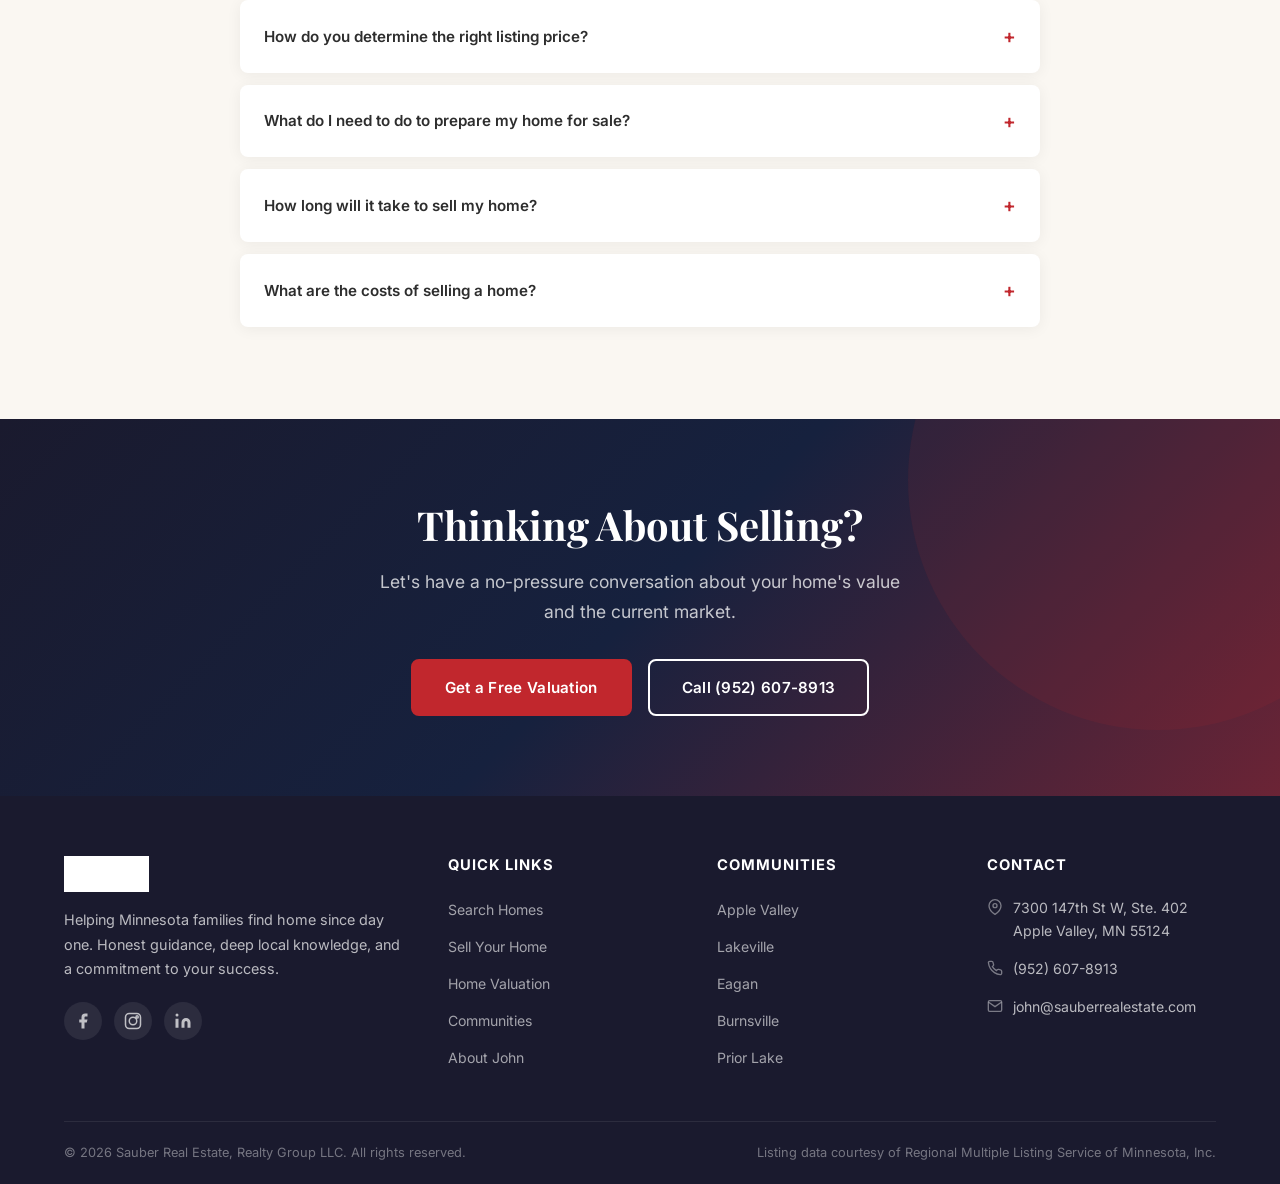
<file: sell.html>
<!DOCTYPE html>
<html lang="en">
<head>
  <meta charset="UTF-8">
  <meta name="viewport" content="width=device-width, initial-scale=1.0">
  <title>Sell Your Home | Sauber Real Estate — Free Home Valuation</title>
  <meta name="description" content="Get top dollar for your Minnesota home. Free CMA valuation, professional marketing, expert negotiation. John Sauber — your trusted listing agent.">
  <link rel="icon" type="image/png" href="assets/images/logo.png">
  <link rel="preconnect" href="https://fonts.googleapis.com">
  <link rel="preconnect" href="https://fonts.gstatic.com" crossorigin>
  <link href="https://fonts.googleapis.com/css2?family=Inter:wght@300;400;500;600;700;800&family=Playfair+Display:wght@400;500;600;700&display=swap" rel="stylesheet">
  <link rel="stylesheet" href="css/styles.css">
</head>
<body>

  <!-- Navigation -->
  <nav class="navbar">
    <div class="nav-inner">
      <a href="index.html" class="nav-logo"><img src="assets/images/logo.png" alt="Sauber Real Estate"></a>
      <ul class="nav-links">
        <li><a href="index.html">Home</a></li>
        <li><a href="buy.html">Buy</a></li>
        <li><a href="sell.html" class="active">Sell</a></li>
        <li><a href="communities.html">Communities</a></li>
        <li><a href="about.html">About</a></li>
        <li><a href="contact.html">Contact</a></li>
        <li><a href="contact.html" class="nav-cta">Get Started</a></li>
      </ul>
      <a href="tel:9526078913" class="nav-phone">
        <svg width="16" height="16" viewBox="0 0 24 24" fill="none" stroke="currentColor" stroke-width="2"><path d="M22 16.92v3a2 2 0 0 1-2.18 2 19.79 19.79 0 0 1-8.63-3.07 19.5 19.5 0 0 1-6-6 19.79 19.79 0 0 1-3.07-8.67A2 2 0 0 1 4.11 2h3a2 2 0 0 1 2 1.72 12.84 12.84 0 0 0 .7 2.81 2 2 0 0 1-.45 2.11L8.09 9.91a16 16 0 0 0 6 6l1.27-1.27a2 2 0 0 1 2.11-.45 12.84 12.84 0 0 0 2.81.7A2 2 0 0 1 22 16.92z"/></svg>
        (952) 607-8913
      </a>
      <button class="nav-toggle" aria-label="Menu"><span></span><span></span><span></span></button>
    </div>
  </nav>

  <!-- Page Hero -->
  <section class="page-hero">
    <div class="container">
      <div class="breadcrumb">
        <a href="index.html">Home</a> <span>/</span> <span>Sell</span>
      </div>
      <h1>Sell Your Home for Top Dollar</h1>
      <p>Strategic pricing, professional marketing, and expert negotiation — everything you need to sell with confidence.</p>
    </div>
  </section>

  <!-- Market Stats -->
  <section class="section-padding bg-cream" id="market-report">
    <div class="container">
      <div class="section-header text-center">
        <span class="label">Market Snapshot</span>
        <h2>South Metro Market at a Glance</h2>
        <p>Current market conditions in the communities I serve.</p>
      </div>
      <div class="stats-grid">
        <div class="stat-card">
          <h3 data-count="365" data-prefix="$" data-suffix="K">$365K</h3>
          <p>Median Home Price</p>
        </div>
        <div class="stat-card">
          <h3 data-count="18" data-suffix=" Days">18 Days</h3>
          <p>Avg. Days on Market</p>
        </div>
        <div class="stat-card">
          <h3 data-count="98" data-suffix="%">98%</h3>
          <p>List-to-Sale Ratio</p>
        </div>
        <div class="stat-card">
          <h3 data-count="12" data-suffix="%" data-prefix="+">+12%</h3>
          <p>Year-Over-Year Growth</p>
        </div>
      </div>
      <div class="text-center" style="margin-top: 16px;">
        <span class="idx-badge">
          <svg viewBox="0 0 24 24" fill="none" stroke="currentColor" stroke-width="2"><path d="M12 22s8-4 8-10V5l-8-3-8 3v7c0 6 8 10 8 10z"/></svg>
          Data from Regional MLS of Minnesota — Updated Monthly
        </span>
      </div>
    </div>
  </section>

  <!-- Selling Process -->
  <section class="section-padding bg-white">
    <div class="container">
      <div class="section-header text-center">
        <span class="label">The Process</span>
        <h2>How I Sell Your Home</h2>
        <p>A proven approach that gets results for Minnesota families.</p>
      </div>
      <div class="process-steps">
        <div class="process-step">
          <h3>Strategy Meeting</h3>
          <p>We'll walk through your home, discuss your goals and timeline, and I'll share my honest assessment of market conditions.</p>
        </div>
        <div class="process-step">
          <h3>Price It Right</h3>
          <p>Using a detailed CMA and my deep local knowledge, we'll set a price that attracts buyers while maximizing your return.</p>
        </div>
        <div class="process-step">
          <h3>Market & Show</h3>
          <p>Professional photography, targeted digital marketing, open houses, and exposure to thousands of active buyers on the MLS.</p>
        </div>
        <div class="process-step">
          <h3>Negotiate & Close</h3>
          <p>I'll handle negotiations, inspections, and all the paperwork to ensure a smooth closing and the best possible outcome.</p>
        </div>
      </div>
    </div>
  </section>

  <!-- Home Valuation / CMA -->
  <section class="section-padding bg-beige" id="valuation">
    <div class="container">
      <div class="valuation-grid">
        <div>
          <span class="label" style="display:inline-block; font-size:0.78rem; font-weight:700; text-transform:uppercase; letter-spacing:2px; color:var(--color-accent); margin-bottom:12px;">Free Home Valuation</span>
          <h2 style="font-family:var(--font-heading); font-size:2.2rem; color:var(--color-primary); margin-bottom:20px;">What's Your Home Worth?</h2>
          <p style="color:var(--color-text-light); margin-bottom:16px; line-height:1.8;">Get a free, no-obligation Comparative Market Analysis (CMA) from a local expert who knows your neighborhood inside and out.</p>
          <p style="color:var(--color-text-light); margin-bottom:24px; line-height:1.8;">Unlike automated estimates, my CMA takes into account recent sales, pending sales, current competition, your home's unique features, and current market conditions to give you an accurate picture of your home's value.</p>

          <!-- CMA/Valuation Tool Integration Point -->
          <div style="background:var(--color-white); padding:20px; border-radius:var(--radius-sm); border-left:3px solid var(--color-accent);">
            <p style="font-size:0.85rem; font-weight:600; margin-bottom:8px;">Automated Valuation Integration</p>
            <p style="font-size:0.82rem; color:var(--color-text-light);">Connect your preferred CMA or AVM tool here. Supported integrations: <strong>HomeBot</strong>, <strong>Cloud CMA</strong>, <strong>BoldTrail</strong>, or custom RESO API valuation feeds.</p>
            <code style="display:inline-block; background:var(--color-warm-beige); padding:6px 12px; border-radius:4px; font-size:0.8rem; margin-top:8px;">&lt;!-- CMA_VALUATION_WIDGET_HERE --&gt;</code>
          </div>
        </div>
        <div class="valuation-form" id="valuationForm-container">
          <h3 style="font-family:var(--font-heading); font-size:1.4rem; margin-bottom:24px; text-align:center;">Request Your Free CMA</h3>
          <form id="valuationForm">
            <div class="form-group">
              <label>Property Address</label>
              <input type="text" placeholder="123 Main St" required>
            </div>
            <div class="form-row">
              <div class="form-group">
                <label>City</label>
                <select required>
                  <option value="">Select City</option>
                  <option>Apple Valley</option>
                  <option>Bloomington</option>
                  <option>Burnsville</option>
                  <option>Eagan</option>
                  <option>Farmington</option>
                  <option>Lakeville</option>
                  <option>Prior Lake</option>
                  <option>Rosemount</option>
                  <option>Savage</option>
                  <option>Other</option>
                </select>
              </div>
              <div class="form-group">
                <label>ZIP Code</label>
                <input type="text" placeholder="55124" required>
              </div>
            </div>
            <div class="form-row">
              <div class="form-group">
                <label>Bedrooms</label>
                <select>
                  <option>1</option><option>2</option><option selected>3</option><option>4</option><option>5+</option>
                </select>
              </div>
              <div class="form-group">
                <label>Bathrooms</label>
                <select>
                  <option>1</option><option selected>2</option><option>3</option><option>4+</option>
                </select>
              </div>
            </div>
            <div class="form-row">
              <div class="form-group">
                <label>Your Name</label>
                <input type="text" placeholder="Full Name" required>
              </div>
              <div class="form-group">
                <label>Email</label>
                <input type="email" placeholder="you@email.com" required>
              </div>
            </div>
            <div class="form-group">
              <label>Phone</label>
              <input type="tel" placeholder="(555) 123-4567">
            </div>
            <div class="form-group">
              <label>Timeline</label>
              <select>
                <option>Just curious</option>
                <option>Thinking about selling</option>
                <option>Within 3 months</option>
                <option>Within 6 months</option>
                <option>Ready now</option>
              </select>
            </div>
            <button type="submit" class="btn btn-primary" style="width:100%; justify-content:center; margin-top:8px;">Get My Free Valuation</button>
          </form>
        </div>
      </div>
    </div>
  </section>

  <!-- What Sets Me Apart -->
  <section class="section-padding bg-white">
    <div class="container">
      <div class="section-header text-center">
        <span class="label">Why List With Me</span>
        <h2>The Sauber Selling Advantage</h2>
      </div>
      <div class="services-grid">
        <div class="service-card">
          <div class="service-icon red">
            <svg width="28" height="28" viewBox="0 0 24 24" fill="none" stroke="currentColor" stroke-width="2"><rect x="3" y="3" width="18" height="18" rx="2"/><circle cx="8.5" cy="8.5" r="1.5"/><path d="m21 15-5-5L5 21"/></svg>
          </div>
          <h3>Professional Photography</h3>
          <p>High-quality photos, virtual tours, and drone footage to showcase your home at its absolute best.</p>
        </div>
        <div class="service-card">
          <div class="service-icon blue">
            <svg width="28" height="28" viewBox="0 0 24 24" fill="none" stroke="currentColor" stroke-width="2"><path d="M18 20V10"/><path d="M12 20V4"/><path d="M6 20v-6"/></svg>
          </div>
          <h3>Data-Driven Pricing</h3>
          <p>My pricing strategy is backed by real data — recent sales, market trends, and buyer demand in your specific area.</p>
        </div>
        <div class="service-card">
          <div class="service-icon green">
            <svg width="28" height="28" viewBox="0 0 24 24" fill="none" stroke="currentColor" stroke-width="2"><path d="M21 11.5a8.38 8.38 0 0 1-.9 3.8 8.5 8.5 0 0 1-7.6 4.7 8.38 8.38 0 0 1-3.8-.9L3 21l1.9-5.7a8.38 8.38 0 0 1-.9-3.8 8.5 8.5 0 0 1 4.7-7.6 8.38 8.38 0 0 1 3.8-.9h.5a8.48 8.48 0 0 1 8 8v.5z"/></svg>
          </div>
          <h3>Clear Communication</h3>
          <p>You'll never wonder what's happening. Regular updates, showing feedback, and honest advice throughout.</p>
        </div>
      </div>
    </div>
  </section>

  <!-- Seller FAQ -->
  <section class="section-padding bg-cream">
    <div class="container">
      <div class="section-header text-center">
        <span class="label">Questions</span>
        <h2>Seller FAQs</h2>
      </div>
      <div class="faq-list">
        <div class="faq-item">
          <div class="faq-question">
            <span>How do you determine the right listing price?</span>
            <span class="faq-toggle">+</span>
          </div>
          <div class="faq-answer">
            <p>I prepare a detailed Comparative Market Analysis (CMA) that examines recent sales of similar homes in your area, current competition, market trends, and your home's unique features. This data-driven approach ensures we price your home to attract serious buyers while maximizing your return.</p>
          </div>
        </div>
        <div class="faq-item">
          <div class="faq-question">
            <span>What do I need to do to prepare my home for sale?</span>
            <span class="faq-toggle">+</span>
          </div>
          <div class="faq-answer">
            <p>I'll provide a personalized checklist based on a walkthrough of your home. Generally, decluttering, deep cleaning, and minor repairs make the biggest impact. I can also recommend trusted stagers, handymen, and cleaners to help get your home show-ready.</p>
          </div>
        </div>
        <div class="faq-item">
          <div class="faq-question">
            <span>How long will it take to sell my home?</span>
            <span class="faq-toggle">+</span>
          </div>
          <div class="faq-answer">
            <p>In the current market, well-priced homes in the south metro are selling within 2-4 weeks on average. However, timing depends on location, price point, condition, and season. I'll give you a realistic timeline based on current market conditions for your specific area.</p>
          </div>
        </div>
        <div class="faq-item">
          <div class="faq-question">
            <span>What are the costs of selling a home?</span>
            <span class="faq-toggle">+</span>
          </div>
          <div class="faq-answer">
            <p>Typical seller costs in Minnesota include agent commissions, title insurance, state deed tax, and closing fees. I'll provide a detailed net sheet so you know exactly what to expect. There are no surprises — transparency is a core part of how I work.</p>
          </div>
        </div>
      </div>
    </div>
  </section>

  <!-- CTA -->
  <section class="cta-banner">
    <div class="container" style="position:relative;z-index:1;">
      <h2>Thinking About Selling?</h2>
      <p>Let's have a no-pressure conversation about your home's value and the current market.</p>
      <div class="cta-buttons">
        <a href="#valuation" class="btn btn-primary">Get a Free Valuation</a>
        <a href="tel:9526078913" class="btn btn-outline-white">Call (952) 607-8913</a>
      </div>
    </div>
  </section>

  <!-- Footer -->
  <footer class="footer">
    <div class="container">
      <div class="footer-grid">
        <div class="footer-brand">
          <img src="assets/images/logo.png" alt="Sauber Real Estate">
          <p>Helping Minnesota families find home since day one. Honest guidance, deep local knowledge, and a commitment to your success.</p>
          <div class="footer-social">
            <a href="#" aria-label="Facebook"><svg width="18" height="18" viewBox="0 0 24 24" fill="currentColor"><path d="M18 2h-3a5 5 0 0 0-5 5v3H7v4h3v8h4v-8h3l1-4h-4V7a1 1 0 0 1 1-1h3z"/></svg></a>
            <a href="#" aria-label="Instagram"><svg width="18" height="18" viewBox="0 0 24 24" fill="none" stroke="currentColor" stroke-width="2"><rect x="2" y="2" width="20" height="20" rx="5"/><circle cx="12" cy="12" r="5"/><circle cx="17.5" cy="6.5" r="1.5"/></svg></a>
            <a href="#" aria-label="LinkedIn"><svg width="18" height="18" viewBox="0 0 24 24" fill="currentColor"><path d="M16 8a6 6 0 0 1 6 6v7h-4v-7a2 2 0 0 0-2-2 2 2 0 0 0-2 2v7h-4v-7a6 6 0 0 1 6-6z"/><rect x="2" y="9" width="4" height="12"/><circle cx="4" cy="4" r="2"/></svg></a>
          </div>
        </div>
        <div class="footer-col"><h4>Quick Links</h4><ul><li><a href="buy.html">Search Homes</a></li><li><a href="sell.html">Sell Your Home</a></li><li><a href="sell.html#valuation">Home Valuation</a></li><li><a href="communities.html">Communities</a></li><li><a href="about.html">About John</a></li></ul></div>
        <div class="footer-col"><h4>Communities</h4><ul><li><a href="communities.html#apple-valley">Apple Valley</a></li><li><a href="communities.html#lakeville">Lakeville</a></li><li><a href="communities.html#eagan">Eagan</a></li><li><a href="communities.html#burnsville">Burnsville</a></li><li><a href="communities.html#prior-lake">Prior Lake</a></li></ul></div>
        <div class="footer-col">
          <h4>Contact</h4>
          <div class="footer-contact-item"><svg viewBox="0 0 24 24" fill="none" stroke="currentColor" stroke-width="2"><path d="M21 10c0 7-9 13-9 13s-9-6-9-13a9 9 0 0 1 18 0z"/><circle cx="12" cy="10" r="3"/></svg><span>7300 147th St W, Ste. 402<br>Apple Valley, MN 55124</span></div>
          <div class="footer-contact-item"><svg viewBox="0 0 24 24" fill="none" stroke="currentColor" stroke-width="2"><path d="M22 16.92v3a2 2 0 0 1-2.18 2 19.79 19.79 0 0 1-8.63-3.07 19.5 19.5 0 0 1-6-6 19.79 19.79 0 0 1-3.07-8.67A2 2 0 0 1 4.11 2h3a2 2 0 0 1 2 1.72 12.84 12.84 0 0 0 .7 2.81 2 2 0 0 1-.45 2.11L8.09 9.91a16 16 0 0 0 6 6l1.27-1.27a2 2 0 0 1 2.11-.45 12.84 12.84 0 0 0 2.81.7A2 2 0 0 1 22 16.92z"/></svg><span>(952) 607-8913</span></div>
          <div class="footer-contact-item"><svg viewBox="0 0 24 24" fill="none" stroke="currentColor" stroke-width="2"><path d="M4 4h16c1.1 0 2 .9 2 2v12c0 1.1-.9 2-2 2H4c-1.1 0-2-.9-2-2V6c0-1.1.9-2 2-2z"/><polyline points="22,6 12,13 2,6"/></svg><span>john@sauberrealestate.com</span></div>
        </div>
      </div>
      <div class="footer-bottom">
        <p>&copy; 2026 Sauber Real Estate, Realty Group LLC. All rights reserved.</p>
        <p class="footer-mls-disclaimer">Listing data courtesy of Regional Multiple Listing Service of Minnesota, Inc.</p>
      </div>
    </div>
  </footer>

  <script src="js/main.js"></script>

  <!-- Analytics — consent-gated GA4 (G-CVF4MDVKJS), shared with AISymmetric -->
  <script src="cookie-consent.js"></script>
</body>
</html>
</file>
<file: css/styles.css>
/* ============================================
   SAUBER REAL ESTATE - Custom Styles
   Warm, Cozy, Modern Minnesota Real Estate
   ============================================ */

/* ---------- CSS Custom Properties ---------- */
:root {
  --color-primary: #1a1a2e;
  --color-accent: #c1272d;
  --color-accent-hover: #a01f24;
  --color-warm-cream: #faf7f2;
  --color-warm-beige: #f0ebe3;
  --color-warm-tan: #d4c5b2;
  --color-text: #2d2d2d;
  --color-text-light: #6b6b6b;
  --color-white: #ffffff;
  --color-forest: #2d5016;
  --color-lake-blue: #1b6b93;
  --color-gold: #b8860b;
  --font-heading: 'Playfair Display', Georgia, serif;
  --font-body: 'Inter', -apple-system, BlinkMacSystemFont, sans-serif;
  --shadow-soft: 0 2px 15px rgba(0,0,0,0.06);
  --shadow-medium: 0 4px 25px rgba(0,0,0,0.1);
  --shadow-hover: 0 8px 35px rgba(0,0,0,0.15);
  --radius: 12px;
  --radius-sm: 8px;
  --transition: all 0.3s ease;
}

/* ---------- Base Resets ---------- */
*, *::before, *::after {
  margin: 0;
  padding: 0;
  box-sizing: border-box;
}

html {
  scroll-behavior: smooth;
  font-size: 16px;
}

body {
  font-family: var(--font-body);
  color: var(--color-text);
  background-color: var(--color-warm-cream);
  line-height: 1.7;
  -webkit-font-smoothing: antialiased;
}

img {
  max-width: 100%;
  height: auto;
  display: block;
}

a {
  text-decoration: none;
  color: inherit;
  transition: var(--transition);
}

h1, h2, h3, h4, h5, h6 {
  font-family: var(--font-heading);
  line-height: 1.3;
  color: var(--color-primary);
}

/* ---------- Utility Classes ---------- */
.container {
  max-width: 1200px;
  margin: 0 auto;
  padding: 0 24px;
}

.section-padding {
  padding: 80px 0;
}

.section-padding-lg {
  padding: 100px 0;
}

.text-center {
  text-align: center;
}

.text-accent {
  color: var(--color-accent);
}

.bg-cream {
  background-color: var(--color-warm-cream);
}

.bg-beige {
  background-color: var(--color-warm-beige);
}

.bg-white {
  background-color: var(--color-white);
}

.bg-primary {
  background-color: var(--color-primary);
}

/* ---------- Buttons ---------- */
.btn {
  display: inline-flex;
  align-items: center;
  gap: 8px;
  padding: 14px 32px;
  border-radius: var(--radius-sm);
  font-family: var(--font-body);
  font-size: 0.95rem;
  font-weight: 600;
  letter-spacing: 0.3px;
  cursor: pointer;
  transition: var(--transition);
  border: 2px solid transparent;
}

.btn-primary {
  background-color: var(--color-accent);
  color: var(--color-white);
  border-color: var(--color-accent);
}

.btn-primary:hover {
  background-color: var(--color-accent-hover);
  border-color: var(--color-accent-hover);
  transform: translateY(-2px);
  box-shadow: var(--shadow-medium);
}

.btn-outline {
  background-color: transparent;
  color: var(--color-primary);
  border-color: var(--color-primary);
}

.btn-outline:hover {
  background-color: var(--color-primary);
  color: var(--color-white);
  transform: translateY(-2px);
}

.btn-outline-white {
  background-color: transparent;
  color: var(--color-white);
  border-color: var(--color-white);
}

.btn-outline-white:hover {
  background-color: var(--color-white);
  color: var(--color-primary);
  transform: translateY(-2px);
}

.btn-warm {
  background-color: var(--color-gold);
  color: var(--color-white);
  border-color: var(--color-gold);
}

.btn-warm:hover {
  background-color: #9a7209;
  transform: translateY(-2px);
  box-shadow: var(--shadow-medium);
}

/* ---------- Navigation ---------- */
.navbar {
  position: fixed;
  top: 0;
  left: 0;
  right: 0;
  z-index: 1000;
  background: rgba(255, 255, 255, 0.97);
  backdrop-filter: blur(10px);
  box-shadow: 0 1px 10px rgba(0,0,0,0.05);
  transition: var(--transition);
}

.navbar.scrolled {
  box-shadow: var(--shadow-soft);
}

.nav-inner {
  display: flex;
  align-items: center;
  justify-content: space-between;
  padding: 12px 24px;
  max-width: 1300px;
  margin: 0 auto;
}

.nav-logo img {
  height: 40px;
  width: auto;
}

.nav-links {
  display: flex;
  align-items: center;
  gap: 8px;
  list-style: none;
}

.nav-links a {
  padding: 8px 16px;
  font-size: 0.9rem;
  font-weight: 500;
  color: var(--color-text);
  border-radius: var(--radius-sm);
  position: relative;
}

.nav-links a:hover,
.nav-links a.active {
  color: var(--color-accent);
  background: rgba(193, 39, 45, 0.05);
}

.nav-links .nav-cta {
  background-color: var(--color-accent);
  color: var(--color-white) !important;
  padding: 10px 24px;
  margin-left: 8px;
}

.nav-links .nav-cta:hover {
  background-color: var(--color-accent-hover);
}

.nav-phone {
  display: flex;
  align-items: center;
  gap: 6px;
  font-weight: 600;
  color: var(--color-primary);
  font-size: 0.9rem;
}

/* Mobile Nav Toggle */
.nav-toggle {
  display: none;
  flex-direction: column;
  gap: 5px;
  cursor: pointer;
  background: none;
  border: none;
  padding: 8px;
}

.nav-toggle span {
  width: 24px;
  height: 2px;
  background: var(--color-primary);
  transition: var(--transition);
  border-radius: 2px;
}

/* Dropdown */
.nav-dropdown {
  position: relative;
}

.nav-dropdown-menu {
  position: absolute;
  top: 100%;
  left: 0;
  background: var(--color-white);
  border-radius: var(--radius-sm);
  box-shadow: var(--shadow-medium);
  min-width: 220px;
  padding: 8px 0;
  opacity: 0;
  visibility: hidden;
  transform: translateY(10px);
  transition: var(--transition);
  list-style: none;
}

.nav-dropdown:hover .nav-dropdown-menu {
  opacity: 1;
  visibility: visible;
  transform: translateY(0);
}

.nav-dropdown-menu a {
  display: block;
  padding: 10px 20px;
  font-size: 0.88rem;
  border-radius: 0;
}

.nav-dropdown-menu a:hover {
  background: var(--color-warm-beige);
}

/* ---------- Hero Section ---------- */
.hero {
  position: relative;
  min-height: 92vh;
  display: flex;
  align-items: center;
  overflow: hidden;
  background: linear-gradient(135deg, var(--color-primary) 0%, #16213e 100%);
  padding-top: 80px;
}

.hero-bg-overlay {
  position: absolute;
  inset: 0;
  background: url('data:image/svg+xml,<svg xmlns="http://www.w3.org/2000/svg" viewBox="0 0 1440 900"><defs><linearGradient id="g" x1="0" y1="0" x2="1" y2="1"><stop offset="0%" stop-color="%231a1a2e" stop-opacity="0.92"/><stop offset="100%" stop-color="%2316213e" stop-opacity="0.85"/></linearGradient></defs><rect fill="url(%23g)" width="1440" height="900"/></svg>');
  background-size: cover;
}

.hero-content {
  position: relative;
  z-index: 2;
  display: grid;
  grid-template-columns: 1fr 1fr;
  gap: 60px;
  align-items: center;
  padding: 40px 0;
}

.hero-text h1 {
  font-size: 3.2rem;
  color: var(--color-white);
  margin-bottom: 20px;
  line-height: 1.15;
}

.hero-text h1 span {
  color: var(--color-accent);
}

.hero-text p {
  font-size: 1.15rem;
  color: rgba(255,255,255,0.8);
  margin-bottom: 32px;
  max-width: 500px;
  line-height: 1.8;
}

.hero-buttons {
  display: flex;
  gap: 16px;
  flex-wrap: wrap;
}

.hero-stats {
  display: flex;
  gap: 40px;
  margin-top: 48px;
  padding-top: 32px;
  border-top: 1px solid rgba(255,255,255,0.15);
}

.hero-stat h3 {
  font-size: 2rem;
  color: var(--color-white);
  font-family: var(--font-body);
  font-weight: 700;
}

.hero-stat p {
  font-size: 0.85rem;
  color: rgba(255,255,255,0.6);
  margin-bottom: 0;
}

.hero-image-wrapper {
  position: relative;
  display: flex;
  justify-content: center;
}

.hero-image-card {
  position: relative;
  border-radius: 20px;
  overflow: hidden;
  box-shadow: 0 20px 60px rgba(0,0,0,0.3);
  max-width: 420px;
}

.hero-image-card img {
  width: 100%;
  height: auto;
  display: block;
}

.hero-image-badge {
  position: absolute;
  bottom: 20px;
  left: 20px;
  right: 20px;
  background: rgba(255,255,255,0.95);
  backdrop-filter: blur(10px);
  padding: 16px 20px;
  border-radius: var(--radius-sm);
  display: flex;
  align-items: center;
  gap: 12px;
}

.hero-image-badge .badge-icon {
  width: 40px;
  height: 40px;
  background: var(--color-accent);
  border-radius: 50%;
  display: flex;
  align-items: center;
  justify-content: center;
  color: white;
  font-size: 1.2rem;
  flex-shrink: 0;
}

.hero-image-badge h4 {
  font-size: 0.95rem;
  font-family: var(--font-body);
  margin-bottom: 2px;
}

.hero-image-badge p {
  font-size: 0.8rem;
  color: var(--color-text-light);
  margin: 0;
}

/* ---------- Search Bar (IDX Placeholder) ---------- */
.search-section {
  margin-top: -40px;
  position: relative;
  z-index: 10;
  padding-bottom: 60px;
}

.search-bar {
  background: var(--color-white);
  border-radius: var(--radius);
  box-shadow: var(--shadow-medium);
  padding: 24px 32px;
  display: flex;
  gap: 16px;
  align-items: end;
  flex-wrap: wrap;
}

.search-field {
  flex: 1;
  min-width: 180px;
}

.search-field label {
  display: block;
  font-size: 0.78rem;
  font-weight: 600;
  text-transform: uppercase;
  letter-spacing: 1px;
  color: var(--color-text-light);
  margin-bottom: 6px;
}

.search-field select,
.search-field input {
  width: 100%;
  padding: 12px 16px;
  border: 1.5px solid #e0dcd6;
  border-radius: var(--radius-sm);
  font-family: var(--font-body);
  font-size: 0.92rem;
  color: var(--color-text);
  background: var(--color-warm-cream);
  transition: var(--transition);
}

.search-field select:focus,
.search-field input:focus {
  outline: none;
  border-color: var(--color-accent);
  box-shadow: 0 0 0 3px rgba(193, 39, 45, 0.1);
}

.search-bar .btn {
  padding: 12px 32px;
  white-space: nowrap;
}

.idx-badge {
  display: inline-flex;
  align-items: center;
  gap: 6px;
  background: rgba(27, 107, 147, 0.08);
  color: var(--color-lake-blue);
  padding: 6px 14px;
  border-radius: 20px;
  font-size: 0.75rem;
  font-weight: 600;
  margin-top: 16px;
}

.idx-badge svg {
  width: 14px;
  height: 14px;
}

/* ---------- Section Headers ---------- */
.section-header {
  margin-bottom: 50px;
}

.section-header .label {
  display: inline-block;
  font-size: 0.78rem;
  font-weight: 700;
  text-transform: uppercase;
  letter-spacing: 2px;
  color: var(--color-accent);
  margin-bottom: 12px;
}

.section-header h2 {
  font-size: 2.4rem;
  margin-bottom: 16px;
}

.section-header p {
  font-size: 1.05rem;
  color: var(--color-text-light);
  max-width: 600px;
  margin: 0 auto;
}

/* ---------- Featured Listings (IDX Placeholder) ---------- */
.listings-grid {
  display: grid;
  grid-template-columns: repeat(3, 1fr);
  gap: 28px;
}

.listing-card {
  background: var(--color-white);
  border-radius: var(--radius);
  overflow: hidden;
  box-shadow: var(--shadow-soft);
  transition: var(--transition);
}

.listing-card:hover {
  transform: translateY(-6px);
  box-shadow: var(--shadow-hover);
}

.listing-image {
  position: relative;
  height: 240px;
  background: linear-gradient(135deg, var(--color-warm-beige), var(--color-warm-tan));
  display: flex;
  align-items: center;
  justify-content: center;
  overflow: hidden;
}

.listing-image .placeholder-text {
  font-size: 0.85rem;
  color: var(--color-text-light);
  text-align: center;
  padding: 20px;
}

.listing-image .listing-badge {
  position: absolute;
  top: 16px;
  left: 16px;
  background: var(--color-accent);
  color: white;
  padding: 4px 12px;
  border-radius: 20px;
  font-size: 0.75rem;
  font-weight: 700;
}

.listing-image .listing-badge.sold {
  background: var(--color-forest);
}

.listing-details {
  padding: 24px;
}

.listing-price {
  font-size: 1.5rem;
  font-weight: 700;
  color: var(--color-primary);
  margin-bottom: 6px;
}

.listing-address {
  font-size: 0.92rem;
  color: var(--color-text-light);
  margin-bottom: 16px;
}

.listing-features {
  display: flex;
  gap: 20px;
  padding-top: 16px;
  border-top: 1px solid var(--color-warm-beige);
}

.listing-feature {
  display: flex;
  align-items: center;
  gap: 6px;
  font-size: 0.85rem;
  color: var(--color-text-light);
}

.listing-feature strong {
  color: var(--color-text);
}

.listing-mls-tag {
  font-size: 0.72rem;
  color: var(--color-text-light);
  margin-top: 12px;
  opacity: 0.7;
}

/* ---------- Services Grid ---------- */
.services-grid {
  display: grid;
  grid-template-columns: repeat(3, 1fr);
  gap: 28px;
}

.service-card {
  background: var(--color-white);
  padding: 40px 32px;
  border-radius: var(--radius);
  box-shadow: var(--shadow-soft);
  transition: var(--transition);
  text-align: center;
}

.service-card:hover {
  transform: translateY(-4px);
  box-shadow: var(--shadow-hover);
}

.service-icon {
  width: 64px;
  height: 64px;
  border-radius: 16px;
  display: flex;
  align-items: center;
  justify-content: center;
  margin: 0 auto 24px;
  font-size: 1.6rem;
}

.service-icon.red {
  background: rgba(193, 39, 45, 0.08);
  color: var(--color-accent);
}

.service-icon.blue {
  background: rgba(27, 107, 147, 0.08);
  color: var(--color-lake-blue);
}

.service-icon.green {
  background: rgba(45, 80, 22, 0.08);
  color: var(--color-forest);
}

.service-icon.gold {
  background: rgba(184, 134, 11, 0.08);
  color: var(--color-gold);
}

.service-card h3 {
  font-size: 1.2rem;
  margin-bottom: 12px;
}

.service-card p {
  font-size: 0.92rem;
  color: var(--color-text-light);
  line-height: 1.7;
}

/* ---------- About / Agent Section ---------- */
.about-grid {
  display: grid;
  grid-template-columns: 1fr 1fr;
  gap: 60px;
  align-items: center;
}

.about-image {
  position: relative;
}

.about-image img {
  border-radius: var(--radius);
  box-shadow: var(--shadow-medium);
  width: 100%;
}

.about-image-accent {
  position: absolute;
  top: -16px;
  left: -16px;
  width: 100%;
  height: 100%;
  border: 3px solid var(--color-accent);
  border-radius: var(--radius);
  z-index: -1;
}

.about-content .label {
  display: inline-block;
  font-size: 0.78rem;
  font-weight: 700;
  text-transform: uppercase;
  letter-spacing: 2px;
  color: var(--color-accent);
  margin-bottom: 12px;
}

.about-content h2 {
  font-size: 2.2rem;
  margin-bottom: 20px;
}

.about-content p {
  font-size: 1rem;
  color: var(--color-text-light);
  margin-bottom: 16px;
  line-height: 1.8;
}

.about-values {
  display: grid;
  grid-template-columns: 1fr 1fr;
  gap: 16px;
  margin-top: 24px;
}

.about-value {
  display: flex;
  align-items: center;
  gap: 10px;
  font-size: 0.92rem;
  font-weight: 500;
}

.about-value-icon {
  width: 32px;
  height: 32px;
  background: rgba(193, 39, 45, 0.08);
  border-radius: 8px;
  display: flex;
  align-items: center;
  justify-content: center;
  color: var(--color-accent);
  flex-shrink: 0;
}

/* ---------- Communities ---------- */
.communities-grid {
  display: grid;
  grid-template-columns: repeat(4, 1fr);
  gap: 20px;
}

.community-card {
  position: relative;
  border-radius: var(--radius);
  overflow: hidden;
  height: 280px;
  cursor: pointer;
  transition: var(--transition);
}

.community-card:hover {
  transform: translateY(-4px);
}

.community-card:hover .community-overlay {
  background: rgba(26, 26, 46, 0.6);
}

.community-bg {
  width: 100%;
  height: 100%;
  object-fit: cover;
}

.community-gradient {
  width: 100%;
  height: 100%;
  background: linear-gradient(135deg, var(--color-primary), var(--color-lake-blue));
}

.community-overlay {
  position: absolute;
  inset: 0;
  background: rgba(26, 26, 46, 0.45);
  display: flex;
  flex-direction: column;
  justify-content: end;
  padding: 24px;
  transition: var(--transition);
}

.community-card h3 {
  color: var(--color-white);
  font-size: 1.3rem;
  margin-bottom: 4px;
}

.community-card p {
  color: rgba(255,255,255,0.75);
  font-size: 0.85rem;
}

/* ---------- Testimonials ---------- */
.testimonials-wrapper {
  display: grid;
  grid-template-columns: repeat(3, 1fr);
  gap: 28px;
}

.testimonial-card {
  background: var(--color-white);
  padding: 36px;
  border-radius: var(--radius);
  box-shadow: var(--shadow-soft);
  position: relative;
}

.testimonial-card::before {
  content: '\201C';
  font-size: 4rem;
  color: var(--color-accent);
  opacity: 0.15;
  position: absolute;
  top: 12px;
  left: 24px;
  font-family: var(--font-heading);
  line-height: 1;
}

.testimonial-stars {
  color: var(--color-gold);
  font-size: 0.9rem;
  margin-bottom: 16px;
}

.testimonial-text {
  font-size: 0.95rem;
  color: var(--color-text-light);
  line-height: 1.8;
  margin-bottom: 20px;
  font-style: italic;
}

.testimonial-author {
  display: flex;
  align-items: center;
  gap: 12px;
}

.testimonial-avatar {
  width: 44px;
  height: 44px;
  border-radius: 50%;
  background: var(--color-warm-beige);
  display: flex;
  align-items: center;
  justify-content: center;
  font-weight: 700;
  color: var(--color-accent);
  font-size: 0.9rem;
}

.testimonial-name {
  font-weight: 600;
  font-size: 0.92rem;
}

.testimonial-location {
  font-size: 0.8rem;
  color: var(--color-text-light);
}

/* ---------- CTA Banner ---------- */
.cta-banner {
  background: linear-gradient(135deg, var(--color-primary) 0%, #16213e 50%, var(--color-accent) 150%);
  padding: 80px 0;
  text-align: center;
  position: relative;
  overflow: hidden;
}

.cta-banner::before {
  content: '';
  position: absolute;
  top: -50%;
  right: -10%;
  width: 500px;
  height: 500px;
  background: rgba(193, 39, 45, 0.1);
  border-radius: 50%;
}

.cta-banner h2 {
  font-size: 2.5rem;
  color: var(--color-white);
  margin-bottom: 16px;
}

.cta-banner p {
  font-size: 1.1rem;
  color: rgba(255,255,255,0.75);
  margin-bottom: 32px;
  max-width: 550px;
  margin-left: auto;
  margin-right: auto;
}

.cta-buttons {
  display: flex;
  justify-content: center;
  gap: 16px;
  flex-wrap: wrap;
}

/* ---------- Footer ---------- */
.footer {
  background: var(--color-primary);
  color: rgba(255,255,255,0.7);
  padding-top: 60px;
}

.footer-grid {
  display: grid;
  grid-template-columns: 1.5fr 1fr 1fr 1fr;
  gap: 40px;
  padding-bottom: 40px;
}

.footer-brand img {
  height: 36px;
  margin-bottom: 16px;
  filter: brightness(0) invert(1);
}

.footer-brand p {
  font-size: 0.9rem;
  line-height: 1.7;
  margin-bottom: 20px;
}

.footer-social {
  display: flex;
  gap: 12px;
}

.footer-social a {
  width: 38px;
  height: 38px;
  border-radius: 50%;
  background: rgba(255,255,255,0.08);
  display: flex;
  align-items: center;
  justify-content: center;
  color: rgba(255,255,255,0.7);
  transition: var(--transition);
}

.footer-social a:hover {
  background: var(--color-accent);
  color: white;
}

.footer-col h4 {
  color: var(--color-white);
  font-family: var(--font-body);
  font-size: 0.92rem;
  font-weight: 700;
  text-transform: uppercase;
  letter-spacing: 1px;
  margin-bottom: 20px;
}

.footer-col ul {
  list-style: none;
}

.footer-col ul li {
  margin-bottom: 10px;
}

.footer-col ul a {
  font-size: 0.88rem;
  color: rgba(255,255,255,0.6);
}

.footer-col ul a:hover {
  color: var(--color-white);
}

.footer-contact-item {
  display: flex;
  align-items: flex-start;
  gap: 10px;
  margin-bottom: 14px;
  font-size: 0.88rem;
}

.footer-contact-item svg {
  width: 16px;
  height: 16px;
  margin-top: 3px;
  flex-shrink: 0;
  opacity: 0.6;
}

.footer-bottom {
  border-top: 1px solid rgba(255,255,255,0.08);
  padding: 20px 0;
  display: flex;
  justify-content: space-between;
  align-items: center;
  flex-wrap: wrap;
  gap: 16px;
}

.footer-bottom p {
  font-size: 0.8rem;
  color: rgba(255,255,255,0.4);
}

.footer-mls-disclaimer {
  font-size: 0.72rem;
  color: rgba(255,255,255,0.3);
  max-width: 600px;
  line-height: 1.6;
}

/* ---------- Page Hero (Interior Pages) ---------- */
.page-hero {
  background: linear-gradient(135deg, var(--color-primary) 0%, #16213e 100%);
  padding: 140px 0 80px;
  text-align: center;
}

.page-hero h1 {
  font-size: 2.8rem;
  color: var(--color-white);
  margin-bottom: 16px;
}

.page-hero p {
  font-size: 1.1rem;
  color: rgba(255,255,255,0.7);
  max-width: 600px;
  margin: 0 auto;
}

.breadcrumb {
  display: flex;
  justify-content: center;
  gap: 8px;
  margin-bottom: 20px;
  font-size: 0.85rem;
  color: rgba(255,255,255,0.5);
}

.breadcrumb a {
  color: rgba(255,255,255,0.5);
}

.breadcrumb a:hover {
  color: var(--color-white);
}

/* ---------- Property Search (IDX) Page ---------- */
.idx-container {
  background: var(--color-white);
  border-radius: var(--radius);
  box-shadow: var(--shadow-soft);
  padding: 40px;
  min-height: 500px;
}

.idx-placeholder {
  text-align: center;
  padding: 80px 20px;
}

.idx-placeholder svg {
  width: 80px;
  height: 80px;
  color: var(--color-warm-tan);
  margin-bottom: 24px;
}

.idx-placeholder h3 {
  font-size: 1.4rem;
  margin-bottom: 12px;
}

.idx-placeholder p {
  color: var(--color-text-light);
  max-width: 500px;
  margin: 0 auto 24px;
}

.idx-placeholder code {
  display: inline-block;
  background: var(--color-warm-beige);
  padding: 8px 16px;
  border-radius: var(--radius-sm);
  font-size: 0.85rem;
  color: var(--color-text);
  margin-top: 12px;
}

/* ---------- Process Steps ---------- */
.process-steps {
  display: grid;
  grid-template-columns: repeat(4, 1fr);
  gap: 28px;
  counter-reset: step;
}

.process-step {
  text-align: center;
  position: relative;
  counter-increment: step;
}

.process-step::before {
  content: counter(step);
  display: flex;
  align-items: center;
  justify-content: center;
  width: 56px;
  height: 56px;
  background: var(--color-accent);
  color: var(--color-white);
  border-radius: 50%;
  font-size: 1.3rem;
  font-weight: 700;
  margin: 0 auto 20px;
  font-family: var(--font-heading);
}

.process-step h3 {
  font-size: 1.1rem;
  margin-bottom: 8px;
}

.process-step p {
  font-size: 0.88rem;
  color: var(--color-text-light);
  line-height: 1.7;
}

/* ---------- Contact Section ---------- */
.contact-grid {
  display: grid;
  grid-template-columns: 1fr 1fr;
  gap: 48px;
}

.contact-form {
  background: var(--color-white);
  padding: 40px;
  border-radius: var(--radius);
  box-shadow: var(--shadow-soft);
}

.form-group {
  margin-bottom: 20px;
}

.form-group label {
  display: block;
  font-size: 0.85rem;
  font-weight: 600;
  margin-bottom: 6px;
  color: var(--color-text);
}

.form-group input,
.form-group select,
.form-group textarea {
  width: 100%;
  padding: 12px 16px;
  border: 1.5px solid #e0dcd6;
  border-radius: var(--radius-sm);
  font-family: var(--font-body);
  font-size: 0.92rem;
  color: var(--color-text);
  background: var(--color-warm-cream);
  transition: var(--transition);
}

.form-group textarea {
  resize: vertical;
  min-height: 120px;
}

.form-group input:focus,
.form-group select:focus,
.form-group textarea:focus {
  outline: none;
  border-color: var(--color-accent);
  box-shadow: 0 0 0 3px rgba(193, 39, 45, 0.1);
}

.form-row {
  display: grid;
  grid-template-columns: 1fr 1fr;
  gap: 16px;
}

.contact-info-cards {
  display: flex;
  flex-direction: column;
  gap: 20px;
}

.contact-info-card {
  background: var(--color-white);
  padding: 28px;
  border-radius: var(--radius);
  box-shadow: var(--shadow-soft);
  display: flex;
  align-items: flex-start;
  gap: 16px;
}

.contact-info-icon {
  width: 48px;
  height: 48px;
  border-radius: 12px;
  background: rgba(193, 39, 45, 0.08);
  display: flex;
  align-items: center;
  justify-content: center;
  color: var(--color-accent);
  flex-shrink: 0;
}

.contact-info-card h4 {
  font-size: 1rem;
  font-family: var(--font-body);
  margin-bottom: 4px;
}

.contact-info-card p {
  font-size: 0.88rem;
  color: var(--color-text-light);
}

/* ---------- Map Placeholder ---------- */
.map-container {
  border-radius: var(--radius);
  overflow: hidden;
  height: 300px;
  background: var(--color-warm-beige);
  display: flex;
  align-items: center;
  justify-content: center;
  box-shadow: var(--shadow-soft);
  margin-top: 20px;
}

/* ---------- CMA / Valuation ---------- */
.valuation-grid {
  display: grid;
  grid-template-columns: 1fr 1fr;
  gap: 48px;
  align-items: center;
}

.valuation-form {
  background: var(--color-white);
  padding: 40px;
  border-radius: var(--radius);
  box-shadow: var(--shadow-soft);
}

/* ---------- Market Stats ---------- */
.stats-grid {
  display: grid;
  grid-template-columns: repeat(4, 1fr);
  gap: 24px;
}

.stat-card {
  background: var(--color-white);
  padding: 32px 24px;
  border-radius: var(--radius);
  box-shadow: var(--shadow-soft);
  text-align: center;
}

.stat-card h3 {
  font-size: 2.2rem;
  color: var(--color-accent);
  margin-bottom: 8px;
  font-family: var(--font-body);
  font-weight: 800;
}

.stat-card p {
  font-size: 0.88rem;
  color: var(--color-text-light);
}

/* ---------- FAQ Accordion ---------- */
.faq-list {
  max-width: 800px;
  margin: 0 auto;
}

.faq-item {
  background: var(--color-white);
  border-radius: var(--radius-sm);
  margin-bottom: 12px;
  box-shadow: var(--shadow-soft);
  overflow: hidden;
}

.faq-question {
  padding: 20px 24px;
  display: flex;
  justify-content: space-between;
  align-items: center;
  cursor: pointer;
  font-weight: 600;
  font-size: 0.95rem;
  transition: var(--transition);
}

.faq-question:hover {
  color: var(--color-accent);
}

.faq-question .faq-toggle {
  font-size: 1.2rem;
  transition: var(--transition);
  color: var(--color-accent);
}

.faq-item.active .faq-toggle {
  transform: rotate(45deg);
}

.faq-answer {
  max-height: 0;
  overflow: hidden;
  transition: max-height 0.3s ease;
}

.faq-answer p {
  padding: 0 24px 20px;
  font-size: 0.92rem;
  color: var(--color-text-light);
  line-height: 1.8;
}

/* ---------- Responsive ---------- */
@media (max-width: 1024px) {
  .hero-content {
    grid-template-columns: 1fr;
    text-align: center;
  }
  .hero-text p {
    margin: 0 auto 32px;
  }
  .hero-buttons {
    justify-content: center;
  }
  .hero-stats {
    justify-content: center;
  }
  .hero-image-wrapper {
    order: -1;
  }
  .hero-image-card {
    max-width: 320px;
  }
  .listings-grid {
    grid-template-columns: repeat(2, 1fr);
  }
  .services-grid {
    grid-template-columns: repeat(2, 1fr);
  }
  .about-grid {
    grid-template-columns: 1fr;
  }
  .communities-grid {
    grid-template-columns: repeat(2, 1fr);
  }
  .testimonials-wrapper {
    grid-template-columns: 1fr;
  }
  .footer-grid {
    grid-template-columns: 1fr 1fr;
  }
  .contact-grid {
    grid-template-columns: 1fr;
  }
  .valuation-grid {
    grid-template-columns: 1fr;
  }
  .stats-grid {
    grid-template-columns: repeat(2, 1fr);
  }
  .process-steps {
    grid-template-columns: repeat(2, 1fr);
  }
}

@media (max-width: 768px) {
  .nav-links {
    display: none;
    position: fixed;
    top: 64px;
    left: 0;
    right: 0;
    background: var(--color-white);
    flex-direction: column;
    padding: 24px;
    box-shadow: var(--shadow-medium);
    gap: 4px;
  }
  .nav-links.active {
    display: flex;
  }
  .nav-toggle {
    display: flex;
  }
  .hero {
    min-height: auto;
    padding: 100px 0 60px;
  }
  .hero-text h1 {
    font-size: 2.2rem;
  }
  .hero-stats {
    flex-direction: column;
    gap: 20px;
    align-items: center;
  }
  .search-bar {
    flex-direction: column;
    padding: 20px;
  }
  .search-field {
    min-width: 100%;
  }
  .section-header h2 {
    font-size: 1.8rem;
  }
  .listings-grid {
    grid-template-columns: 1fr;
  }
  .services-grid {
    grid-template-columns: 1fr;
  }
  .communities-grid {
    grid-template-columns: 1fr;
  }
  .footer-grid {
    grid-template-columns: 1fr;
  }
  .footer-bottom {
    flex-direction: column;
    text-align: center;
  }
  .page-hero h1 {
    font-size: 2rem;
  }
  .stats-grid {
    grid-template-columns: 1fr 1fr;
  }
  .process-steps {
    grid-template-columns: 1fr;
  }
  .about-values {
    grid-template-columns: 1fr;
  }
  .form-row {
    grid-template-columns: 1fr;
  }
  .cta-banner h2 {
    font-size: 1.8rem;
  }
}
</file>
